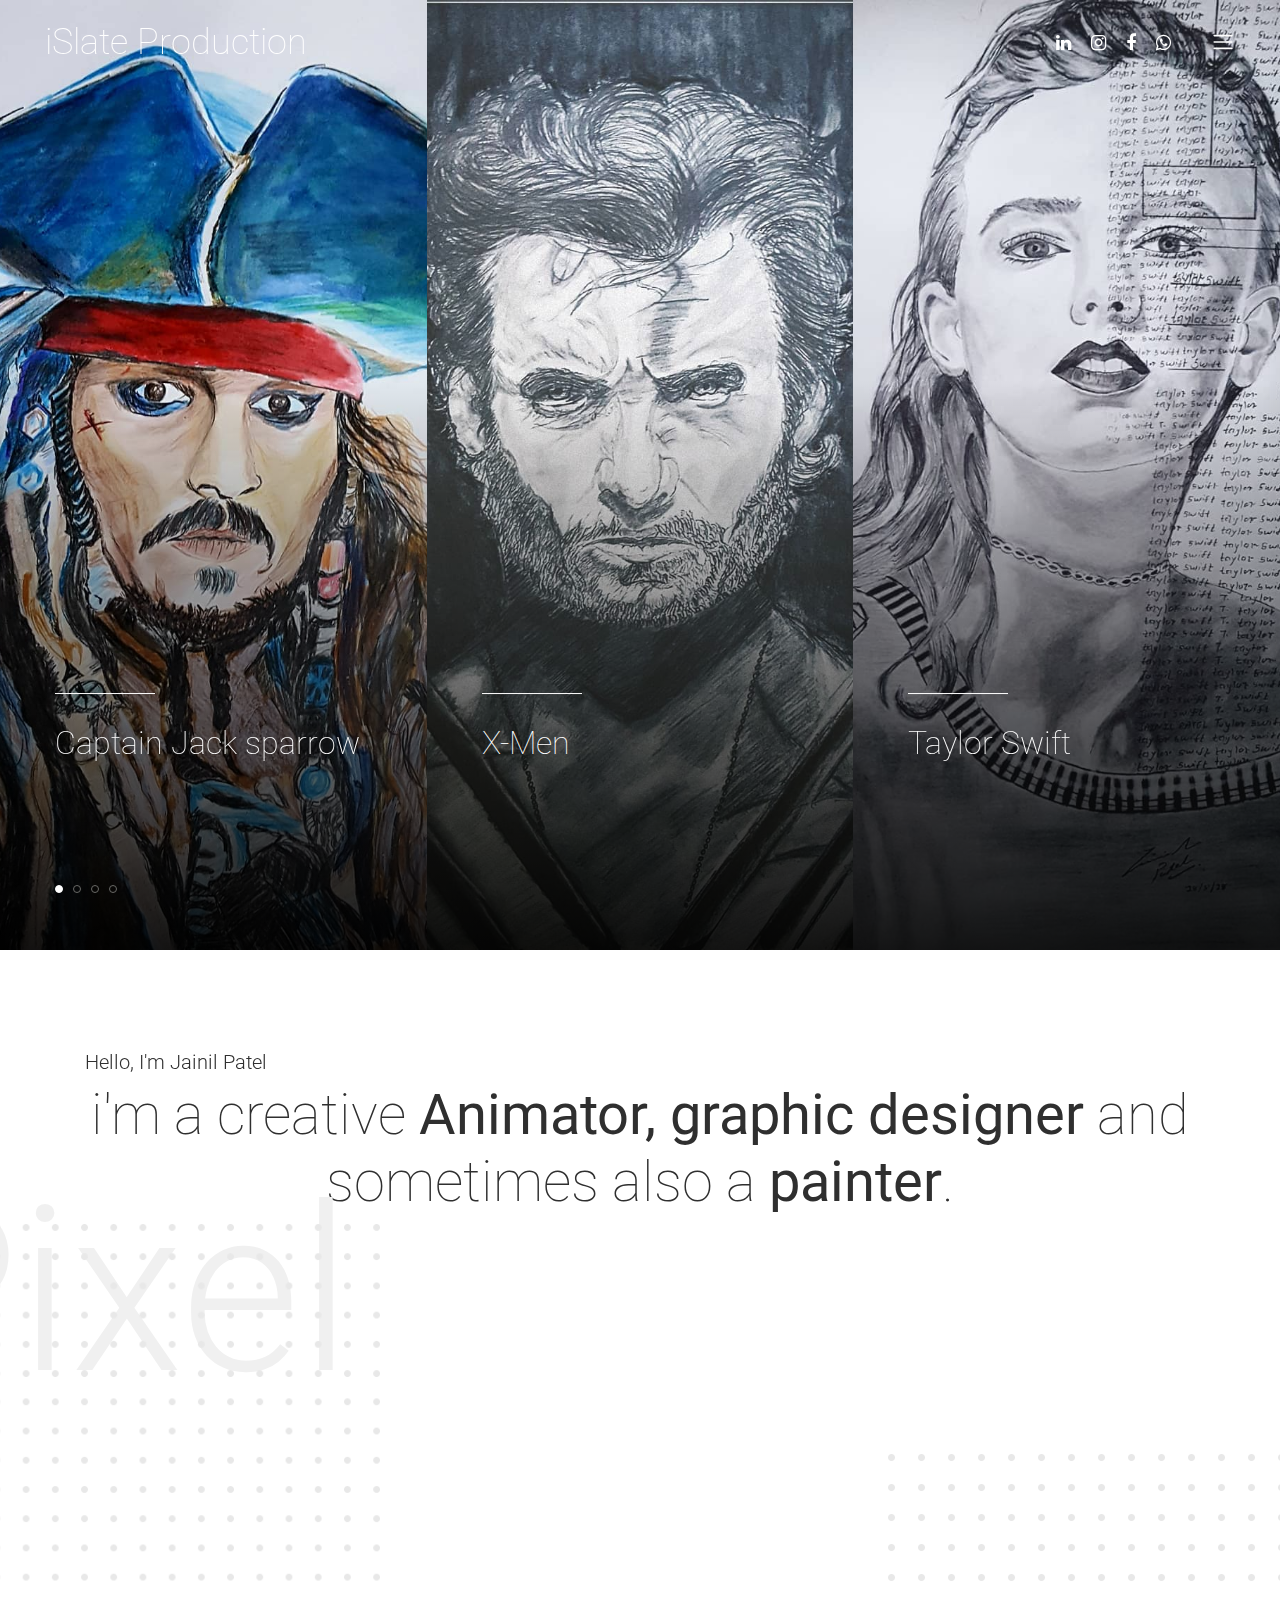
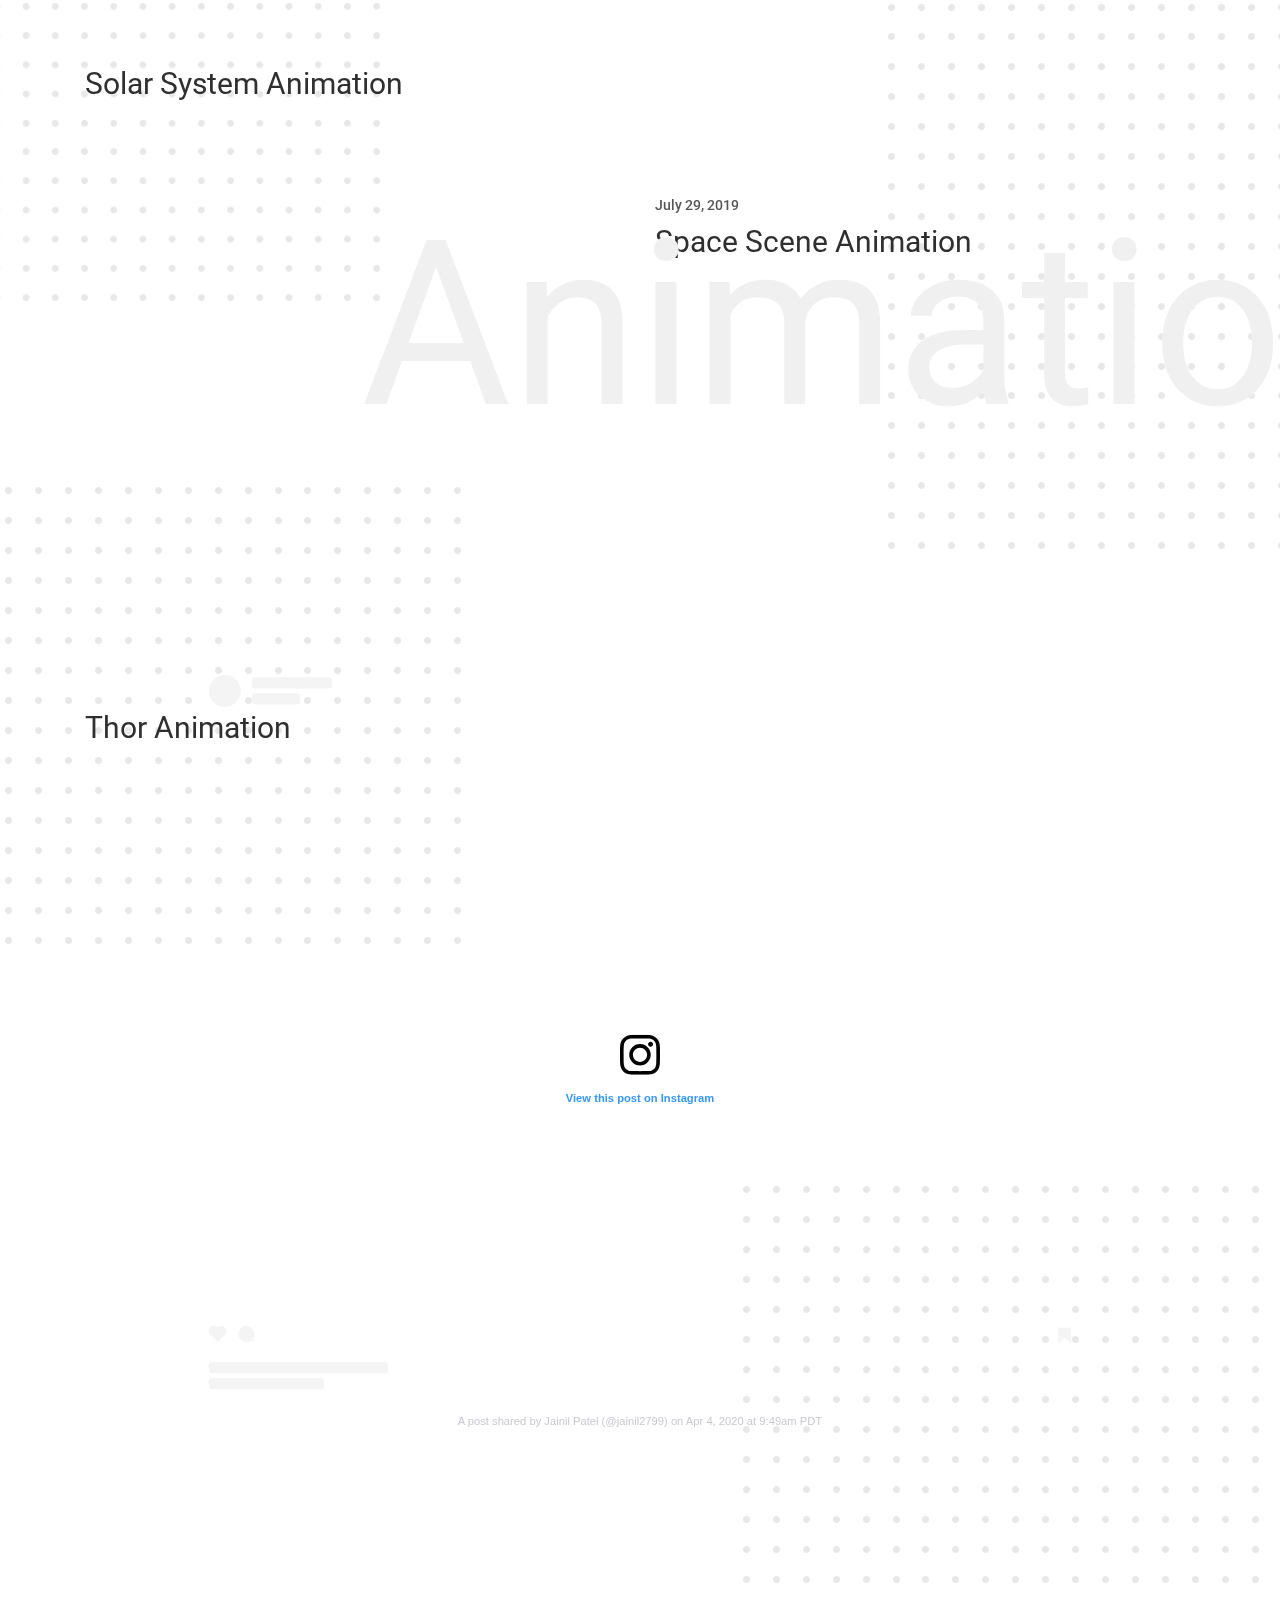
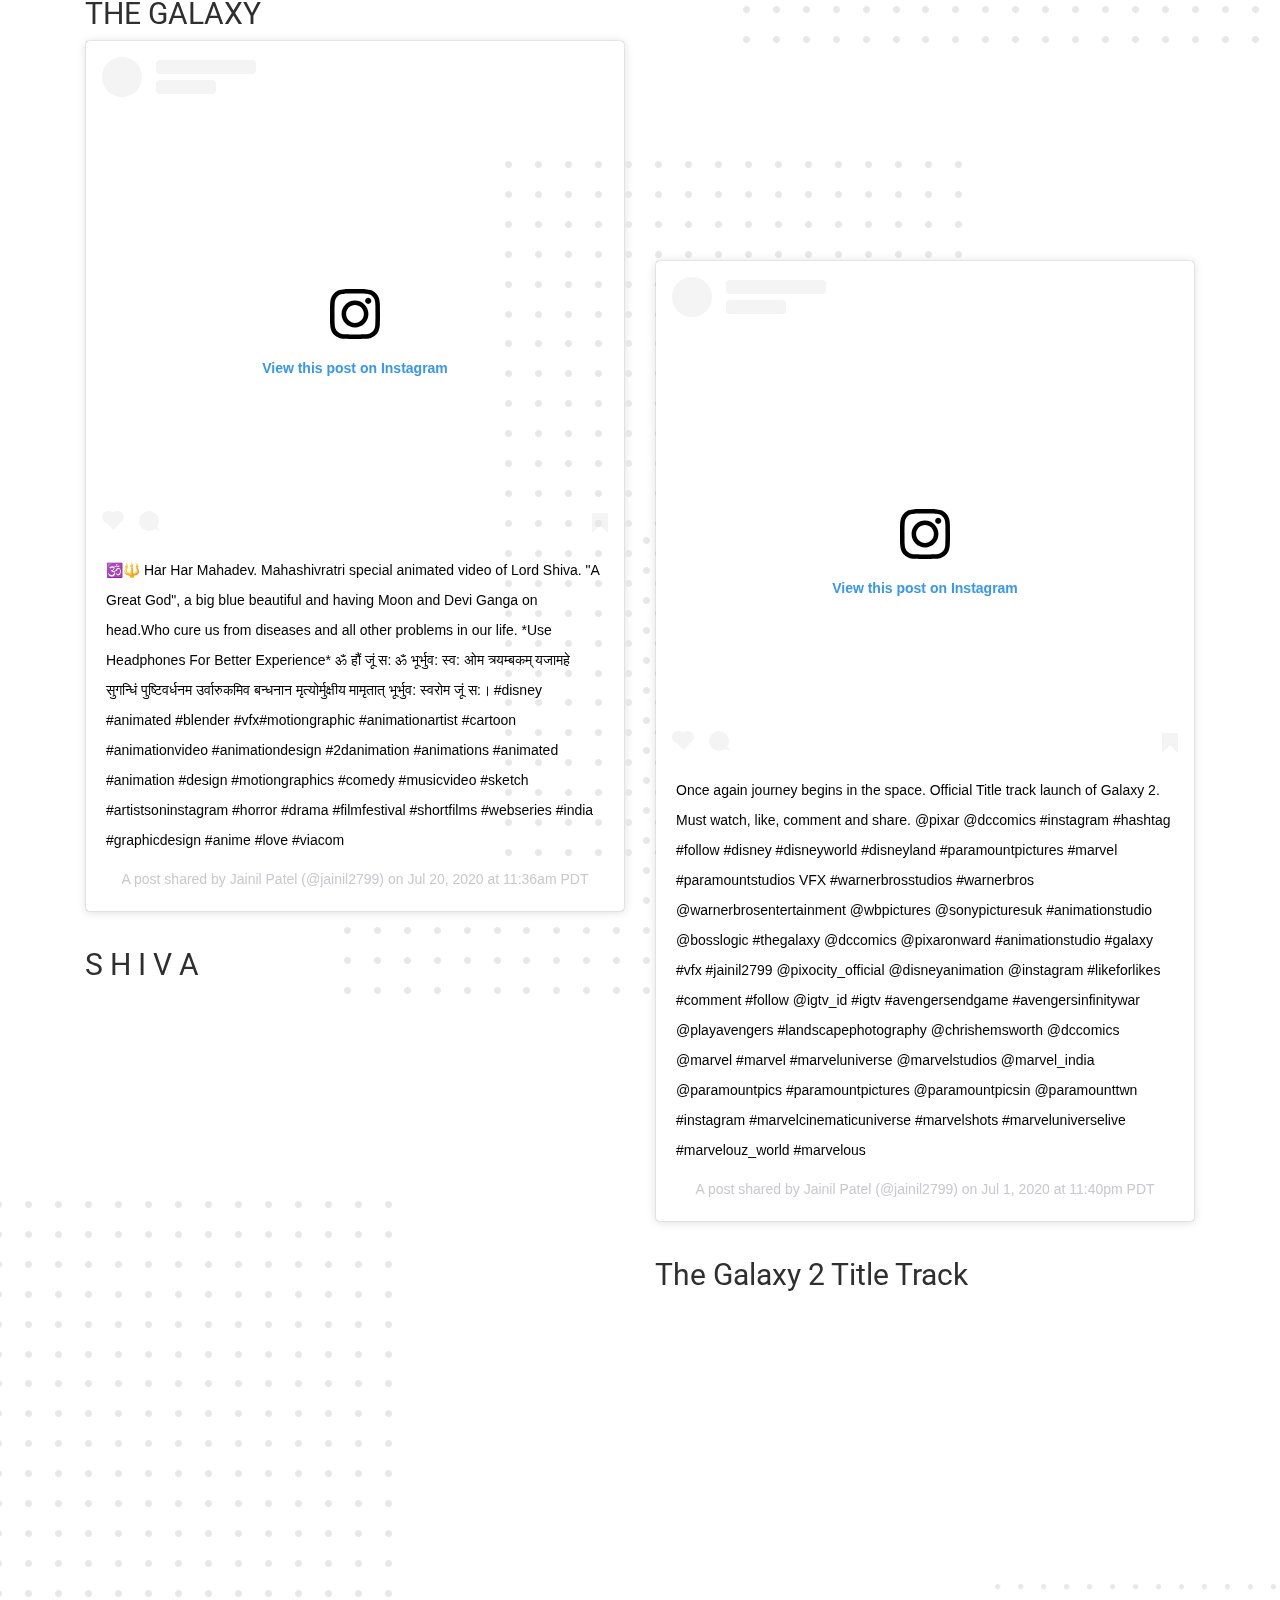
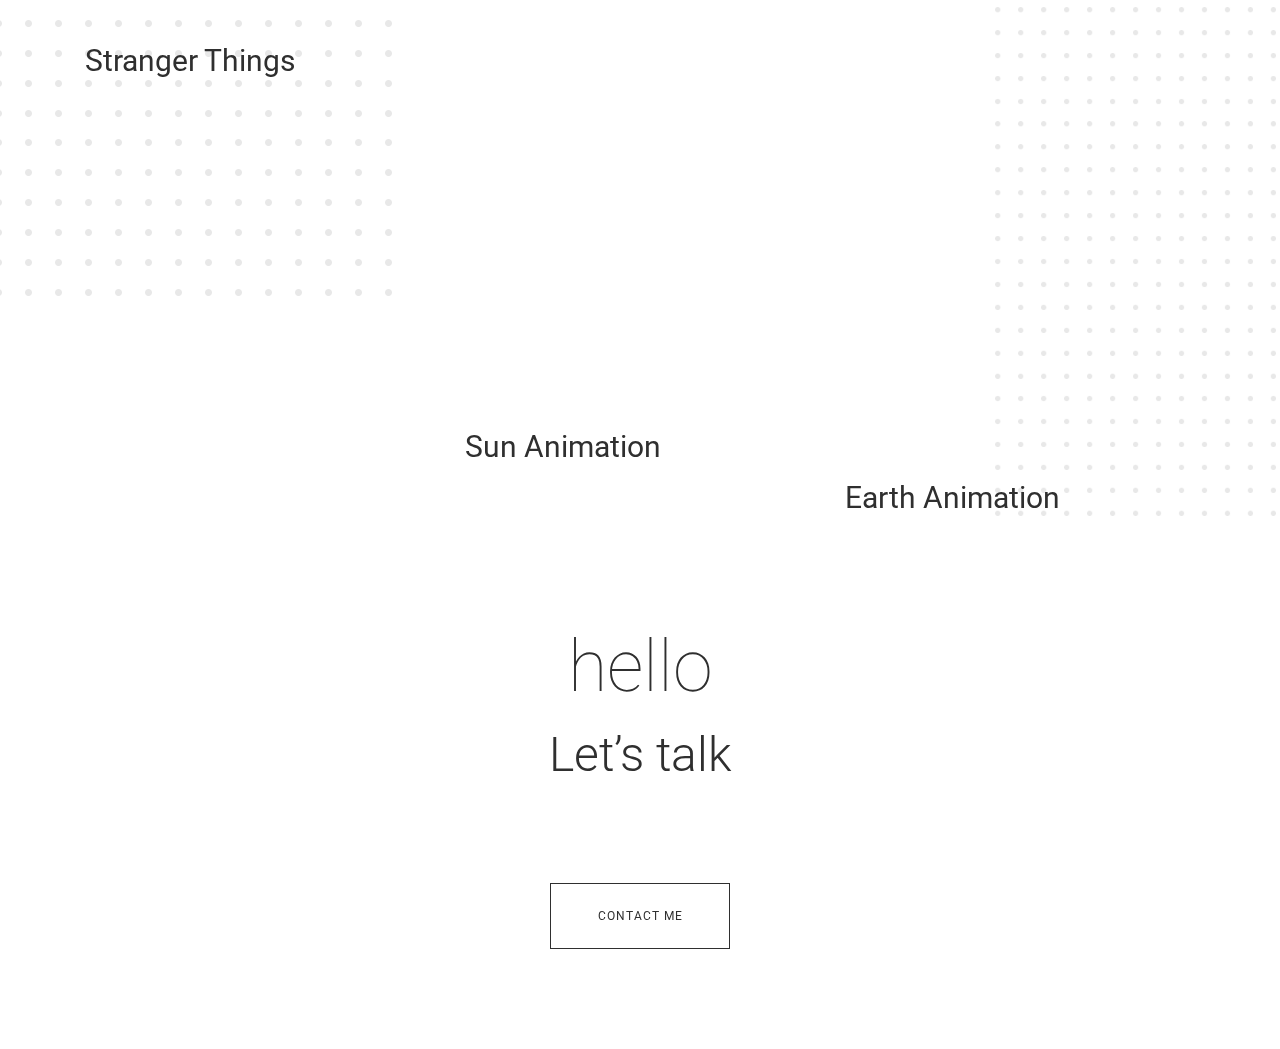
<file: index.html>
<!DOCTYPE html>
<html lang="en" style="touch-action: unset !important">

<head>
    <meta charset="UTF-8">
    <meta name="description" content="">
    <meta http-equiv="X-UA-Compatible" content="IE=edge">
    <meta name="viewport" content="width=device-width, initial-scale=1, shrink-to-fit=no">
    <!-- The above 4 meta tags *must* come first in the head; any other head content must come *after* these tags -->

    <!-- Title  -->
    <title>iSate Production</title>

    <!-- Favicon  -->
    <link rel="icon" href="img/core-img/jainillogo.png">

    <!-- Style CSS -->
    <link rel="stylesheet" href="style.css">
  
    
    
    

   <!-- Global site tag (gtag.js) - Google Analytics -->
<script async src="https://www.googletagmanager.com/gtag/js?id=UA-165982109-1"></script>
<script>
  window.dataLayer = window.dataLayer || [];
  function gtag(){dataLayer.push(arguments);}
  gtag('js', new Date());

  gtag('config', 'UA-165982109-1');
</script>


    
</head>

<body>
   
    <!-- Preloader Start -->
    <div id="preloader">
        <div class="preload-content">
            <div id="Jainil's Studio-load"></div>
        </div>
    </div>
    <!-- Preloader End -->

    <!-- Grids -->
    <div class="grids d-flex justify-content-between">
        <div class="grid1"></div>
        <div class="grid2"></div>
        <div class="grid3"></div>
        <div class="grid4"></div>
        <div class="grid5"></div>
        <div class="grid6"></div>
        <div class="grid7"></div>
        <div class="grid8"></div>
        <div class="grid9"></div>
    </div>

    <!-- ***** Main Menu Area Start ***** -->
    <div class="mainMenu d-flex align-items-center justify-content-between">
        <!-- Close Icon -->
        <div class="closeIcon">
            <i class="ti-close" aria-hidden="true"></i>
        </div>
        <!-- Logo Area -->
        <div class="logo-area">
            <a href="index.html">iSlate Production</a>
        </div>
        <!-- Nav -->
        <div class="Jainil's StudioNav wow fadeInUp" data-wow-delay="1s">
            <nav>
                <ul>
                    <li class="nav-item active">
                        <a class="nav-link" href="index.html">Home</a>
                    </li>
                    <li class="nav-item">
                        <a class="nav-link" href="about-me.html">About Me</a>
                    </li>
                    <li class="nav-item">
                        <a class="nav-link" href="services.html">Services</a>
                    </li>
                    <li class="nav-item">
                        <a class="nav-link" href="portfolio.html">Portfolio</a>
                    </li>
                    
                    <li class="nav-item">
                        <a class="nav-link" href="contact.html">Contact</a>
                    </li>
                </ul>
            </nav>
        </div>
        
</p>
        </div>
    </div>
    <!-- ***** Main Menu Area End ***** -->

    <!-- ***** Header Area Start ***** -->
    <header class="header-area">
        <div class="container-fluid">
            <div class="row">
                <div class="col-12">
                    <div class="menu-area d-flex justify-content-between">
                        <!-- Logo Area  -->
                        <div class="logo-area">
                            <a href="index.html">iSlate Production</a>
                        </div>

                        <div class="menu-content-area d-flex align-items-center">
                            <!-- Header Social Area -->
                            <div class="header-social-area d-flex align-items-center">
                                <a href="https://www.linkedin.com/in/jainil-patel-4b9291186/" data-toggle="tooltip" data-placement="bottom" title="Linkedin"><i class="fa fa-linkedin" aria-hidden="true"></i></a>
                                <a href="https://www.instagram.com/jainil2799/" data-toggle="tooltip" data-placement="bottom" title="Instagram"><i class="fa fa-instagram" aria-hidden="true"></i></a>
                                <a href="https://www.facebook.com/jainil.patel.9889" data-toggle="tooltip" data-placement="bottom" title="Facebook"><i class="fa fa-facebook" aria-hidden="true"></i></a>
                                <a href="https://wa.link/0iaut3" data-toggle="tooltip" data-placement="bottom" title="whatsapp"><i class="fa fa-whatsapp" aria-hidden="true"></i></a>
                            </div>
                            <!-- Menu Icon -->
                            <span class="navbar-toggler-icon" id="menuIcon"></span>
                        </div>
                    </div>
                </div>
            </div>
        </div>
    </header>
    <!-- ***** Header Area End ***** -->

    <!-- ***** Hero Area Start ***** -->
    <section class="hero-area">
        <div class="hero-slides owl-carousel">
            <!-- Single Hero Slide -->
            <div class="single-hero-slide bg-img slide-background-overlay" style="background-image: url(img/portfolio-img/36624341_415895085573172_8341735857962614784_n.jpg);">
                <div class="container h-100">
                    <div class="row h-100 align-items-end">
                        <div class="col-12">
                            <div class="hero-slides-content">
                                <div class="line"></div>
                                <h2>Captain Jack sparrow</h2>
                                <p></p>
                            </div>
                        </div>
                    </div>
                </div>
            </div>
            <!-- Single Hero Slide -->
            <div class="single-hero-slide bg-img slide-background-overlay" style="background-image: url(img/portfolio-img/43411649_2208489362770297_399662018451210240_n.jpg);">
                <div class="container h-100">
                    <div class="row h-100 align-items-end">
                        <div class="col-12">
                            <div class="hero-slides-content">
                                <div class="line"></div>
                                <h2>X-Men</h2>
                                <p></p>
                            </div>
                        </div>
                    </div>
                </div>
            </div>
            <!-- Single Hero Slide -->
            <div class="single-hero-slide bg-img slide-background-overlay" style="background-image: url(img/portfolio-img/38644613_1877592499203210_4138557265823137792_n.jpg);">
                <div class="container h-100">
                    <div class="row h-100 align-items-end">
                        <div class="col-12">
                            <div class="hero-slides-content">
                                <div class="line"></div>
                                <h2>Taylor Swift</h2>
                                <p></p>
                            </div>
                        </div>
                    </div>
                </div>
            </div>
            <!-- Single Hero Slide -->
            <div class="single-hero-slide bg-img slide-background-overlay" style="background-image: url(img/portfolio-img/52784241_2089377454480823_4648223962276873386_n.jpg);">
                <div class="container h-100">
                    <div class="row h-100 align-items-end">
                        <div class="col-12">
                            <div class="hero-slides-content">
                                <div class="line"></div>
                                <h2>Shree Ganesha</h2>
                                <p></p>
                            </div>
                        </div>
                    </div>
                </div>
            </div>
            <!-- Single Hero Slide -->
            <div class="single-hero-slide bg-img slide-background-overlay" style="background-image: url(img/portfolio-img/56990442_814891792202901_2797588498564940832_n.jpg);">
                <div class="container h-100">
                    <div class="row h-100 align-items-end">
                        <div class="col-12">
                            <div class="hero-slides-content">
                                <div class="line"></div>
                                <h2>Shree Krishna</h2>
                                <p></p>
                            </div>
                        </div>
                    </div>
                </div>
            </div>
            <!-- Single Hero Slide -->
            <div class="single-hero-slide bg-img slide-background-overlay" style="background-image: url(img/portfolio-img/37774511_2089269361329355_5617105401058164736_n.jpg);">
                <div class="container h-100">
                    <div class="row h-100 align-items-end">
                        <div class="col-12">
                            <div class="hero-slides-content">
                                <div class="line"></div>
                                <h2>Baahubali and Bhallaladeva</h2>
                                <p></p>
                            </div>
                        </div>
                    </div>
                </div>
            </div>
            <!-- Single Hero Slide -->
            <div class="single-hero-slide bg-img slide-background-overlay" style="background-image: url(img/portfolio-img/65726653_622368674916320_4387904340583813226_n.jpg);">
                <div class="container h-100">
                    <div class="row h-100 align-items-end">
                        <div class="col-12">
                            <div class="hero-slides-content">
                                <div class="line"></div>
                                <h2>Shiv Shambho</h2>
                                <p></p>
                            </div>
                        </div>
                    </div>
                </div>
            </div>
            
            <!-- Single Hero Slide -->
            <div class="single-hero-slide bg-img slide-background-overlay" style="background-image: url(img/portfolio-img/28432780_226132404631185_1352838247822131200_n.jpg);">
                <div class="container h-100">
                    <div class="row h-100 align-items-end">
                        <div class="col-12">
                            <div class="hero-slides-content">
                                <div class="line"></div>
                                <h2>Bajrangbali</h2>
                                <p></p>
                            </div>
                        </div>
                    </div>
                </div>
            </div>
            <!-- Single Hero Slide -->
            <div class="single-hero-slide bg-img slide-background-overlay" style="background-image: url(img/portfolio-img/35575195_1686959374765443_6510627743028215808_n.jpg);">
                <div class="container h-100">
                    <div class="row h-100 align-items-end">
                        <div class="col-12">
                            <div class="hero-slides-content">
                                <div class="line"></div>
                                <h2>Hanuman</h2>
                                <p></p>
                            </div>
                        </div>
                    </div>
                </div>
            </div>
            <!-- Single Hero Slide -->
            <div class="single-hero-slide bg-img slide-background-overlay" style="background-image: url(img/portfolio-img/28433565_152784798736370_8011814152664252416_n.jpg);">
                <div class="container h-100">
                    <div class="row h-100 align-items-end">
                        <div class="col-12">
                            <div class="hero-slides-content">
                                <div class="line"></div>
                                <h2>Night View</h2>
                                <p></p>
                            </div>
                        </div>
                    </div>
                </div>
            </div>
            <!-- Single Hero Slide -->
            <div class="single-hero-slide bg-img slide-background-overlay" style="background-image: url(img/portfolio-img/28753969_587276484938946_7935339257776832512_n.jpg);">
                <div class="container h-100">
                    <div class="row h-100 align-items-end">
                        <div class="col-12">
                            <div class="hero-slides-content">
                                <div class="line"></div>
                                <h2>Canvas Painting</h2>
                                <p></p>
                            </div>
                        </div>
                    </div>
                </div>
            </div>
        </div>
    </section>
    <!-- ***** Hero Area End ***** -->

    <!-- ***** Portfolio Area Start ***** -->
    <div class="portfolio-area section-padding-100">
        <div class="container">
            <div class="row">
                <div class="col-12">
                    <div class="portfolio-title">
                        <h5>Hello, I'm <span>Jainil Patel</span></h5>
                        <h2> i'm a creative <span>Animator, graphic designer</span> and sometimes also a <span>painter</span>.</h2>
                    </div>
                </div>
            </div>

            <div class="row justify-content-between">
                <!-- Single Portfoio Area -->
                <div class="col-12 col-md-5">
                    <div class="single-portfolio-item mt-100 portfolio-item-1 wow fadeIn">
                        <div class="backend-content">
                            <img class="dots" src="img/core-img/dots.png" alt="">
                            <h2>iPixel</h2>
                        </div>
                        <div class="portfolio-thumb">
                           <iframe style="max-width:550px; width: 100%; height: 300px"   src="https://www.youtube.com/embed/V0l-pxypxZY" frameborder="0" allow="accelerometer; autoplay; encrypted-media; gyroscope; picture-in-picture" allowfullscreen></iframe>
                            
                        </div>
                        <div class="portfolio-meta">
                            <p class="portfolio-date"></p>
                            <h2><b>Solar System Animation</b></h2>
                        </div>
                    </div>
                </div> 
                <!-- Single Portfoio Area -->
                <div class="col-12 col-md-6">
                    <div class="single-portfolio-item mt-230 portfolio-item-2 wow fadeIn">
                        <div class="backend-content">
                            <img class="dots" src="img/core-img/dots.png" alt="">
                        </div>
                        <div class="portfolio-thumb">
                           <iframe style="max-width:550px; width: 100%; height: 300px" width="640" height="350" src="https://www.youtube.com/embed/rNUZQUukGgo" frameborder="0" allow="accelerometer; autoplay; encrypted-media; gyroscope; picture-in-picture" allowfullscreen></iframe>
                        </div>
                        <div class="portfolio-meta">
                            <p class="portfolio-date">July 29, 2019</p>
                            <h2><b>Space Scene Animation</b>  
                        </div>
                    </div>
                </div>
            </div>

            <div class="row">
                <!-- Single Portfoio Area -->
                <div class="col-12 col-md-10">
                    <div class="single-portfolio-item mt-100 portfolio-item-3 wow fadeIn">
                        <div class="backend-content">
                            <img class="dots" src="img/core-img/dots.png" alt="">
                            <h2><b>Animation</b></h2>
                        </div>
                        <div class="portfolio-thumb">
                           <iframe style="max-width:550px; width: 100%; height: 300px" width="450" height="260" src="https://www.youtube.com/embed/26HXf1Q64-w" frameborder="0" allow="accelerometer; autoplay; encrypted-media; gyroscope; picture-in-picture" allowfullscreen></iframe>
                        </div>
                        <div class="portfolio-meta">
                            <p class="portfolio-date"></p>
                            <h2><b>Thor Animation</b></h2>
                        </div>
                    </div>
                </div>
            </div>

            
                
                
                
                
                
                
                <div class="row justify-content-end">
                <!-- Single Portfoio Area -->
                <div class="col-12 col-md-288" style="margin-top: 30px">
                    <div class="single-portfolio-item portfolio-item-4 wow fadeIn">
                        <div class="backend-content">
                            <img class="dots" src="img/core-img/dots.png" alt="">
                        </div>
                        <div class="portfolio-thumb">
                          <blockquote style="transform: scale(0.8)" class="instagram-media" data-instgrm-permalink="https://www.instagram.com/tv/B-kPJ5tAssH/?utm_source=ig_embed&amp;utm_campaign=loading" data-instgrm-version="12" style=" background:#FFF; border:0; border-radius:3px; box-shadow:0 0 1px 0 rgba(0,0,0,0.5),0 1px 10px 0 rgba(0,0,0,0.15); margin: 1px; max-width:540px; min-width:370px; padding:0; width:99.375%; width:-webkit-calc(100% - 2px); width:calc(100% - 2px);"><div style="padding:16px;"> <a href="https://www.instagram.com/tv/B-kPJ5tAssH/?utm_source=ig_embed&amp;utm_campaign=loading" style=" background:#FFFFFF; line-height:0; padding:0 0; text-align:center; text-decoration:none; width:100%;" target="_blank"> <div style=" display: flex; flex-direction: row; align-items: center;"> <div style="background-color: #F4F4F4; border-radius: 50%; flex-grow: 0; height: 40px; margin-right: 14px; width: 40px;"></div> <div style="display: flex; flex-direction: column; flex-grow: 1; justify-content: center;"> <div style=" background-color: #F4F4F4; border-radius: 4px; flex-grow: 0; height: 14px; margin-bottom: 6px; width: 100px;"></div> <div style=" background-color: #F4F4F4; border-radius: 4px; flex-grow: 0; height: 14px; width: 60px;"></div></div></div><div style="padding: 19% 0;"></div> <div style="display:block; height:50px; margin:0 auto 12px; width:50px;"><svg width="50px" height="50px" viewBox="0 0 60 60" version="1.1" xmlns="https://www.w3.org/2000/svg" xmlns:xlink="https://www.w3.org/1999/xlink"><g stroke="none" stroke-width="1" fill="none" fill-rule="evenodd"><g transform="translate(-511.000000, -20.000000)" fill="#000000"><g><path d="M556.869,30.41 C554.814,30.41 553.148,32.076 553.148,34.131 C553.148,36.186 554.814,37.852 556.869,37.852 C558.924,37.852 560.59,36.186 560.59,34.131 C560.59,32.076 558.924,30.41 556.869,30.41 M541,60.657 C535.114,60.657 530.342,55.887 530.342,50 C530.342,44.114 535.114,39.342 541,39.342 C546.887,39.342 551.658,44.114 551.658,50 C551.658,55.887 546.887,60.657 541,60.657 M541,33.886 C532.1,33.886 524.886,41.1 524.886,50 C524.886,58.899 532.1,66.113 541,66.113 C549.9,66.113 557.115,58.899 557.115,50 C557.115,41.1 549.9,33.886 541,33.886 M565.378,62.101 C565.244,65.022 564.756,66.606 564.346,67.663 C563.803,69.06 563.154,70.057 562.106,71.106 C561.058,72.155 560.06,72.803 558.662,73.347 C557.607,73.757 556.021,74.244 553.102,74.378 C549.944,74.521 548.997,74.552 541,74.552 C533.003,74.552 532.056,74.521 528.898,74.378 C525.979,74.244 524.393,73.757 523.338,73.347 C521.94,72.803 520.942,72.155 519.894,71.106 C518.846,70.057 518.197,69.06 517.654,67.663 C517.244,66.606 516.755,65.022 516.623,62.101 C516.479,58.943 516.448,57.996 516.448,50 C516.448,42.003 516.479,41.056 516.623,37.899 C516.755,34.978 517.244,33.391 517.654,32.338 C518.197,30.938 518.846,29.942 519.894,28.894 C520.942,27.846 521.94,27.196 523.338,26.654 C524.393,26.244 525.979,25.756 528.898,25.623 C532.057,25.479 533.004,25.448 541,25.448 C548.997,25.448 549.943,25.479 553.102,25.623 C556.021,25.756 557.607,26.244 558.662,26.654 C560.06,27.196 561.058,27.846 562.106,28.894 C563.154,29.942 563.803,30.938 564.346,32.338 C564.756,33.391 565.244,34.978 565.378,37.899 C565.522,41.056 565.552,42.003 565.552,50 C565.552,57.996 565.522,58.943 565.378,62.101 M570.82,37.631 C570.674,34.438 570.167,32.258 569.425,30.349 C568.659,28.377 567.633,26.702 565.965,25.035 C564.297,23.368 562.623,22.342 560.652,21.575 C558.743,20.834 556.562,20.326 553.369,20.18 C550.169,20.033 549.148,20 541,20 C532.853,20 531.831,20.033 528.631,20.18 C525.438,20.326 523.257,20.834 521.349,21.575 C519.376,22.342 517.703,23.368 516.035,25.035 C514.368,26.702 513.342,28.377 512.574,30.349 C511.834,32.258 511.326,34.438 511.181,37.631 C511.035,40.831 511,41.851 511,50 C511,58.147 511.035,59.17 511.181,62.369 C511.326,65.562 511.834,67.743 512.574,69.651 C513.342,71.625 514.368,73.296 516.035,74.965 C517.703,76.634 519.376,77.658 521.349,78.425 C523.257,79.167 525.438,79.673 528.631,79.82 C531.831,79.965 532.853,80.001 541,80.001 C549.148,80.001 550.169,79.965 553.369,79.82 C556.562,79.673 558.743,79.167 560.652,78.425 C562.623,77.658 564.297,76.634 565.965,74.965 C567.633,73.296 568.659,71.625 569.425,69.651 C570.167,67.743 570.674,65.562 570.82,62.369 C570.966,59.17 571,58.147 571,50 C571,41.851 570.966,40.831 570.82,37.631"></path></g></g></g></svg></div><div style="padding-top: 8px;"> <div style=" color:#3897f0; font-family:Arial,sans-serif; font-size:14px; font-style:normal; font-weight:550; line-height:18px;"> View this post on Instagram</div></div><div style="padding: 12.5% 0;"></div> <div style="display: flex; flex-direction: row; margin-bottom: 14px; align-items: center;"><div> <div style="background-color: #F4F4F4; border-radius: 50%; height: 12.5px; width: 12.5px; transform: translateX(0px) translateY(7px);"></div> <div style="background-color: #F4F4F4; height: 12.5px; transform: rotate(-45deg) translateX(3px) translateY(1px); width: 12.5px; flex-grow: 0; margin-right: 14px; margin-left: 2px;"></div> <div style="background-color: #F4F4F4; border-radius: 50%; height: 12.5px; width: 12.5px; transform: translateX(9px) translateY(-18px);"></div></div><div style="margin-left: 8px;"> <div style=" background-color: #F4F4F4; border-radius: 50%; flex-grow: 0; height: 20px; width: 20px;"></div> <div style=" width: 0; height: 0; border-top: 2px solid transparent; border-left: 6px solid #f4f4f4; border-bottom: 2px solid transparent; transform: translateX(16px) translateY(-4px) rotate(30deg)"></div></div><div style="margin-left: auto;"> <div style=" width: 0px; border-top: 8px solid #F4F4F4; border-right: 8px solid transparent; transform: translateY(16px);"></div> <div style=" background-color: #F4F4F4; flex-grow: 0; height: 12px; width: 16px; transform: translateY(-4px);"></div> <div style=" width: 0; height: 0; border-top: 8px solid #F4F4F4; border-left: 8px solid transparent; transform: translateY(-4px) translateX(8px);"></div></div></div> <div style="display: flex; flex-direction: column; flex-grow: 1; justify-content: center; margin-bottom: 24px;"> <div style=" background-color: #F4F4F4; border-radius: 4px; flex-grow: 0; height: 14px; margin-bottom: 6px; width: 224px;"></div> <div style=" background-color: #F4F4F4; border-radius: 4px; flex-grow: 0; height: 14px; width: 144px;"></div></div></a><p style=" color:#c9c8cd; font-family:Arial,sans-serif; font-size:14px; line-height:17px; margin-bottom:0; margin-top:8px; overflow:hidden; padding:8px 0 7px; text-align:center; text-overflow:ellipsis; white-space:nowrap;"><a href="https://www.instagram.com/tv/B-kPJ5tAssH/?utm_source=ig_embed&amp;utm_campaign=loading" style=" color:#c9c8cd; font-family:Arial,sans-serif; font-size:14px; font-style:normal; font-weight:normal; line-height:17px; text-decoration:none;" target="_blank">A post shared by Jainil Patel (@jainil2799)</a> on <time style=" font-family:Arial,sans-serif; font-size:14px; line-height:17px;" datetime="2020-04-04T16:49:04+00:00">Apr 4, 2020 at 9:49am PDT</time></p></div></blockquote> <script async src="//www.instagram.com/embed.js"></script>
                        </div>
                        <div class="portfolio-meta">
                            <p class="portfolio-date"></p>
                            <h2><b>THE GALAXY</b></h2>
                        </div>
                    </div>
                </div>
                <div class="col-12 col-md-6">
                    <div class="single-portfolio-item portfolio-item-4 wow fadeIn">
                        <div class="backend-content">
                            <img class="dots" src="img/core-img/dots.png" alt="">
                        </div>
                        <div class="portfolio-thumb">
                
                <blockquote class="instagram-media" data-instgrm-captioned data-instgrm-permalink="https://www.instagram.com/tv/CC38nb9F9Ic/?utm_source=ig_embed&amp;utm_campaign=loading" data-instgrm-version="12" style=" background:#FFF; border:0; border-radius:3px; box-shadow:0 0 1px 0 rgba(0,0,0,0.5),0 1px 10px 0 rgba(0,0,0,0.15); margin: 1px; max-width:540px; min-width:326px; padding:0; width:99.375%; width:-webkit-calc(100% - 2px); width:calc(100% - 2px);"><div style="padding:16px;"> <a href="https://www.instagram.com/tv/CC38nb9F9Ic/?utm_source=ig_embed&amp;utm_campaign=loading" style=" background:#FFFFFF; line-height:0; padding:0 0; text-align:center; text-decoration:none; width:100%;" target="_blank"> <div style=" display: flex; flex-direction: row; align-items: center;"> <div style="background-color: #F4F4F4; border-radius: 50%; flex-grow: 0; height: 40px; margin-right: 14px; width: 40px;"></div> <div style="display: flex; flex-direction: column; flex-grow: 1; justify-content: center;"> <div style=" background-color: #F4F4F4; border-radius: 4px; flex-grow: 0; height: 14px; margin-bottom: 6px; width: 100px;"></div> <div style=" background-color: #F4F4F4; border-radius: 4px; flex-grow: 0; height: 14px; width: 60px;"></div></div></div><div style="padding: 19% 0;"></div> <div style="display:block; height:50px; margin:0 auto 12px; width:50px;"><svg width="50px" height="50px" viewBox="0 0 60 60" version="1.1" xmlns="https://www.w3.org/2000/svg" xmlns:xlink="https://www.w3.org/1999/xlink"><g stroke="none" stroke-width="1" fill="none" fill-rule="evenodd"><g transform="translate(-511.000000, -20.000000)" fill="#000000"><g><path d="M556.869,30.41 C554.814,30.41 553.148,32.076 553.148,34.131 C553.148,36.186 554.814,37.852 556.869,37.852 C558.924,37.852 560.59,36.186 560.59,34.131 C560.59,32.076 558.924,30.41 556.869,30.41 M541,60.657 C535.114,60.657 530.342,55.887 530.342,50 C530.342,44.114 535.114,39.342 541,39.342 C546.887,39.342 551.658,44.114 551.658,50 C551.658,55.887 546.887,60.657 541,60.657 M541,33.886 C532.1,33.886 524.886,41.1 524.886,50 C524.886,58.899 532.1,66.113 541,66.113 C549.9,66.113 557.115,58.899 557.115,50 C557.115,41.1 549.9,33.886 541,33.886 M565.378,62.101 C565.244,65.022 564.756,66.606 564.346,67.663 C563.803,69.06 563.154,70.057 562.106,71.106 C561.058,72.155 560.06,72.803 558.662,73.347 C557.607,73.757 556.021,74.244 553.102,74.378 C549.944,74.521 548.997,74.552 541,74.552 C533.003,74.552 532.056,74.521 528.898,74.378 C525.979,74.244 524.393,73.757 523.338,73.347 C521.94,72.803 520.942,72.155 519.894,71.106 C518.846,70.057 518.197,69.06 517.654,67.663 C517.244,66.606 516.755,65.022 516.623,62.101 C516.479,58.943 516.448,57.996 516.448,50 C516.448,42.003 516.479,41.056 516.623,37.899 C516.755,34.978 517.244,33.391 517.654,32.338 C518.197,30.938 518.846,29.942 519.894,28.894 C520.942,27.846 521.94,27.196 523.338,26.654 C524.393,26.244 525.979,25.756 528.898,25.623 C532.057,25.479 533.004,25.448 541,25.448 C548.997,25.448 549.943,25.479 553.102,25.623 C556.021,25.756 557.607,26.244 558.662,26.654 C560.06,27.196 561.058,27.846 562.106,28.894 C563.154,29.942 563.803,30.938 564.346,32.338 C564.756,33.391 565.244,34.978 565.378,37.899 C565.522,41.056 565.552,42.003 565.552,50 C565.552,57.996 565.522,58.943 565.378,62.101 M570.82,37.631 C570.674,34.438 570.167,32.258 569.425,30.349 C568.659,28.377 567.633,26.702 565.965,25.035 C564.297,23.368 562.623,22.342 560.652,21.575 C558.743,20.834 556.562,20.326 553.369,20.18 C550.169,20.033 549.148,20 541,20 C532.853,20 531.831,20.033 528.631,20.18 C525.438,20.326 523.257,20.834 521.349,21.575 C519.376,22.342 517.703,23.368 516.035,25.035 C514.368,26.702 513.342,28.377 512.574,30.349 C511.834,32.258 511.326,34.438 511.181,37.631 C511.035,40.831 511,41.851 511,50 C511,58.147 511.035,59.17 511.181,62.369 C511.326,65.562 511.834,67.743 512.574,69.651 C513.342,71.625 514.368,73.296 516.035,74.965 C517.703,76.634 519.376,77.658 521.349,78.425 C523.257,79.167 525.438,79.673 528.631,79.82 C531.831,79.965 532.853,80.001 541,80.001 C549.148,80.001 550.169,79.965 553.369,79.82 C556.562,79.673 558.743,79.167 560.652,78.425 C562.623,77.658 564.297,76.634 565.965,74.965 C567.633,73.296 568.659,71.625 569.425,69.651 C570.167,67.743 570.674,65.562 570.82,62.369 C570.966,59.17 571,58.147 571,50 C571,41.851 570.966,40.831 570.82,37.631"></path></g></g></g></svg></div><div style="padding-top: 8px;"> <div style=" color:#3897f0; font-family:Arial,sans-serif; font-size:14px; font-style:normal; font-weight:550; line-height:18px;"> View this post on Instagram</div></div><div style="padding: 12.5% 0;"></div> <div style="display: flex; flex-direction: row; margin-bottom: 14px; align-items: center;"><div> <div style="background-color: #F4F4F4; border-radius: 50%; height: 12.5px; width: 12.5px; transform: translateX(0px) translateY(7px);"></div> <div style="background-color: #F4F4F4; height: 12.5px; transform: rotate(-45deg) translateX(3px) translateY(1px); width: 12.5px; flex-grow: 0; margin-right: 14px; margin-left: 2px;"></div> <div style="background-color: #F4F4F4; border-radius: 50%; height: 12.5px; width: 12.5px; transform: translateX(9px) translateY(-18px);"></div></div><div style="margin-left: 8px;"> <div style=" background-color: #F4F4F4; border-radius: 50%; flex-grow: 0; height: 20px; width: 20px;"></div> <div style=" width: 0; height: 0; border-top: 2px solid transparent; border-left: 6px solid #f4f4f4; border-bottom: 2px solid transparent; transform: translateX(16px) translateY(-4px) rotate(30deg)"></div></div><div style="margin-left: auto;"> <div style=" width: 0px; border-top: 8px solid #F4F4F4; border-right: 8px solid transparent; transform: translateY(16px);"></div> <div style=" background-color: #F4F4F4; flex-grow: 0; height: 12px; width: 16px; transform: translateY(-4px);"></div> <div style=" width: 0; height: 0; border-top: 8px solid #F4F4F4; border-left: 8px solid transparent; transform: translateY(-4px) translateX(8px);"></div></div></div></a> <p style=" margin:8px 0 0 0; padding:0 4px;"> <a href="https://www.instagram.com/tv/CC38nb9F9Ic/?utm_source=ig_embed&amp;utm_campaign=loading" style=" color:#000; font-family:Arial,sans-serif; font-size:14px; font-style:normal; font-weight:normal; line-height:17px; text-decoration:none; word-wrap:break-word;" target="_blank">🕉️🔱 Har Har Mahadev. Mahashivratri special animated video of Lord Shiva. &#34;A Great God&#34;, a big blue beautiful and having Moon and Devi Ganga on head.Who cure us from diseases and all other problems in our life. *Use Headphones For Better Experience* ॐ हौं जूं स: ॐ भूर्भुव: स्व: ओम त्रयम्बकम् यजामहे सुगन्धिं पुष्टिवर्धनम उर्वारुकमिव बन्धनान मृत्योर्मुक्षीय मामृतात् भूर्भुव: स्वरोम जूं स:। #disney #animated #blender #vfx#motiongraphic #animationartist #cartoon #animationvideo #animationdesign #2danimation #animations #animated #animation #design #motiongraphics #comedy #musicvideo #sketch #artistsoninstagram #horror #drama #filmfestival #shortfilms #webseries #india #graphicdesign #anime #love #viacom</a></p> <p style=" color:#c9c8cd; font-family:Arial,sans-serif; font-size:14px; line-height:17px; margin-bottom:0; margin-top:8px; overflow:hidden; padding:8px 0 7px; text-align:center; text-overflow:ellipsis; white-space:nowrap;">A post shared by <a href="https://www.instagram.com/jainil2799/?utm_source=ig_embed&amp;utm_campaign=loading" style=" color:#c9c8cd; font-family:Arial,sans-serif; font-size:14px; font-style:normal; font-weight:normal; line-height:17px;" target="_blank"> Jainil Patel</a> (@jainil2799) on <time style=" font-family:Arial,sans-serif; font-size:14px; line-height:17px;" datetime="2020-07-20T18:36:51+00:00">Jul 20, 2020 at 11:36am PDT</time></p></div></blockquote> <script async src="//www.instagram.com/embed.js"></script>
                             </div>
                        <div class="portfolio-meta">
                            <p class="portfolio-date"></p>
                            <h2><b>S H I V A</b></h2>
                        </div>
                    </div>
                </div>
                 <div class="col-12 col-md-6">
                    <div class="single-portfolio-item portfolio-item- wow fadeIn">
                        <div class="backend-content">
                            <img class="dots" src="img/core-img/dots.png" alt="">
                        </div>
                        <div class="portfolio-thumb">
                
                <blockquote class="instagram-media" data-instgrm-captioned data-instgrm-permalink="https://www.instagram.com/p/CCIUVrugvZr/?utm_source=ig_embed&amp;utm_campaign=loading" data-instgrm-version="12" style=" background:#FFF; border:0; border-radius:3px; box-shadow:0 0 1px 0 rgba(0,0,0,0.5),0 1px 10px 0 rgba(0,0,0,0.15); margin: 1px; max-width:540px; min-width:326px; padding:0; width:99.375%; width:-webkit-calc(100% - 2px); width:calc(100% - 2px);"><div style="padding:16px;"> <a href="https://www.instagram.com/p/CCIUVrugvZr/?utm_source=ig_embed&amp;utm_campaign=loading" style=" background:#FFFFFF; line-height:0; padding:0 0; text-align:center; text-decoration:none; width:100%;" target="_blank"> <div style=" display: flex; flex-direction: row; align-items: center;"> <div style="background-color: #F4F4F4; border-radius: 50%; flex-grow: 0; height: 40px; margin-right: 14px; width: 40px;"></div> <div style="display: flex; flex-direction: column; flex-grow: 1; justify-content: center;"> <div style=" background-color: #F4F4F4; border-radius: 4px; flex-grow: 0; height: 14px; margin-bottom: 6px; width: 100px;"></div> <div style=" background-color: #F4F4F4; border-radius: 4px; flex-grow: 0; height: 14px; width: 60px;"></div></div></div><div style="padding: 19% 0;"></div> <div style="display:block; height:50px; margin:0 auto 12px; width:50px;"><svg width="50px" height="50px" viewBox="0 0 60 60" version="1.1" xmlns="https://www.w3.org/2000/svg" xmlns:xlink="https://www.w3.org/1999/xlink"><g stroke="none" stroke-width="1" fill="none" fill-rule="evenodd"><g transform="translate(-511.000000, -20.000000)" fill="#000000"><g><path d="M556.869,30.41 C554.814,30.41 553.148,32.076 553.148,34.131 C553.148,36.186 554.814,37.852 556.869,37.852 C558.924,37.852 560.59,36.186 560.59,34.131 C560.59,32.076 558.924,30.41 556.869,30.41 M541,60.657 C535.114,60.657 530.342,55.887 530.342,50 C530.342,44.114 535.114,39.342 541,39.342 C546.887,39.342 551.658,44.114 551.658,50 C551.658,55.887 546.887,60.657 541,60.657 M541,33.886 C532.1,33.886 524.886,41.1 524.886,50 C524.886,58.899 532.1,66.113 541,66.113 C549.9,66.113 557.115,58.899 557.115,50 C557.115,41.1 549.9,33.886 541,33.886 M565.378,62.101 C565.244,65.022 564.756,66.606 564.346,67.663 C563.803,69.06 563.154,70.057 562.106,71.106 C561.058,72.155 560.06,72.803 558.662,73.347 C557.607,73.757 556.021,74.244 553.102,74.378 C549.944,74.521 548.997,74.552 541,74.552 C533.003,74.552 532.056,74.521 528.898,74.378 C525.979,74.244 524.393,73.757 523.338,73.347 C521.94,72.803 520.942,72.155 519.894,71.106 C518.846,70.057 518.197,69.06 517.654,67.663 C517.244,66.606 516.755,65.022 516.623,62.101 C516.479,58.943 516.448,57.996 516.448,50 C516.448,42.003 516.479,41.056 516.623,37.899 C516.755,34.978 517.244,33.391 517.654,32.338 C518.197,30.938 518.846,29.942 519.894,28.894 C520.942,27.846 521.94,27.196 523.338,26.654 C524.393,26.244 525.979,25.756 528.898,25.623 C532.057,25.479 533.004,25.448 541,25.448 C548.997,25.448 549.943,25.479 553.102,25.623 C556.021,25.756 557.607,26.244 558.662,26.654 C560.06,27.196 561.058,27.846 562.106,28.894 C563.154,29.942 563.803,30.938 564.346,32.338 C564.756,33.391 565.244,34.978 565.378,37.899 C565.522,41.056 565.552,42.003 565.552,50 C565.552,57.996 565.522,58.943 565.378,62.101 M570.82,37.631 C570.674,34.438 570.167,32.258 569.425,30.349 C568.659,28.377 567.633,26.702 565.965,25.035 C564.297,23.368 562.623,22.342 560.652,21.575 C558.743,20.834 556.562,20.326 553.369,20.18 C550.169,20.033 549.148,20 541,20 C532.853,20 531.831,20.033 528.631,20.18 C525.438,20.326 523.257,20.834 521.349,21.575 C519.376,22.342 517.703,23.368 516.035,25.035 C514.368,26.702 513.342,28.377 512.574,30.349 C511.834,32.258 511.326,34.438 511.181,37.631 C511.035,40.831 511,41.851 511,50 C511,58.147 511.035,59.17 511.181,62.369 C511.326,65.562 511.834,67.743 512.574,69.651 C513.342,71.625 514.368,73.296 516.035,74.965 C517.703,76.634 519.376,77.658 521.349,78.425 C523.257,79.167 525.438,79.673 528.631,79.82 C531.831,79.965 532.853,80.001 541,80.001 C549.148,80.001 550.169,79.965 553.369,79.82 C556.562,79.673 558.743,79.167 560.652,78.425 C562.623,77.658 564.297,76.634 565.965,74.965 C567.633,73.296 568.659,71.625 569.425,69.651 C570.167,67.743 570.674,65.562 570.82,62.369 C570.966,59.17 571,58.147 571,50 C571,41.851 570.966,40.831 570.82,37.631"></path></g></g></g></svg></div><div style="padding-top: 8px;"> <div style=" color:#3897f0; font-family:Arial,sans-serif; font-size:14px; font-style:normal; font-weight:550; line-height:18px;"> View this post on Instagram</div></div><div style="padding: 12.5% 0;"></div> <div style="display: flex; flex-direction: row; margin-bottom: 14px; align-items: center;"><div> <div style="background-color: #F4F4F4; border-radius: 50%; height: 12.5px; width: 12.5px; transform: translateX(0px) translateY(7px);"></div> <div style="background-color: #F4F4F4; height: 12.5px; transform: rotate(-45deg) translateX(3px) translateY(1px); width: 12.5px; flex-grow: 0; margin-right: 14px; margin-left: 2px;"></div> <div style="background-color: #F4F4F4; border-radius: 50%; height: 12.5px; width: 12.5px; transform: translateX(9px) translateY(-18px);"></div></div><div style="margin-left: 8px;"> <div style=" background-color: #F4F4F4; border-radius: 50%; flex-grow: 0; height: 20px; width: 20px;"></div> <div style=" width: 0; height: 0; border-top: 2px solid transparent; border-left: 6px solid #f4f4f4; border-bottom: 2px solid transparent; transform: translateX(16px) translateY(-4px) rotate(30deg)"></div></div><div style="margin-left: auto;"> <div style=" width: 0px; border-top: 8px solid #F4F4F4; border-right: 8px solid transparent; transform: translateY(16px);"></div> <div style=" background-color: #F4F4F4; flex-grow: 0; height: 12px; width: 16px; transform: translateY(-4px);"></div> <div style=" width: 0; height: 0; border-top: 8px solid #F4F4F4; border-left: 8px solid transparent; transform: translateY(-4px) translateX(8px);"></div></div></div></a> <p style=" margin:8px 0 0 0; padding:0 4px;"> <a href="https://www.instagram.com/p/CCIUVrugvZr/?utm_source=ig_embed&amp;utm_campaign=loading" style=" color:#000; font-family:Arial,sans-serif; font-size:14px; font-style:normal; font-weight:normal; line-height:17px; text-decoration:none; word-wrap:break-word;" target="_blank">Once again journey begins in the space. Official Title track launch of Galaxy 2. Must watch, like, comment and share. @pixar @dccomics #instagram #hashtag #follow #disney #disneyworld #disneyland #paramountpictures #marvel #paramountstudios VFX #warnerbrosstudios #warnerbros @warnerbrosentertainment @wbpictures @sonypicturesuk #animationstudio @bosslogic #thegalaxy @dccomics @pixaronward #animationstudio #galaxy #vfx #jainil2799 @pixocity_official @disneyanimation @instagram #likeforlikes #comment #follow @igtv_id #igtv #avengersendgame #avengersinfinitywar @playavengers #landscapephotography @chrishemsworth @dccomics @marvel #marvel #marveluniverse @marvelstudios @marvel_india @paramountpics #paramountpictures @paramountpicsin @paramounttwn #instagram #marvelcinematicuniverse #marvelshots #marveluniverselive #marvelouz_world #marvelous</a></p> <p style=" color:#c9c8cd; font-family:Arial,sans-serif; font-size:14px; line-height:17px; margin-bottom:0; margin-top:8px; overflow:hidden; padding:8px 0 7px; text-align:center; text-overflow:ellipsis; white-space:nowrap;">A post shared by <a href="https://www.instagram.com/jainil2799/?utm_source=ig_embed&amp;utm_campaign=loading" style=" color:#c9c8cd; font-family:Arial,sans-serif; font-size:14px; font-style:normal; font-weight:normal; line-height:17px;" target="_blank"> Jainil Patel</a> (@jainil2799) on <time style=" font-family:Arial,sans-serif; font-size:14px; line-height:17px;" datetime="2020-07-02T06:40:11+00:00">Jul 1, 2020 at 11:40pm PDT</time></p></div></blockquote> <script async src="//www.instagram.com/embed.js"></script>
            
            </div>
                        <div class="portfolio-meta">
                            <p class="portfolio-date"></p>
                            <h2><b>The Galaxy 2 Title Track</b></h2>
                        </div>
                    </div>
                </div>
            </div>
                
                
                <!-- Single Portfoio Area -->
                
            
                
             <!-- Single Portfoio Area -->
               
            
            
            
            

            <div class="row">
                <!-- Single Portfoio Area -->
                <div class="col-12 col-md-10">
                    <div class="single-portfolio-item portfolio-item-10 wow fadeIn">
                        <div class="backend-content">
                            <img class="dots" src="img/core-img/dots.png" alt="">
                            
                        </div>
                        <div class="portfolio-thumb">
                            <iframe style="max-width:550px; width:100%; height: 300px" width="450" height="260" src="https://www.youtube.com/embed/ye6hIkSCcmY" frameborder="0" allow="accelerometer; autoplay; encrypted-media; gyroscope; picture-in-picture" allowfullscreen></iframe>
                        </div>
                        <div class="portfolio-meta">
                            <p class="portfolio-date"></p>
                            <h2><b>Stranger Things</b></h2>
                        </div>
                    </div>
                </div>
            </div>

            
            
            
            <div class="row justify-content-center">
                <!-- Single Portfoio Area -->
                <div class="col-12 col-md-4">
                    <div class="single-portfolio-item portfolio-item-6 wow fadeIn">
                        <div class="portfolio-thumb">
                            <iframe style="max-width:550px; width: 100%; height: 300px" width="400" height="265" src="https://www.youtube.com/embed/ibYarFXHw_Q" frameborder="0" allow="accelerometer; autoplay; encrypted-media; gyroscope; picture-in-picture" allowfullscreen></iframe>
                        </div>
                        <div class="portfolio-meta">
                            <p class="portfolio-date"></p>
                            <h2><b>Sun Animation</b></h2>
                        </div>
                    </div>
                </div>
            </div>

            <div class="row justify-content-end">
                <!-- Single Portfoio Area -->
                <div class="col-12 col-md-4">
                    <div class="single-portfolio-item portfolio-item-7 wow fadeIn">
                        <div class="backend-content">
                            <img class="dots" src="img/core-img/dots.png" alt="">
                            
                        </div>
                        <div class="portfolio-thumb">
                            <iframe style="max-width:500px; width: 100%; height: 300px" width="450" height="265" src="https://www.youtube.com/embed/W-IL8fyNQ94" frameborder="0" allow="accelerometer; autoplay; encrypted-media; gyroscope; picture-in-picture" allowfullscreen></iframe>
                        </div>
                        <div class="portfolio-meta">
                            <p class="portfolio-date"></p>
                            <h2><b>Earth Animation</b></h2>
                        </div>
                    </div>
                </div>
            </div>
        </div>
    </div>
    <!-- ***** Portfolio Area End ***** -->

    <!-- ***** Call to Action Area Start ***** -->
    <div class="sonar-call-to-action-area section-padding-0-100">
        <div class="backEnd-content">
            
        </div>
        <div class="container">
            <div class="row">
                <div class="col-12">
                    <div class="call-to-action-content wow fadeInUp" data-wow-delay="0.5s">
                        <h2>hello</h2>
                        <h5>Let’s talk</h5>
                        <a href="contact.html" class="btn sonar-btn mt-100">contact me</a>
                    </div>
                </div>
            </div>
        </div>
    </div>
    <!-- ***** Call to Action Area End ***** -->

    <!-- ***** Footer Area Start ***** -->
    <footer class="footer-area">
        <div class="container">
            <div class="row">
                <div class="col-20">
                    

                
                </div>
            </div>
        </div>
    </footer>
    <!-- ***** Footer Area End ***** -->

    <!-- jQuery (Necessary for All JavaScript Plugins) -->
    <script src="js/jquery/jquery-2.2.4.min.js"></script>
    <!-- Popper js -->
    <script src="js/popper.min.js"></script>
    <!-- Bootstrap js -->
    <script src="js/bootstrap.min.js"></script>
    <!-- Plugins js -->
    <script src="js/plugins.js"></script>
    <!-- Active js -->
    <script src="js/active.js"></script>

</body>

</html>
</file>
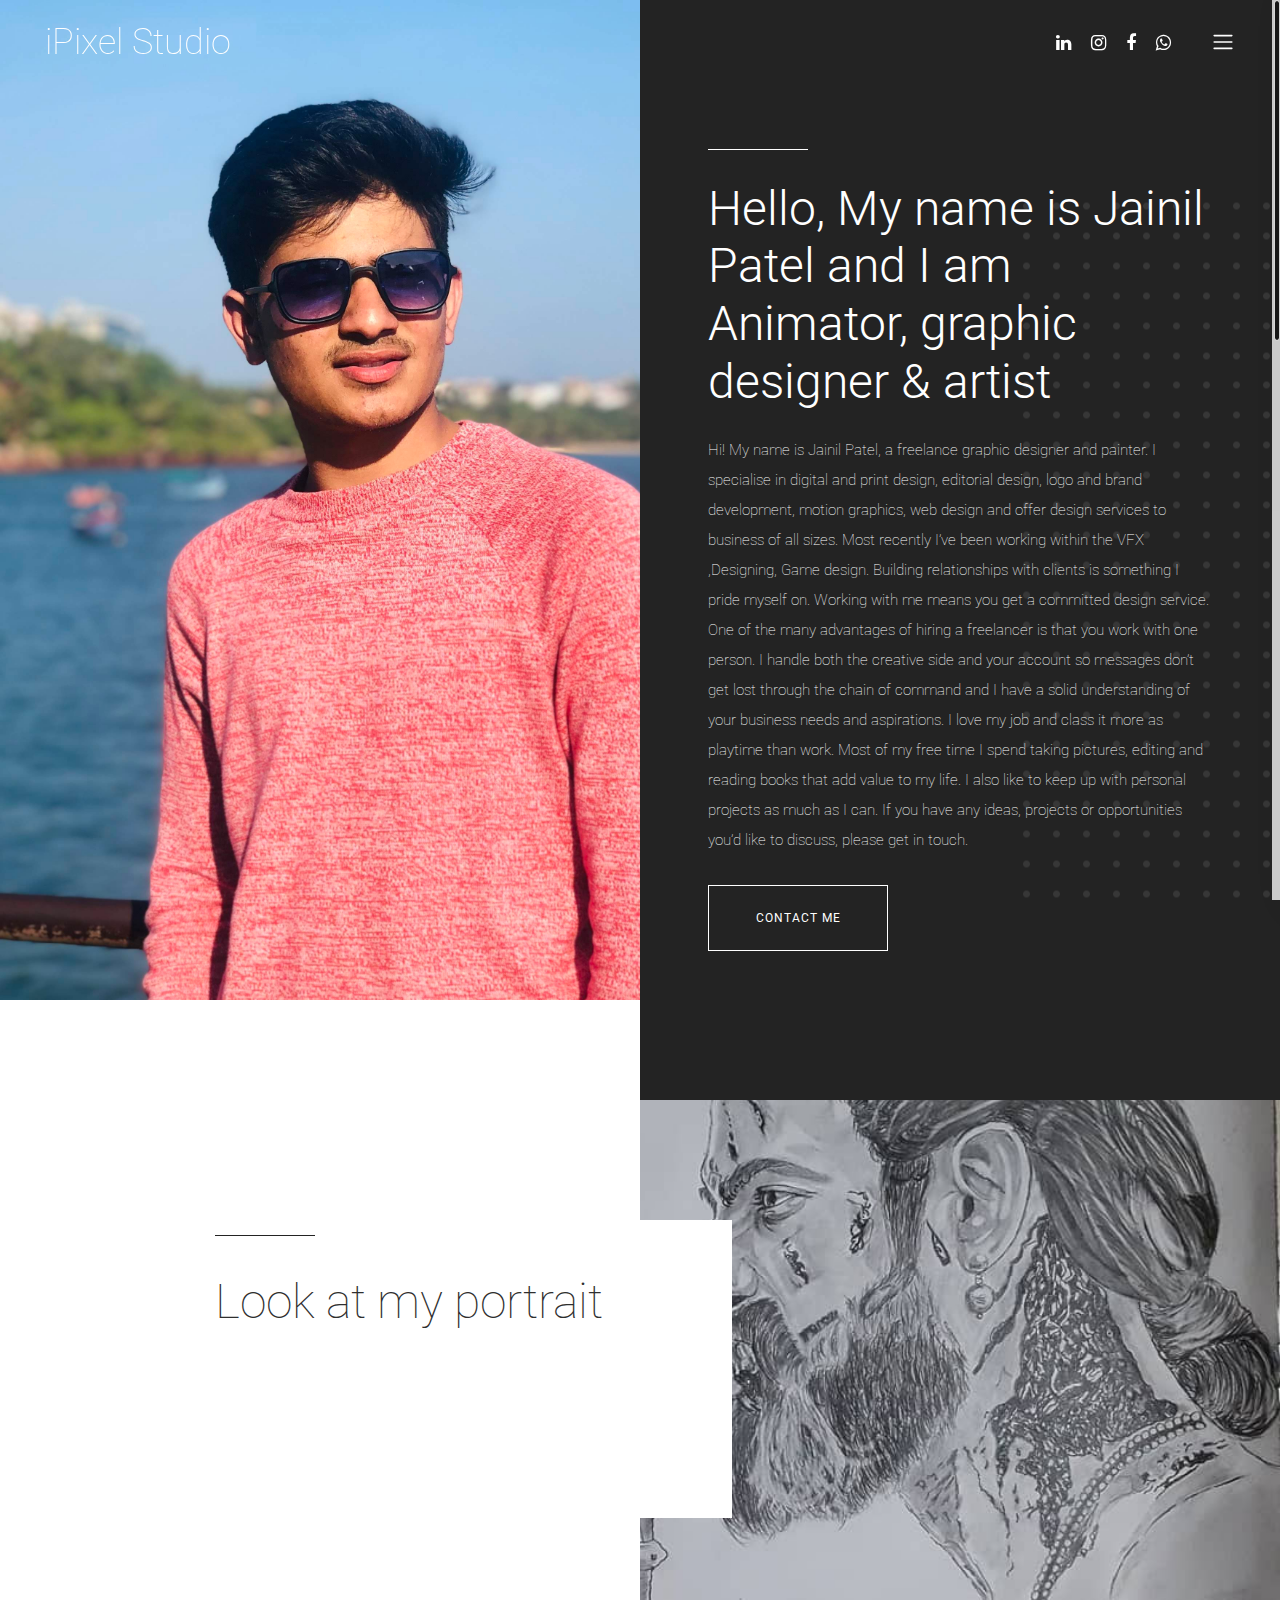
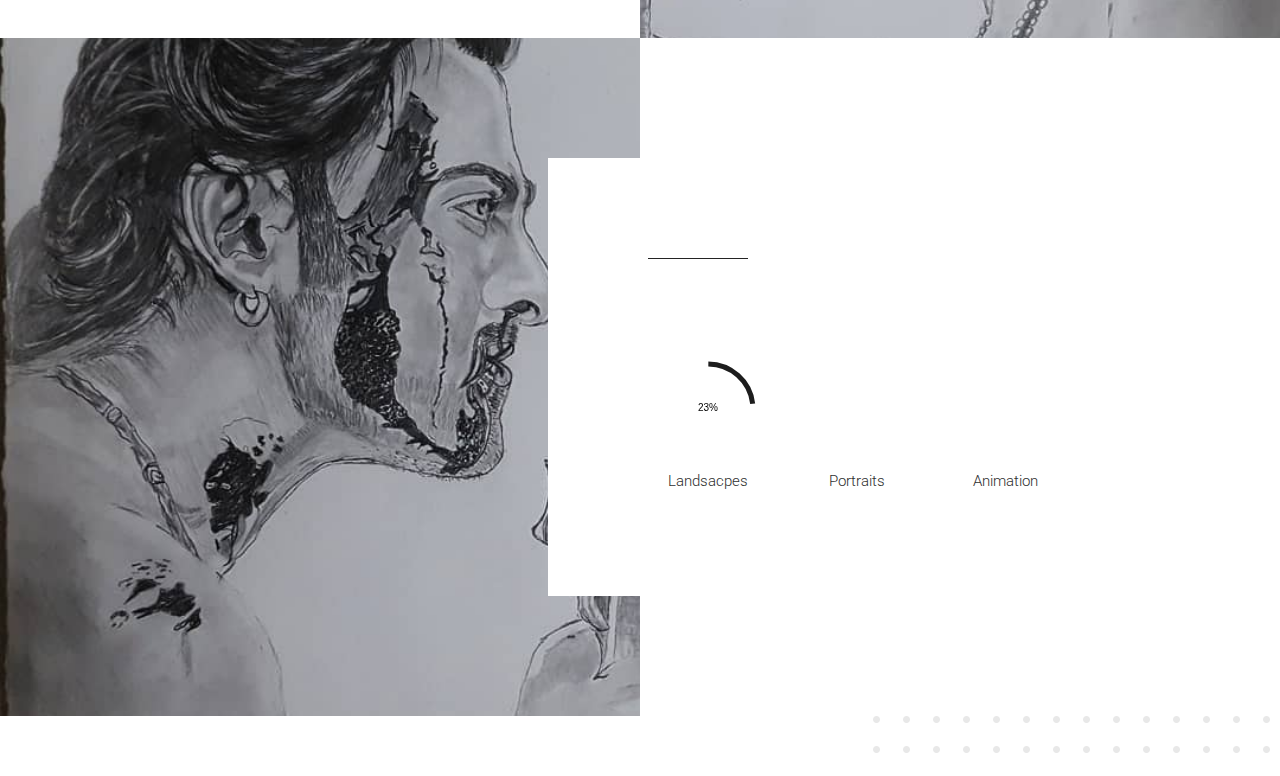
<file: about-me.html>
<!DOCTYPE html>
<html lang="en">

<head>
    <meta charset="UTF-8">
    <meta name="description" content="">
    <meta http-equiv="X-UA-Compatible" content="IE=edge">
    <meta name="viewport" content="width=device-width, initial-scale=1, shrink-to-fit=no">
    <!-- The above 4 meta tags *must* come first in the head; any other head content must come *after* these tags -->

    <!-- Title  -->
    <title>iPixel Studio</title>

    <!-- Favicon  -->
    <link rel="icon" href="img/core-img/jainillogo.png">

    <!-- Style CSS -->
    <link rel="stylesheet" href="style.css">
<!-- Global site tag (gtag.js) - Google Analytics -->
<script async src="https://www.googletagmanager.com/gtag/js?id=UA-165982109-1"></script>
<script>
  window.dataLayer = window.dataLayer || [];
  function gtag(){dataLayer.push(arguments);}
  gtag('js', new Date());

  gtag('config', 'UA-165982109-1');
</script>

    <script data-ad-client="ca-pub-6480063613360913" async src="https://pagead2.googlesyndication.com/pagead/js/adsbygoogle.js"></script>
    
</head>

<body>
    <!-- Preloader Start -->
    <div id="preloader">
        <div class="preload-content">
            <div id="iPixel Studio-load"></div>
        </div>
    </div>
    <!-- Preloader End -->

    <!-- ***** Main Menu Area Start ***** -->
    <div class="mainMenu d-flex align-items-center justify-content-between">
        <!-- Close Icon -->
        <div class="closeIcon">
            <i class="ti-close" aria-hidden="true"></i>
        </div>
        <!-- Logo Area -->
        <div class="logo-area">
            <a href="index.html">iPixel Studio</a>
        </div>
        <!-- Nav -->
        <div class="sonarNav">
            <nav>
                <ul>
                    <li class="nav-item active">
                        <a class="nav-link" href="index.html">Home</a>
                    </li>
                    <li class="nav-item">
                        <a class="nav-link" href="about-me.html">About Me</a>
                    </li>
                    <li class="nav-item">
                        <a class="nav-link" href="services.html">Services</a>
                    </li>
                    <li class="nav-item">
                        <a class="nav-link" href="portfolio.html">Portfolio</a>
                    </li>
                
                        
                    <li class="nav-item">
                        <a class="nav-link" href="contact.html">Contact</a>
                    </li>
                    
                   
                </ul>
            </nav>
        </div>
        <!-- Copwrite Text -->
        <div class="copywrite-text">
 
        </div>
    </div>
    <!-- ***** Main Menu Area End ***** -->

    <!-- ***** Header Area Start ***** -->
    <header class="header-area">
        <div class="container-fluid">
            <div class="row">
                <div class="col-12">
                    <div class="menu-area d-flex justify-content-between">
                        <!-- Logo Area  -->
                        <div class="logo-area">
                            <a href="index.html">iPixel Studio</a>
                        </div>

                        <div class="menu-content-area d-flex align-items-center">
                            <!-- Header Social Area -->
                            <div class="header-social-area d-flex align-items-center">
                                <a href="https://www.linkedin.com/in/jainil-patel-4b9291186/" data-toggle="tooltip" data-placement="bottom" title="Linkedin"><i class="fa fa-linkedin" aria-hidden="true"></i></a>
                                <a href="https://www.instagram.com/jainil2799/" data-toggle="tooltip" data-placement="bottom" title="Instagram"><i class="fa fa-instagram" aria-hidden="true"></i></a>
                                <a href="https://www.facebook.com/jainil.patel.9889" data-toggle="tooltip" data-placement="bottom" title="Facebook"><i class="fa fa-facebook" aria-hidden="true"></i></a>
                                <a href="https://wa.link/0iaut3" data-toggle="tooltip" data-placement="bottom" title="Whatsapp"><i class="fa fa-whatsapp" aria-hidden="true"></i></a>
                            </div>
                            <!-- Menu Icon -->
                            <span class="navbar-toggler-icon" id="menuIcon"></span>
                        </div>
                    </div>
                </div>
            </div>
        </div>
    </header>
    <!-- ***** Header Area End ***** -->

    <!-- ***** Hero Area Start ***** -->
    <div class="hero-area d-flex align-items-center">
        <!-- Back End Content -->
        <div class="backEnd-content">
            <img class="dots" src="img/core-img/dots.png" alt="">
        </div>

        <!-- Hero Thumbnail -->
        <div class="hero-thumbnail aboutUs equalize bg-img" style="background-image: url(img/bg-img/4C6B62BD-05FC-4E57-A9EE-2879FA7D272FL0001-01.jpeg);"></div>
        
        <!-- Hero Content -->
        <div class="hero-content aboutUs equalize">
            <div class="container-fluid h-100">
                <div class="row h-100 align-items-center justify-content-center">
                    <div class="col-12 col-md-10">
                        <div class="line"></div>
                        <h2>Hello, My name is Jainil Patel and I am Animator, graphic designer & artist</h2>
                        <p>Hi! My name is Jainil Patel, a freelance graphic designer and painter. I specialise in digital and print design, editorial design, logo and brand development, motion graphics, web design and offer design services to business of all sizes.

Most recently I’ve been working within the 
VFX ,Designing, Game design.

Building relationships with clients is something I pride myself on. Working with me means you get a committed design service. One of the many advantages of hiring a freelancer is that you work with one person.

I handle both the creative side and your account so messages don’t get lost through the chain of command and I have a solid understanding of your business needs and aspirations.

I love my job and class it more as playtime than work. Most of my free time I spend taking pictures, editing and reading books that add value to my life. I also like to keep up with personal projects as much as I can.

If you have any ideas, projects or opportunities you’d like to discuss, please get in touch.</p>
                        <a href="contact.html" class="btn sonar-btn white-btn">contact me</a>
                    </div>
                </div>
            </div>
        </div>
    </div>
    <!-- ***** Hero Area End ***** -->

    <div class="sonar-about-us-area bg-img" style="background-image: url(img/portfolio-img/37774511_2089269361329355_5617105401058164736_n.jpg);">
        <!-- Back End Content -->
        <div class="backEnd-content">
            <h2></h2>
        </div>

        <div class="container-fluid">
            <div class="row">
                <div class="col-12 col-md-10 col-lg-7">
                    <div class="about-us-content bg-white">
                        <div class="section-heading text-left wow fadeInUp" data-wow-delay="300ms">
                            <div class="line"></div>
                            <h2>Look at my portrait</h2>
                        </div>
                        
                     
                            </div>
                        </div>
                    </div>
                </div>
            </div>
        </div>
    </div>

    <div class="sonar-about-us-area second-part bg-img" style="background-image: url(img/portfolio-img/37774511_2089269361329355_5617105401058164736_n.jpg);">
        <!-- Back End Content -->
        <div class="backEnd-content">
    
        </div>

        <div class="container-fluid">
            <div class="row justify-content-end">
                <div class="col-12 col-md-10 col-lg-7">
                    <div class="about-us-content bg-white">
                        <div class="section-heading text-left wow fadeInUp" data-wow-delay="300ms">
                            <div class="line"></div>
                        </div>
                        
                        <div class="row mt-100 text-center wow fadeInUp" data-wow-delay="900ms">
                            <div class="col-12 col-sm-6 col-md-4">
                                <div class="single-pie-bar" data-percent="70">
                                    <canvas class="bar-circle" width="100" height="100"></canvas>
                                    <p>Landsacpes</p>
                                </div>
                            </div>
                            <div class="col-12 col-sm-6 col-md-4">
                                <div class="single-pie-bar" data-percent="65">
                                    <canvas class="bar-circle" width="100" height="100"></canvas>
                                    <p>Portraits</p>
                                </div>
                            </div>
                            <div class="col-12 col-sm-6 col-md-4">
                                <div class="single-pie-bar" data-percent="50">
                                    <canvas class="bar-circle" width="100" height="100"></canvas>
                                    <p>Animation</p>
                                </div>
                            </div>
                        </div>
                    </div>
                </div>
            </div>
        </div>
    </div>

    <!-- ***** Footer Area Start ***** -->
    <footer class="footer-area">
        <!-- back end content -->
        <div class="backEnd-content">
            <img class="dots" src="img/core-img/dots.png" alt="">
        </div>

        <div class="container">
            <div class="row">
                <div class="col-12">
                    <!-- Copywrite Text -->
                    <div class="copywrite-text">
                        

                    </div>
                </div>
            </div>
        </div>
    </footer>
    <!-- ***** Footer Area End ***** -->

    <!-- jQuery (Necessary for All JavaScript Plugins) -->
    <script src="js/jquery/jquery-2.2.4.min.js"></script>
    <!-- Popper js -->
    <script src="js/popper.min.js"></script>
    <!-- Bootstrap js -->
    <script src="js/bootstrap.min.js"></script>
    <!-- Plugins js -->
    <script src="js/plugins.js"></script>
    <!-- Active js -->
    <script src="js/active.js"></script>

</body>

</html>
</file>
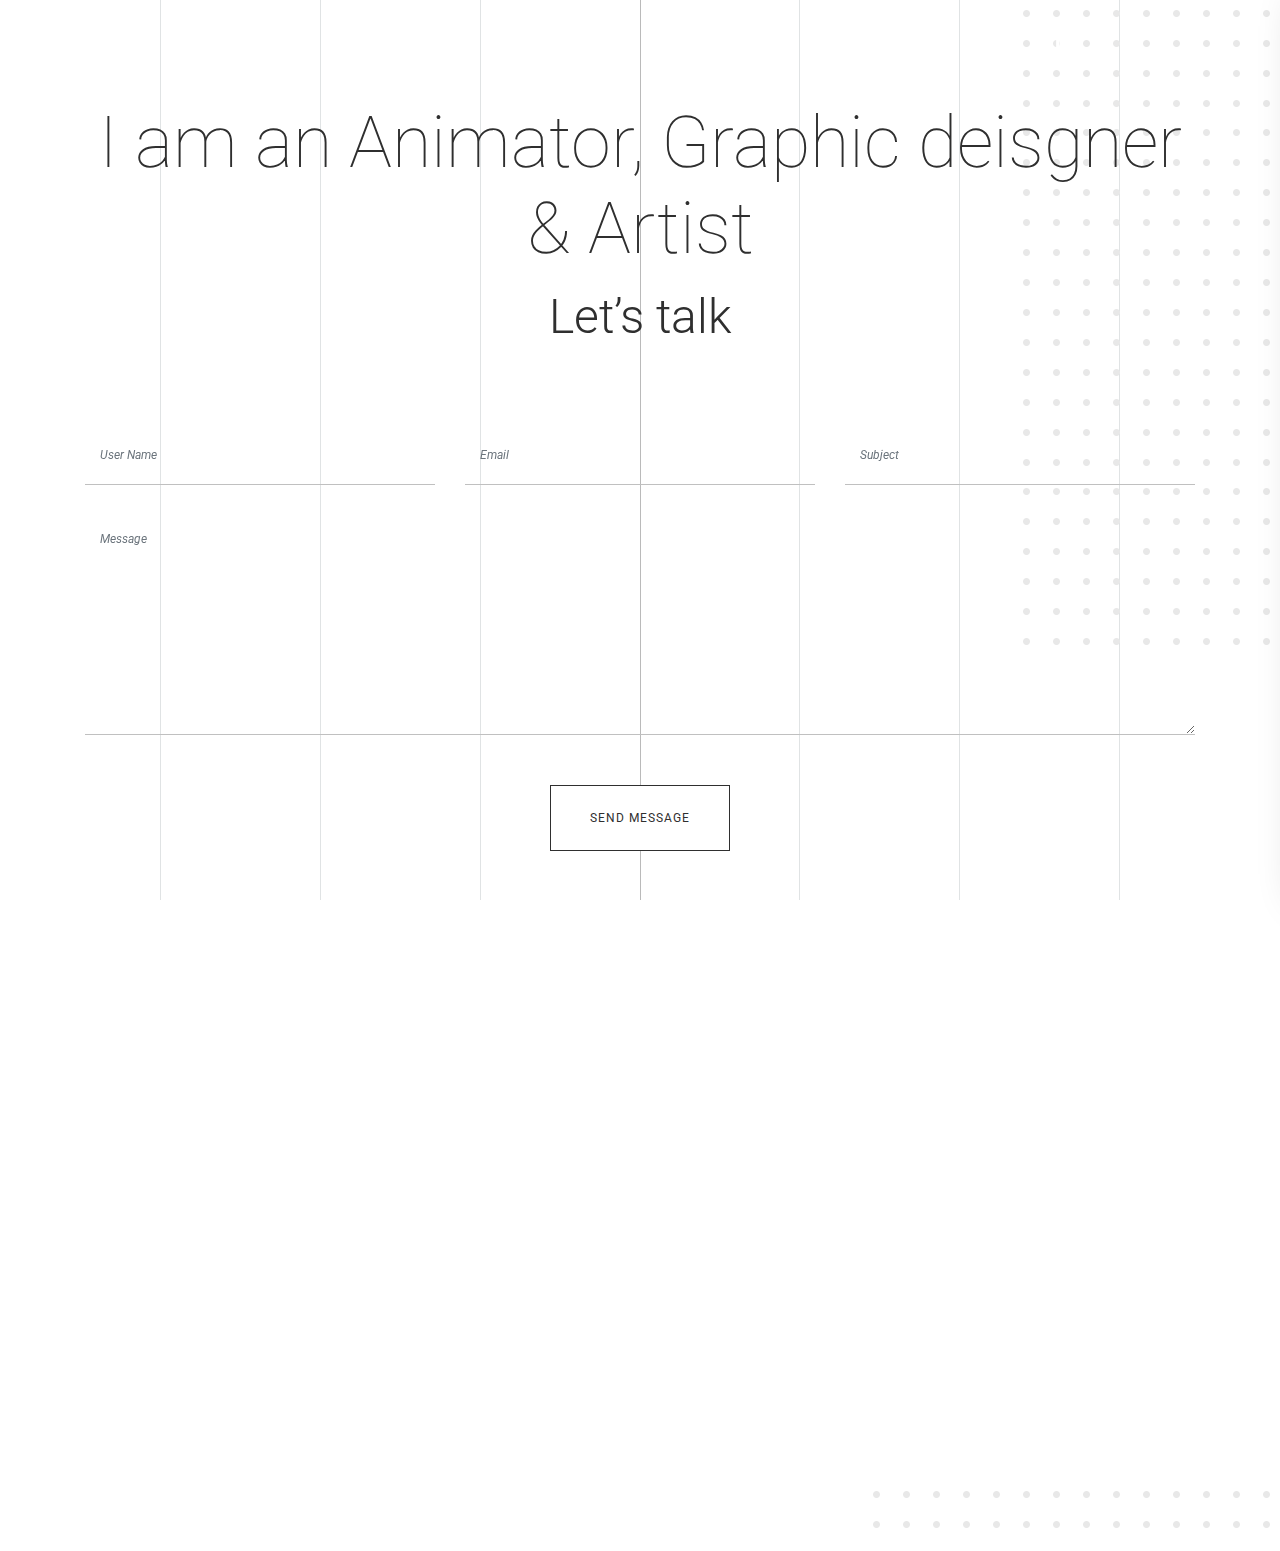
<file: contact.html>
<!DOCTYPE html>
<html lang="en">

<head>
    <meta charset="UTF-8">
    <meta name="description" content="">
    <meta http-equiv="X-UA-Compatible" content="IE=edge">
    <meta name="viewport" content="width=device-width, initial-scale=1, shrink-to-fit=no">
    <!-- The above 4 meta tags *must* come first in the head; any other head content must come *after* these tags -->

    <!-- Title  -->
    <title>iSlate Production</title>

    <!-- Favicon  -->
    <link rel="icon" href="img/core-img/jainillogo.png">

    <!-- Style CSS -->
    <link rel="stylesheet" href="style.css">
<!-- Global site tag (gtag.js) - Google Analytics -->
<script async src="https://www.googletagmanager.com/gtag/js?id=UA-165982109-1"></script>
<script>
  window.dataLayer = window.dataLayer || [];
  function gtag(){dataLayer.push(arguments);}
  gtag('js', new Date());

  gtag('config', 'UA-165982109-1');
</script>

    <script data-ad-client="ca-pub-6480063613360913" async src="https://pagead2.googlesyndication.com/pagead/js/adsbygoogle.js"></script>
    
</head>

<body>
    <!-- Preloader Start -->
    <div id="preloader">
        <div class="preload-content">
            <div id="sonar-load"></div>
        </div>
    </div>
    <!-- Preloader End -->

    <!-- Grids -->
    <div class="grids d-flex justify-content-between">
        <div class="grid1"></div>
        <div class="grid2"></div>
        <div class="grid3"></div>
        <div class="grid4"></div>
        <div class="grid5"></div>
        <div class="grid6"></div>
        <div class="grid7"></div>
        <div class="grid8"></div>
        <div class="grid9"></div>
    </div>

    <!-- ***** Main Menu Area Start ***** -->
    <div class="mainMenu d-flex align-items-center justify-content-between">
        <!-- Close Icon -->
        <div class="closeIcon">
            <i class="ti-close" aria-hidden="true"></i>
        </div>
        <!-- Logo Area -->
        <div class="logo-area">
            <a href="index.html">iSlate Production</a>
        </div>
        <!-- Nav -->
        <div class="sonarNav">
            <nav>
                <ul>
                    <li class="nav-item active">
                        <a class="nav-link" href="index.html">Home</a>
                    </li>
                    <li class="nav-item">
                        <a class="nav-link" href="about-me.html">About Me</a>
                    </li>
                    <li class="nav-item">
                        <a class="nav-link" href="services.html">Services</a>
                    </li>
                    <li class="nav-item">
                        <a class="nav-link" href="portfolio.html">Portfolio</a>
                    </li>
                    
                    <li class="nav-item">
                        <a class="nav-link" href="contact.html">Contact</a>
                    </li>
                   
                </ul>
            </nav>
        </div>
        <!-- Copwrite Text -->
        <div class="copywrite-text">
            
        </div>
    </div>
    <!-- ***** Main Menu Area End ***** -->

    <!-- ***** Header Area Start ***** -->
    <header class="header-area">
        <div class="container-fluid">
            <div class="row">
                <div class="col-12">
                    <div class="menu-area d-flex justify-content-between">
                        <!-- Logo Area  -->
                        <div class="logo-area">
                            <a href="index.html">iSlate Production</a>
                        </div>

                        <div class="menu-content-area d-flex align-items-center">
                            <!-- Header Social Area -->
                            <div class="header-social-area d-flex align-items-center">
                                
                                <a href="https://www.linkedin.com/in/jainil-patel-4b9291186/" data-toggle="tooltip" data-placement="bottom" title="Linkedin"><i class="fa fa-linkedin" aria-hidden="true"></i></a>
                                <a href="https://www.instagram.com/jainil2799/" data-toggle="tooltip" data-placement="bottom" title="Instagram"><i class="fa fa-instagram" aria-hidden="true"></i></a>
                                <a href="https://www.facebook.com/jainil.patel.9889" data-toggle="tooltip" data-placement="bottom" title="Facebook"><i class="fa fa-facebook" aria-hidden="true"></i></a>
                                <a href="https://wa.link/0iaut3" data-toggle="tooltip" data-placement="bottom" title="Whatsapp"><i class="fa fa-whatsapp" aria-hidden="true"></i></a>
                            </div>
                            <!-- Menu Icon -->
                            <span class="navbar-toggler-icon" id="menuIcon"></span>
                        </div>
                    </div>
                </div>
            </div>
        </div>
    </header>
    <!-- ***** Header Area End ***** -->

    <!-- ***** Hero Area Start ***** -->
    <div class="hero-area d-flex align-items-center">
       
        <!-- Hero Thumbnail -->
        <div style="background-image: url(img/portfolio-img/Annotation%202020-05-04%20071858.png);"></div>
        
        
    </div>
    <!-- ***** Hero Area End ***** -->

    <section class="sonar-contact-area section-padding-100">
        <!-- back end content -->
        <div class="backEnd-content">
            <img class="dots" src="img/core-img/dots.png" alt="">
        </div>
        
        <div class="container">
            <div class="row">
                <!-- Contact Form Area -->
                <div class="col-12">
                    <div class="contact-form text-center">

                        <h2>I am an Animator, Graphic deisgner & Artist </h2>
                        <h4>Let’s talk</h4>

                        <form name="contact" netlify>
                            <div class="row">
                                <div class="col-12 col-md-4">
                                    <div class="form-group">
                                        <input name="visitor_name" type="text" class="form-control" placeholder="User Name" required>
                                    </div>
                                </div>
                                <div class="col-12 col-md-4">
                                    <div class="form-group">
                                        <input name="visitor_email" type="Email" class="form-control" placeholder="Email" required>
                                    </div>
                                </div>
                                <div class="col-12 col-md-4">
                                    <div class="form-group">
                                        <input name="subject"  type="text" class="form-control" id="contact-email" placeholder="Subject">
                                    </div>
                                </div>
                                <div class="col-12">
                                    <div class="form-group">
                                        <textarea class="form-control" name="message" id="message" cols="30" rows="10" placeholder="Message"></textarea>
                                    </div>
                                </div>
                                <div class="col-12">
                                    <button type="submit" class="btn sonar-btn">Send Message</button>
                                    

                                </div>
                            </div>
                        </form>
                    </div>
                </div>
            </div>
        </div>
    </section>

    <!-- Google Maps -->
    <div class="map-area">
        <div id="googleMap" class="googleMap"></div>
    </div>

    <!-- ***** Footer Area Start ***** -->
    <footer class="footer-area">
        <!-- back end content -->
        <div class="backEnd-content">
            <img class="dots" src="img/core-img/dots.png" alt="">
        </div>

        <div class="container">
            <div class="row">
                <div class="col-12">
                    <!-- Copywrite Text -->
                    <div class="copywrite-text">
                        
                    </div>
                </div>
            </div>
        </div>
    </footer>
    <!-- ***** Footer Area End ***** -->

    <!-- jQuery (Necessary for All JavaScript Plugins) -->
    <script src="js/jquery/jquery-2.2.4.min.js"></script>
    <!-- Popper js -->
    <script src="js/popper.min.js"></script>
    <!-- Bootstrap js -->
    <script src="js/bootstrap.min.js"></script>
    
    <!-- Active js -->
    <script src="js/active.js"></script>
    

</body>

</html>
</file>
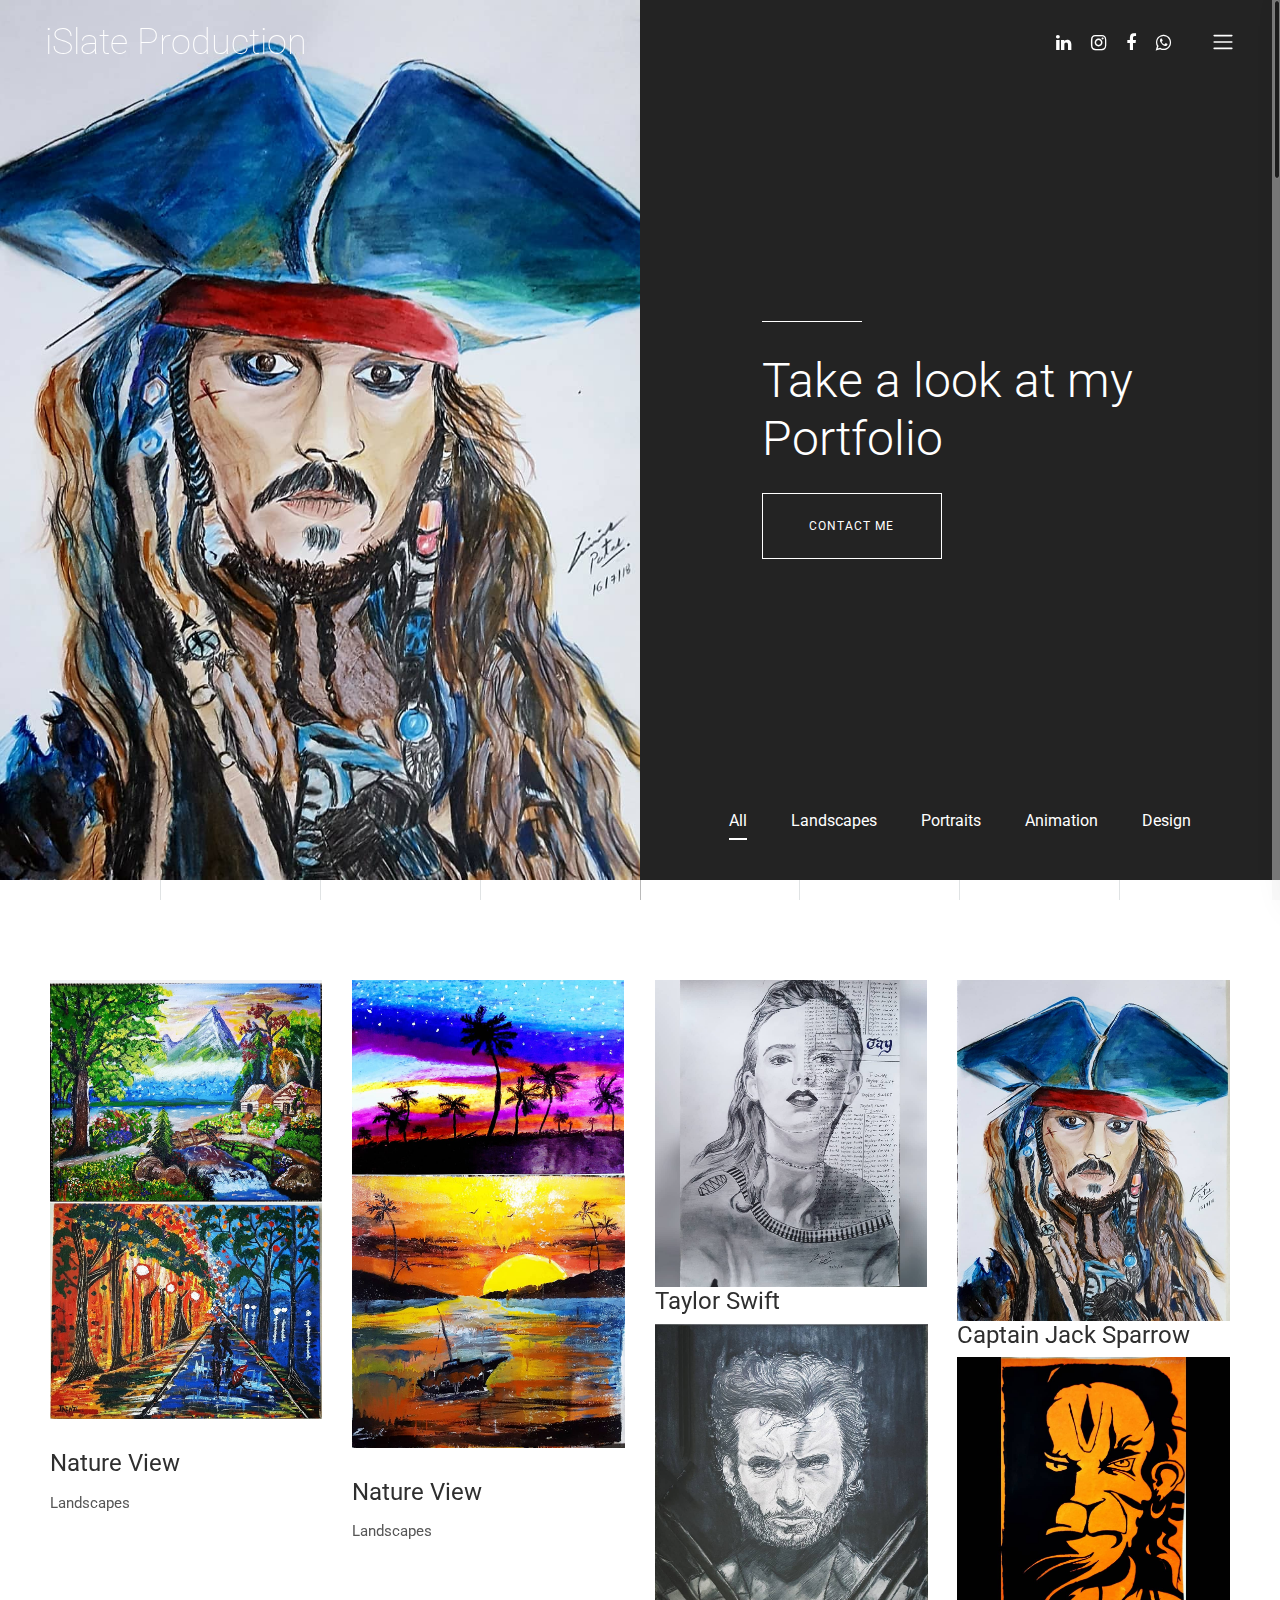
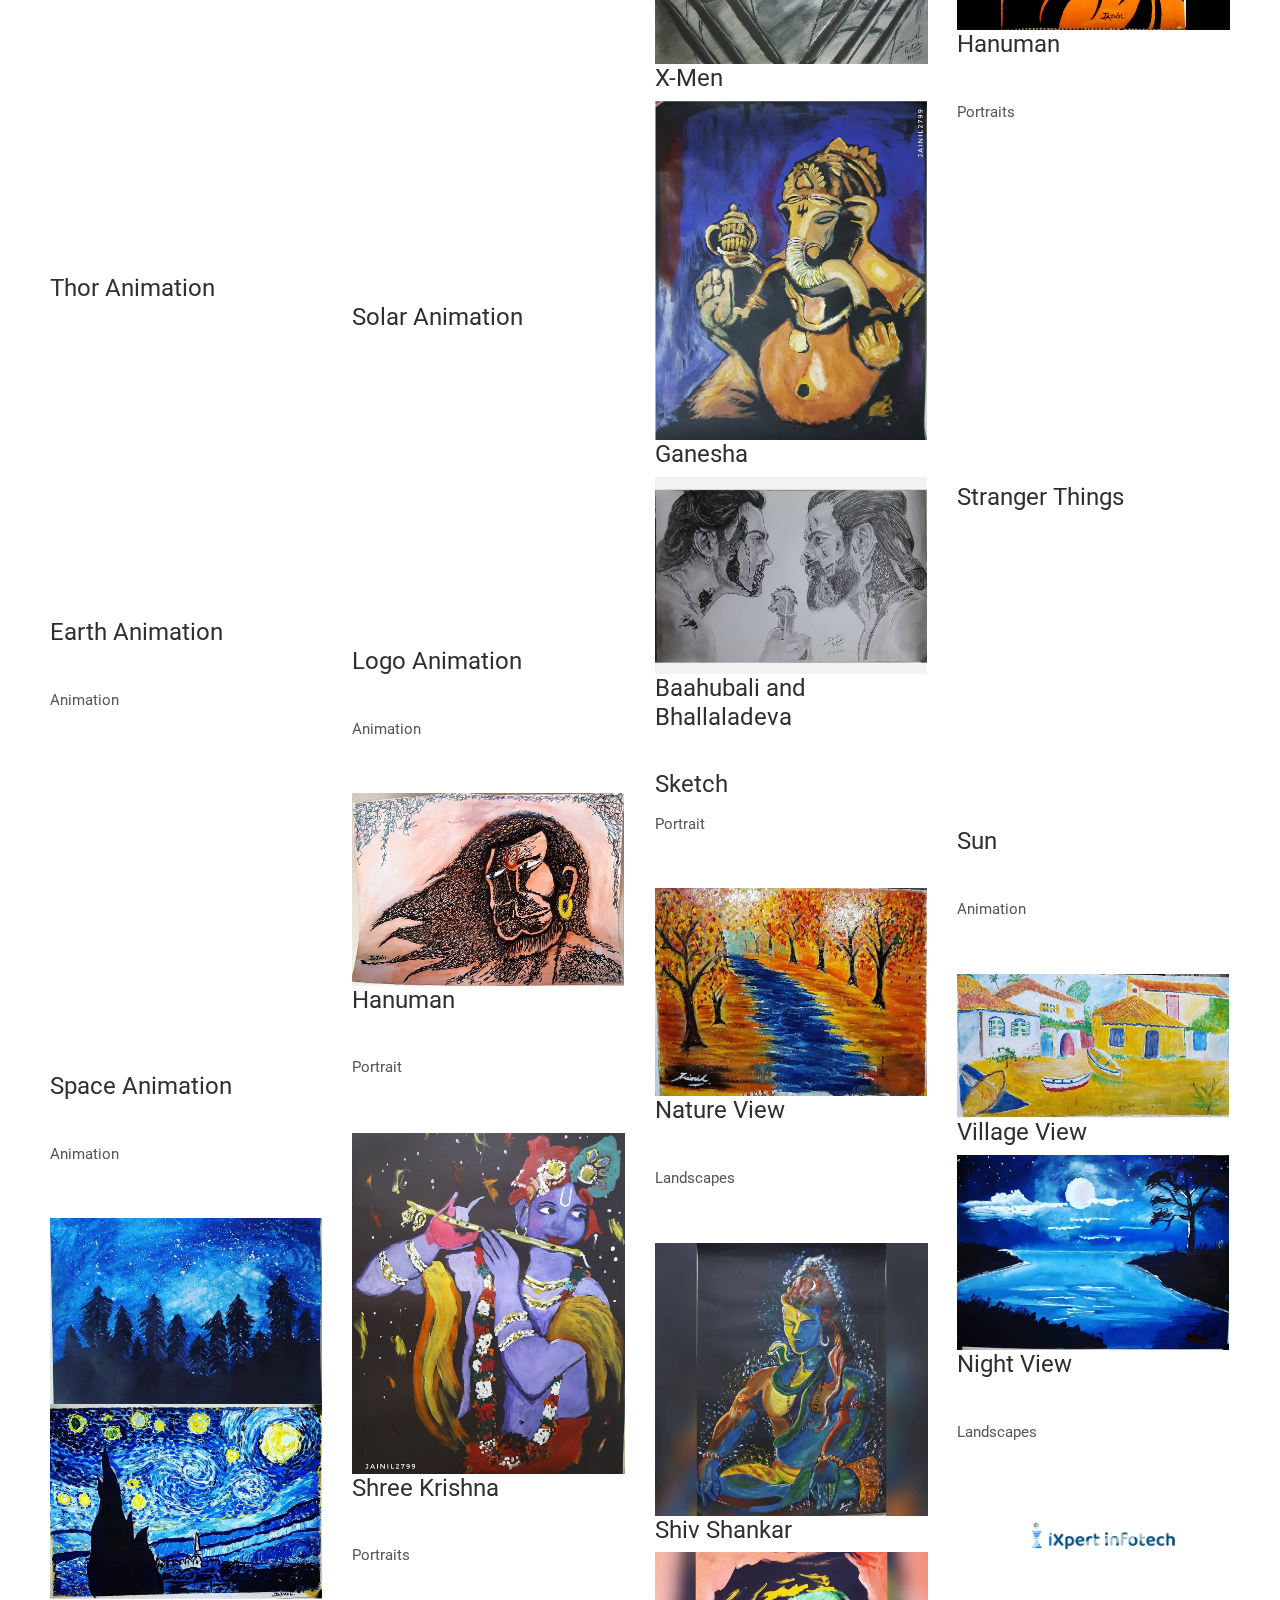
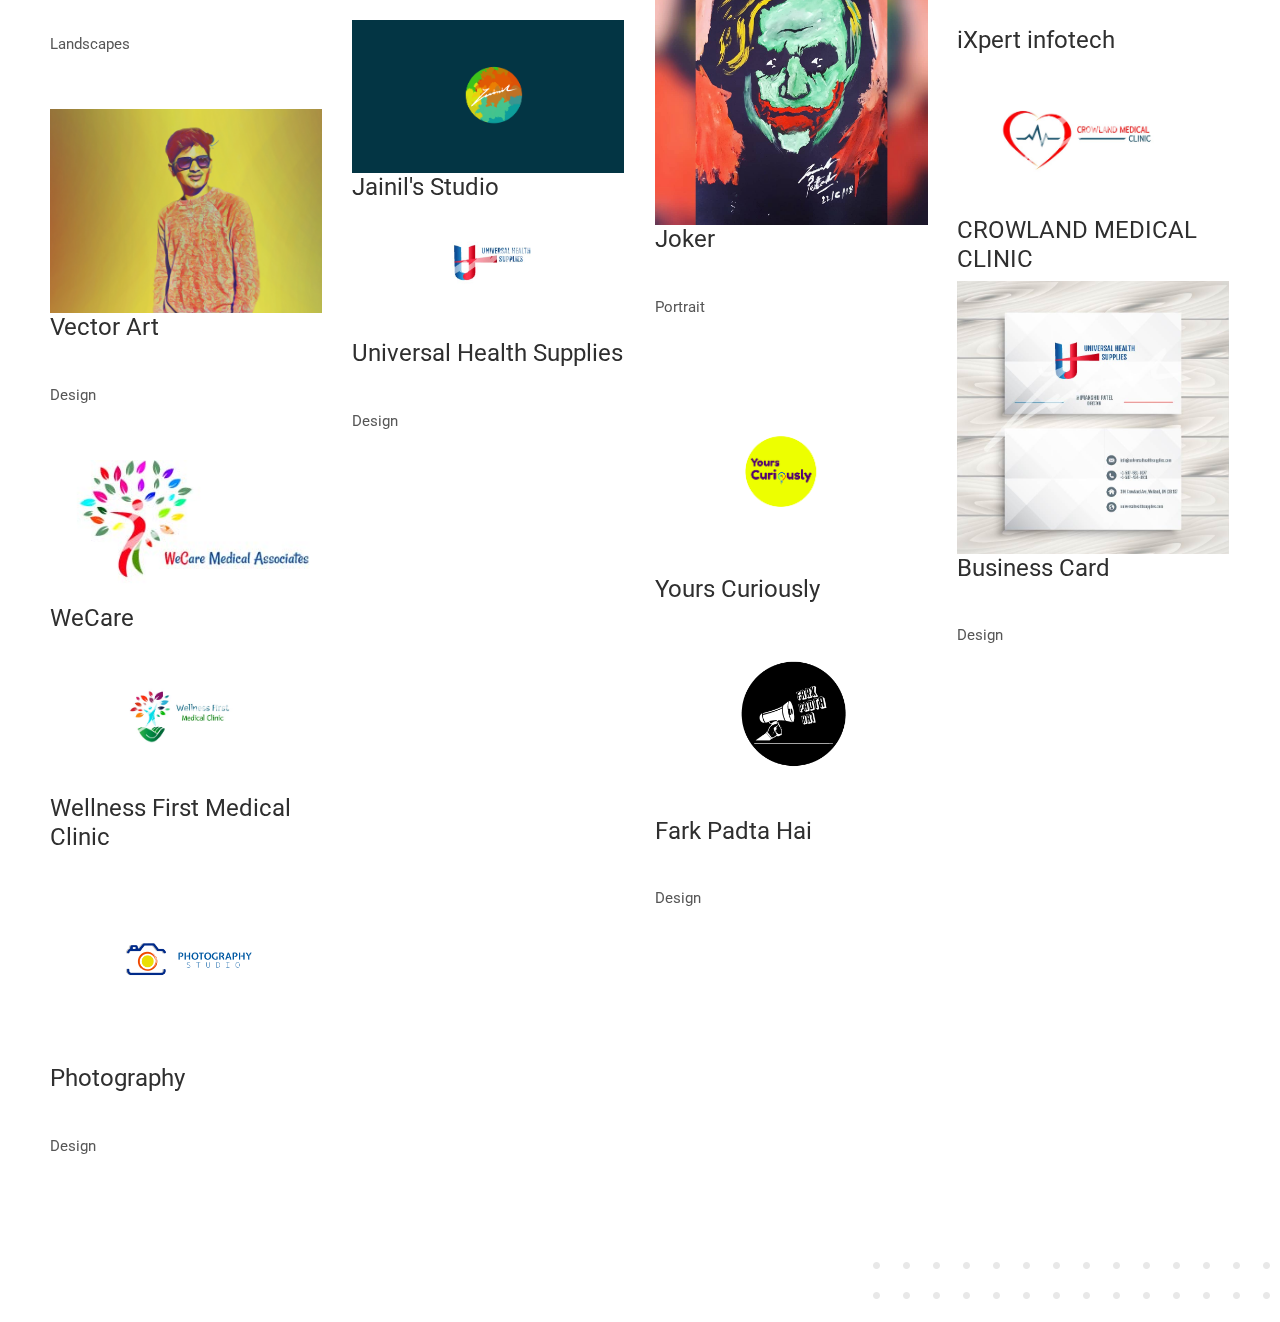
<file: portfolio.html>
<!DOCTYPE html>
<html lang="en">

<head>
    <meta charset="UTF-8">
    <meta name="description" content="">
    <meta http-equiv="X-UA-Compatible" content="IE=edge">
    <meta name="viewport" content="width=device-width, initial-scale=1, shrink-to-fit=no">
    <!-- The above 4 meta tags *must* come first in the head; any other head content must come *after* these tags -->

    <!-- Title  -->
    <title>iSlate Production</title>

    <!-- Favicon  -->
    <link rel="icon" href="img/core-img/jainillogo.png">

    <!-- Style CSS -->
    <link rel="stylesheet" href="style.css">
<!-- Global site tag (gtag.js) - Google Analytics -->
<script async src="https://www.googletagmanager.com/gtag/js?id=UA-165982109-1"></script>
<script>
  window.dataLayer = window.dataLayer || [];
  function gtag(){dataLayer.push(arguments);}
  gtag('js', new Date());

  gtag('config', 'UA-165982109-1');
</script>

    <script data-ad-client="ca-pub-6480063613360913" async src="https://pagead2.googlesyndication.com/pagead/js/adsbygoogle.js"></script>
    
</head>

<body>
    <!-- Preloader Start -->
    <div id="preloader">
        <div class="preload-content">
            <div id="sonar-load"></div>
        </div>
    </div>
    <!-- Preloader End -->

    <!-- Grids -->
    <div class="grids d-flex justify-content-between">
        <div class="grid1"></div>
        <div class="grid2"></div>
        <div class="grid3"></div>
        <div class="grid4"></div>
        <div class="grid5"></div>
        <div class="grid6"></div>
        <div class="grid7"></div>
        <div class="grid8"></div>
        <div class="grid9"></div>
    </div>

    <!-- ***** Main Menu Area Start ***** -->
    <div class="mainMenu d-flex align-items-center justify-content-between">
        <!-- Close Icon -->
        <div class="closeIcon">
            <i class="ti-close" aria-hidden="true"></i>
        </div>
        <!-- Logo Area -->
        <div class="logo-area">
            <a href="index.html">iSlate Production</a>
        </div>
        <!-- Nav -->
        <div class="sonarNav">
            <nav>
                <ul>
                    <li class="nav-item active">
                        <a class="nav-link" href="index.html">Home</a>
                    </li>
                    <li class="nav-item">
                        <a class="nav-link" href="about-me.html">About Me</a>
                    </li>
                    <li class="nav-item">
                        <a class="nav-link" href="services.html">Services</a>
                    </li>
                    <li class="nav-item">
                        <a class="nav-link" href="portfolio.html">Portfolio</a>
                    </li>
                   
                    <li class="nav-item">
                        <a class="nav-link" href="contact.html">Contact</a>
                    </li>
                    
                </ul>
            </nav>
        </div>
        <!-- Copwrite Text -->
        <div class="copywrite-text">
            
        </div>
    </div>
    <!-- ***** Main Menu Area End ***** -->

    <!-- ***** Header Area Start ***** -->
    <header class="header-area">
        <div class="container-fluid">
            <div class="row">
                <div class="col-12">
                    <div class="menu-area d-flex justify-content-between">
                        <!-- Logo Area  -->
                        <div class="logo-area">
                            <a href="index.html">iSlate Production</a>
                        </div>

                        <div class="menu-content-area d-flex align-items-center">
                            <!-- Header Social Area -->
                            <div class="header-social-area d-flex align-items-center">
                                
                                <a href="https://www.linkedin.com/in/jainil-patel-4b9291186/" data-toggle="tooltip" data-placement="bottom" title="Linkedin"><i class="fa fa-linkedin" aria-hidden="true"></i></a>
                                <a href="https://www.instagram.com/jainil2799/" data-toggle="tooltip" data-placement="bottom" title="Instagram"><i class="fa fa-instagram" aria-hidden="true"></i></a>
                                <a href="https://www.facebook.com/jainil.patel.9889" data-toggle="tooltip" data-placement="bottom" title="Facebook"><i class="fa fa-facebook" aria-hidden="true"></i></a>
                                <a href="https://wa.link/0iaut3" data-toggle="tooltip" data-placement="bottom" title="Whatsapp"><i class="fa fa-whatsapp" aria-hidden="true"></i></a>
                            </div>
                            <!-- Menu Icon -->
                            <span class="navbar-toggler-icon" id="menuIcon"></span>
                        </div>
                    </div>
                </div>
            </div>
        </div>
    </header>
    <!-- ***** Header Area End ***** -->

    <!-- ***** Hero Area Start ***** -->
    <div class="hero-area d-flex align-items-center">
        <!-- Hero Thumbnail -->
        <div class="hero-thumbnail equalize bg-img" style="background-image: url(img/portfolio-img/36624341_415895085573172_8341735857962614784_n.jpg);"></div>
        
        <!-- Hero Content -->
        <div class="hero-content equalize">
            <div class="container-fluid h-100">
                <div class="row h-100 align-items-center justify-content-center">
                    <div class="col-12 col-md-8">
                        <div class="line"></div>
                        <h2>Take a look at my Portfolio</h2>
                        
                        <a href="contact.html" class="btn sonar-btn white-btn">contact me</a>
                    </div>
                </div>
            </div>
        </div>

        <!-- Portfolio Menu -->
        <div class="sonar-portfolio-menu">
            <div class="text-center portfolio-menu">
                <button class="btn active" data-filter="*">All</button>
                <button class="btn" data-filter=".landscapes">Landscapes</button>
                <button class="btn" data-filter=".portraits">Portraits</button>
                <button class="btn" data-filter=".fashion">Animation</button>
                <button class="btn" data-filter=".studio">Design</button>
            </div>
        </div>
    </div>
    <!-- ***** Hero Area End ***** -->

    <!-- ****** Gallery Area Start ****** -->
    <section class="sonar-projects-area" id="projects">
        <div class="container-fluid">
            <div class="row sonar-portfolio">

                <!-- Single gallery Item -->
                <div class="col-12 col-sm-6 col-lg-3 single_gallery_item landscapes wow fadeInUpBig" data-wow-delay="300ms">
                    <a style="max-width:550px; width: 100%; height: 300px" class="gallery-img" href="img/portfolio-img/29715674_191085878343011_1555540668170895360_n.jpg"><img src="img/portfolio-img/29715674_191085878343011_1555540668170895360_n.jpg" alt=""></a>
                    <a style="max-width:550px; width: 100%; height: 300px" class="gallery-img" href="img/portfolio-img/28753969_587276484938946_7935339257776832512_n.jpg"><img src="img/portfolio-img/28753969_587276484938946_7935339257776832512_n.jpg" alt=""></a>
                    
                
                    <!-- Gallery Content -->
                    <div class="gallery-content">
                        <h4><b>Nature View</b></h4>
                        <p><b>Landscapes</b></p>
                    </div>
                </div>

                  <!-- Single gallery Item -->
                <div class="col-12 col-sm-6 col-lg-3 single_gallery_item landscapes wow fadeInUpBig" data-wow-delay="300ms">
                    <a style="max-width:550px; width: 100%; height: 300px" class="gallery-img" href="img/portfolio-img/28763951_181077012676232_6951135763752812544_n.jpg"><img src="img/portfolio-img/28763951_181077012676232_6951135763752812544_n.jpg" alt=""></a>
                    <a style="max-width:550px; width: 100%; height: 300px" class="gallery-img" href="img/portfolio-img/42003733_2592923560721368_314093303408623616_n.jpg"><img src="img/portfolio-img/42003733_2592923560721368_314093303408623616_n.jpg" alt=""></a>
                    
                    
                    
                    
                
                    <!-- Gallery Content -->
                    <div class="gallery-content">
                        <h4><b>Nature View</b></h4>
                        <p><b>Landscapes</b></p>
                    </div>
                </div>
                
                <!-- Single gallery Item -->
                <div class="col-12 col-sm-6 col-lg-3 single_gallery_item portraits wow fadeInUpBig" data-wow-delay="500ms">
                    <a style="max-width:550px; width: 100%; height: 300px" class="gallery-img" href="img/portfolio-img/38644613_1877592499203210_4138557265823137792_n.jpg"><img src="img/portfolio-img/38644613_1877592499203210_4138557265823137792_n.jpg" alt=""></a>
                    
                    <h4><b>Taylor Swift</b></h4>
                    
                    <a style="max-width:550px; width: 100%; height: 300px" class="gallery-img" href="img/portfolio-img/43411649_2208489362770297_399662018451210240_n.jpg"><img src="img/portfolio-img/43411649_2208489362770297_399662018451210240_n.jpg" alt=""></a>
                    <h4><b>X-Men</b></h4>
                    
                    <a style="max-width:550px; width: 100%; height: 300px" class="gallery-img" href="img/portfolio-img/52784241_2089377454480823_4648223962276873386_n.jpg"><img src="img/portfolio-img/52784241_2089377454480823_4648223962276873386_n.jpg" alt=""></a>
                    <h4><b>Ganesha</b></h4>
                    
                    <a style="max-width:550px; width: 100%; height: 300px" class="gallery-img" href="img/portfolio-img/37774511_2089269361329355_5617105401058164736_n.jpg"><img src="img/portfolio-img/37774511_2089269361329355_5617105401058164736_n.jpg" alt=""></a>
                    <h4><b>Baahubali and Bhallaladeva</b></h4>
                    
                    <!-- Gallery Content -->
                    <div class="gallery-content">
                        <h4><b>Sketch</b></h4>
                        <p><b>Portrait</b></p>
                    </div>
                </div>

                 <!-- Single gallery Item -->
                <div class="col-12 col-sm-6 col-lg-3 single_gallery_item portraits wow fadeInUpBig" data-wow-delay="900ms">
                    <a style="max-width:550px; width: 100%; height: 300px" class="gallery-img" href="img/portfolio-img/36624341_415895085573172_8341735857962614784_n.jpg"><img src="img/portfolio-img/36624341_415895085573172_8341735857962614784_n.jpg" alt=""></a>
                    
                    
                    <h4><b>Captain Jack Sparrow</b></h4>
                    
                    
                    <a style="max-width:550px; width: 100%; height: 300px" class="gallery-img" href="img/portfolio-img/28432780_226132404631185_1352838247822131200_n.jpg"><img src="img/portfolio-img/28432780_226132404631185_1352838247822131200_n.jpg" alt=""></a>
                    
                    <h4><b>Hanuman</b></h4>
                    <!-- Gallery Content -->
                    <div class="gallery-content">
                        <p><b>Portraits</b></p>
                    </div>
                </div>
                
                <!-- Single gallery Item -->
                <div class="col-12 col-sm-6 col-lg-3 single_gallery_item fashion wow fadeInUpBig" data-wow-delay="400ms">
                    <iframe style="max-width:550px; width: 100%; height: 300px" width="300" height="169" src="https://www.youtube.com/embed/26HXf1Q64-w" frameborder="0" allow="accelerometer; autoplay; encrypted-media; gyroscope; picture-in-picture" allowfullscreen></iframe>
                    <h4><b>Thor Animation</b></h4>
                    
                   <iframe style="max-width:550px; width: 100%; height: 300px" width="300" height="169" src="https://www.youtube.com/embed/W-IL8fyNQ94" frameborder="0" allow="accelerometer; autoplay; encrypted-media; gyroscope; picture-in-picture" allowfullscreen></iframe>
                    <h4><b>Earth Animation</b></h4>
                    
                   
                    <!-- Gallery Content -->
                    <div class="gallery-content">
                        
                        <p><b>Animation</b></p>
                    </div>
                </div>
                
                <!-- Single gallery Item -->
                <div class="col-12 col-sm-6 col-lg-3 single_gallery_item fashion wow fadeInUpBig" data-wow-delay="400ms">
                    
                    
                    <iframe style="max-width:550px; width: 100%; height: 300px" width="340" height="230" src="https://www.youtube.com/embed/V0l-pxypxZY" frameborder="0" allow="accelerometer; autoplay; encrypted-media; gyroscope; picture-in-picture" allowfullscreen></iframe>
                    <h4><b>Solar Animation</b></h4>
                    <iframe style="max-width:550px; width: 100%; height: 300px" width="300" height="169" src="https://www.youtube.com/embed/DE_cxO81LV8" frameborder="0" allow="accelerometer; autoplay; encrypted-media; gyroscope; picture-in-picture" allowfullscreen></iframe>
                    <h4><b>Logo Animation</b></h4>
                    <!-- Gallery Content -->
                    <div class="gallery-content">
                        
                        <p><b>Animation</b></p>
                    </div>
                </div>
                <div class="col-12 col-sm-6 col-lg-3 single_gallery_item fashion wow fadeInUpBig" data-wow-delay="400ms">
                    
                    
                    
                    <iframe style="max-width:550px; width: 100%; height: 300px" width="300" height="169" src="https://www.youtube.com/embed/ye6hIkSCcmY" frameborder="0" allow="accelerometer; autoplay; encrypted-media; gyroscope; picture-in-picture" allowfullscreen></iframe>
                    <h4><b>Stranger Things</b></h4>
                    
                   <iframe style="max-width:550px; width: 100%; height: 300px" width="300" height="169" src="https://www.youtube.com/embed/ibYarFXHw_Q" frameborder="0" allow="accelerometer; autoplay; encrypted-media; gyroscope; picture-in-picture" allowfullscreen></iframe>
                    <h4><b>Sun</b></h4>
                    
                    <!-- Gallery Content -->
                    <div class="gallery-content">
                        
                        <p><b>Animation</b></p>
                    </div>
                </div>

                 <!-- Single gallery Item -->
                <div class="col-12 col-sm-6 col-lg-3 single_gallery_item fashion wow fadeInUpBig" data-wow-delay="400ms">
                    
                    
                    <iframe style="max-width:550px; width: 100%; height: 300px" width="300" height="169" src="https://www.youtube.com/embed/W-IL8fyNQ94" frameborder="0" allow="accelerometer; autoplay; encrypted-media; gyroscope; picture-in-picture" allowfullscreen></iframe>
                    <h4><b>Space Animation</b></h4>
                   
                    <!-- Gallery Content -->
                    <div class="gallery-content">
                        
                        <p><b>Animation</b></p>
                    </div>
                </div>
                
                <!-- Single gallery Item -->
                <div class="col-12 col-sm-6 col-lg-3 single_gallery_item portraits wow fadeInUpBig" data-wow-delay="900ms">
                    <a style="max-width:550px; width: 100%; height: 300px" class="gallery-img" href="img/portfolio-img/35575195_1686959374765443_6510627743028215808_n.jpg"><img src="img/portfolio-img/35575195_1686959374765443_6510627743028215808_n.jpg" alt=""></a>
                    <h4><b>Hanuman</b></h4>
                    <!-- Gallery Content -->
                    <div class="gallery-content">
                        <p><b>Portrait</b></p>
                    </div>
                </div>

                 
                
                <!-- Single gallery Item -->
                <div class="col-12 col-sm-6 col-lg-3 single_gallery_item landscapes  wow fadeInUpBig" data-wow-delay="300ms">
                    
                    
                    <a style="max-width:550px; width: 100%; height: 300px" class="gallery-img" href="img/portfolio-img/41783474_333217033901895_392685621467938816_n.jpg"><img src="img/portfolio-img/41783474_333217033901895_392685621467938816_n.jpg" alt=""></a>
                    <h4><b>Nature View</b></h4>
                    <!-- Gallery Content -->
                    <div class="gallery-content">
                        
                        <p><b>Landscapes</b></p>
                    </div>
                </div>

                 <!-- Single gallery Item -->
                <div class="col-12 col-sm-6 col-lg-3 single_gallery_item landscapes wow fadeInUpBig" data-wow-delay="300ms">
                    <a style="max-width:550px; width: 100%; height: 300px" class="gallery-img" href="img/portfolio-img/42328906_269431790365833_8595521932135235584_n.jpg"><img src="img/portfolio-img/42328906_269431790365833_8595521932135235584_n.jpg" alt=""></a>
                    
                    <h4><b>Village View</b></h4>
                    
                    <a style="max-width:550px; width: 100%; height: 300px" class="gallery-img" href="img/portfolio-img/28753653_430099354076862_1432925897400254464_n.jpg"><img src="img/portfolio-img/28753653_430099354076862_1432925897400254464_n.jpg" alt=""></a>
                    
                    <h4><b>Night View</b></h4>
                    <!-- Gallery Content -->
                    <div class="gallery-content">
                        
                        <p><b>Landscapes</b></p>
                    </div>
                </div>
                
                <!-- Single gallery Item -->
                <div class="col-12 col-sm-6 col-lg-3 single_gallery_item portraits wow fadeInUpBig" data-wow-delay="500ms">
                     <a style="max-width:550px; width: 100%; height: 300px" class="gallery-img" href="img/portfolio-img/56990442_814891792202901_2797588498564940832_n.jpg"><img src="img/portfolio-img/56990442_814891792202901_2797588498564940832_n.jpg" alt=""></a>
                    <h4><b>Shree Krishna</b></h4>
                    
                   
                    <!-- Gallery Content -->
                    <div class="gallery-content">
                       
                        <p><b>Portraits</b></p>
                    </div>
                </div>

                <!-- Single gallery Item -->
                <div class="col-12 col-sm-6 col-lg-3 single_gallery_item landscapes wow fadeInUpBig" data-wow-delay="700ms">
                    <a style="max-width:550px; width: 100%; height: 300px" class="gallery-img" href="img/portfolio-img/28433565_152784798736370_8011814152664252416_n.jpg"><img src="img/portfolio-img/28433565_152784798736370_8011814152664252416_n.jpg" alt=""></a>
                    <a style="max-width:550px; width: 100%; height: 300px" class="gallery-img" href="img/portfolio-img/28752995_462449347505610_4490348609585283072_n.jpg"><img src="img/portfolio-img/28752995_462449347505610_4490348609585283072_n.jpg" alt=""></a>
                    
                    <!-- Gallery Content -->
                    <div class="gallery-content">
                        <p><b>Landscapes</b></p>
                    </div>
                </div>

                <!-- Single gallery Item -->
                <div class="col-12 col-sm-6 col-lg-3 single_gallery_item portraits wow fadeInUpBig" data-wow-delay="900ms">
                    <a style="max-width:550px; width: 100%; height: 300px" class="gallery-img" href="img/portfolio-img/65726653_622368674916320_4387904340583813226_n.jpg"><img src="img/portfolio-img/65726653_622368674916320_4387904340583813226_n.jpg" alt=""></a>
                    
                    <h4><b>Shiv Shankar</b></h4>
                        
                    <a style="max-width:550px; width: 100%; height: 300px" class="gallery-img" href="img/portfolio-img/35618023_2029928993891385_3196016646787432448_n.jpg"><img src="img/portfolio-img/35618023_2029928993891385_3196016646787432448_n.jpg" alt=""></a>
                    <h4><b>Joker</b></h4>
                    <!-- Gallery Content -->
                    <div class="gallery-content">
                        
                        <p><b>Portrait</b></p>
                    </div>
                </div>
             
                
                <!-- Single gallery Item -->
                <div class="col-12 col-sm-6 col-lg-3 single_gallery_item studio wow fadeInUpBig" data-wow-delay="300ms">
                    <a style="max-width:550px; width: 100%; height: 300px" class="gallery-img" href="img/core-img/Asset%202z-8.jpg"><img src="img/core-img/Asset%202z-8.jpg" alt=""></a>
                    
                    <h4><b>iXpert infotech</b></h4>
                    <a class="gallery-img" href="img/core-img/crowland-medical1.jpg"><img src="img/core-img/crowland-medical1.jpg" alt=""></a>
                    <h4><b>CROWLAND MEDICAL CLINIC</b></h4>
                    <a style="max-width:550px; width: 100%; height: 300px" class="gallery-img" href="img/core-img/UHS%20business%20card%201.jpg"><img src="img/core-img/UHS%20business%20card%201.jpg" alt=""></a>
                    <h4><b>Business Card</b></h4>
                
                    <!-- Gallery Content -->
                    <div class="gallery-content">
                        
                        <p><b>Design</b></p>
                    </div>
                </div>
                
                 <!-- Single gallery Item -->
                <div class="col-12 col-sm-6 col-lg-3 single_gallery_item studio wow fadeInUpBig" data-wow-delay="300ms">
                    <a style="max-width:550px; width: 100%; height: 300px" class="gallery-img" href="img/core-img/jainil's-logo2.png"><img src="img/core-img/jainil's-logo2.png" alt=""></a>
                    
                    <h4><b>Jainil's Studio</b></h4>
                    <a style="max-width:550px; width: 100%; height: 300px" class="gallery-img" href="img/core-img/universal%20health%20supplies.jpg"><img src="img/core-img/universal%20health%20supplies.jpg" alt=""></a>
                    <h4><b>Universal Health Supplies</b></h4>
                
                    <!-- Gallery Content -->
                    <div class="gallery-content">
                        
                        <p><b>Design</b></p>
                    </div>
                </div>
                
                <!-- Single gallery Item -->
                <div class="col-12 col-sm-6 col-lg-3 single_gallery_item studio wow fadeInUpBig" data-wow-delay="300ms">
                    
                    <a style="max-width:550px; width: 100%; height: 300px" class="gallery-img" href="img/bg-img/vector%20art.jpg"><img src="img/bg-img/vector%20art.jpg" alt=""></a>
                    <h4><b>Vector Art</b></h4>
                
                    <!-- Gallery Content -->
                    <div class="gallery-content">
                        
                        <p><b>Design</b></p>
                    </div>
                </div>
                
                 <!-- Single gallery Item -->
                <div class="col-12 col-sm-6 col-lg-3 single_gallery_item studio wow fadeInUpBig" data-wow-delay="300ms">
                    
                    <a style="max-width:550px; width: 100%; height: 300px" class="gallery-img" href="img/bg-img/yours-curiously2.png"><img src="img/bg-img/yours-curiously2.png" alt=""></a>
                    <h4><b>Yours Curiously</b></h4>
                    
                    <a style="max-width:550px; width: 100%; height: 300px" class="gallery-img" href="img/bg-img/Artboard%201-8.png"><img src="img/bg-img/Artboard%201-8.png" alt=""></a>
                    <h4><b>Fark Padta Hai</b></h4>
                
                    <!-- Gallery Content -->
                    <div class="gallery-content">
                        
                        <p><b>Design</b></p>
                    </div>
                </div>
                
                
                
                <!-- Single gallery Item -->
                <div class="col-12 col-sm-6 col-lg-3 single_gallery_item studio wow fadeInUpBig" data-wow-delay="300ms">
                    <a style="max-width:550px; width: 100%; height: 300px" class="gallery-img" href="img/core-img/we%20care02%20(1).jpg"><img src="img/core-img/we%20care02%20(1).jpg" alt=""></a>
                    
                    <h4><b>WeCare</b></h4>
                    <a style="max-width:550px; width: 100%; height: 300px" class="gallery-img" href="img/core-img/Wellness-first-Clinic-Logo-image1.jpg"><img src="img/core-img/Wellness-first-Clinic-Logo-image1.jpg" alt=""></a>
                    <h4><b>Wellness First Medical Clinic</b></h4>
                    
                    <a style="max-width:550px; width: 100%; height: 300px" class="gallery-img" href="img/bg-img/Pstudio.png"><img src="img/bg-img/Pstudio.png" alt=""></a>
                    <h4><b>Photography</b></h4>
                    
                    
                
                    <!-- Gallery Content -->
                    <div class="gallery-content">
                        
                        <p><b>Design</b></p>
                    </div>
                </div>
                
                
            
            <div class="row">
                <div class="col-12 text-center">
                    
                </div>
            </div>
        </div>
    </section>
    <!-- ****** Gallery Area End ****** -->

    <!-- ***** Footer Area Start ***** -->
    <footer class="footer-area">
        <!-- back end content -->
        <div class="backEnd-content">
            <img class="dots" src="img/core-img/dots.png" alt="">
            
        </div>
        
        <div class="container">
            <div class="row">
                <div class="col-12">
                    <!-- Copywrite Text -->
                    <div class="copywrite-text">
                       
                    </div>
                </div>
            </div>
        </div>
    </footer>
    <!-- ***** Footer Area End ***** -->

    <!-- jQuery (Necessary for All JavaScript Plugins) -->
    <script src="js/jquery/jquery-2.2.4.min.js"></script>
    <!-- Popper js -->
    <script src="js/popper.min.js"></script>
    <!-- Bootstrap js -->
    <script src="js/bootstrap.min.js"></script>
    <!-- Plugins js -->
    <script src="js/plugins.js"></script>
    <!-- Active js -->
    <script src="js/active.js"></script>

</body>

</html>
</file>
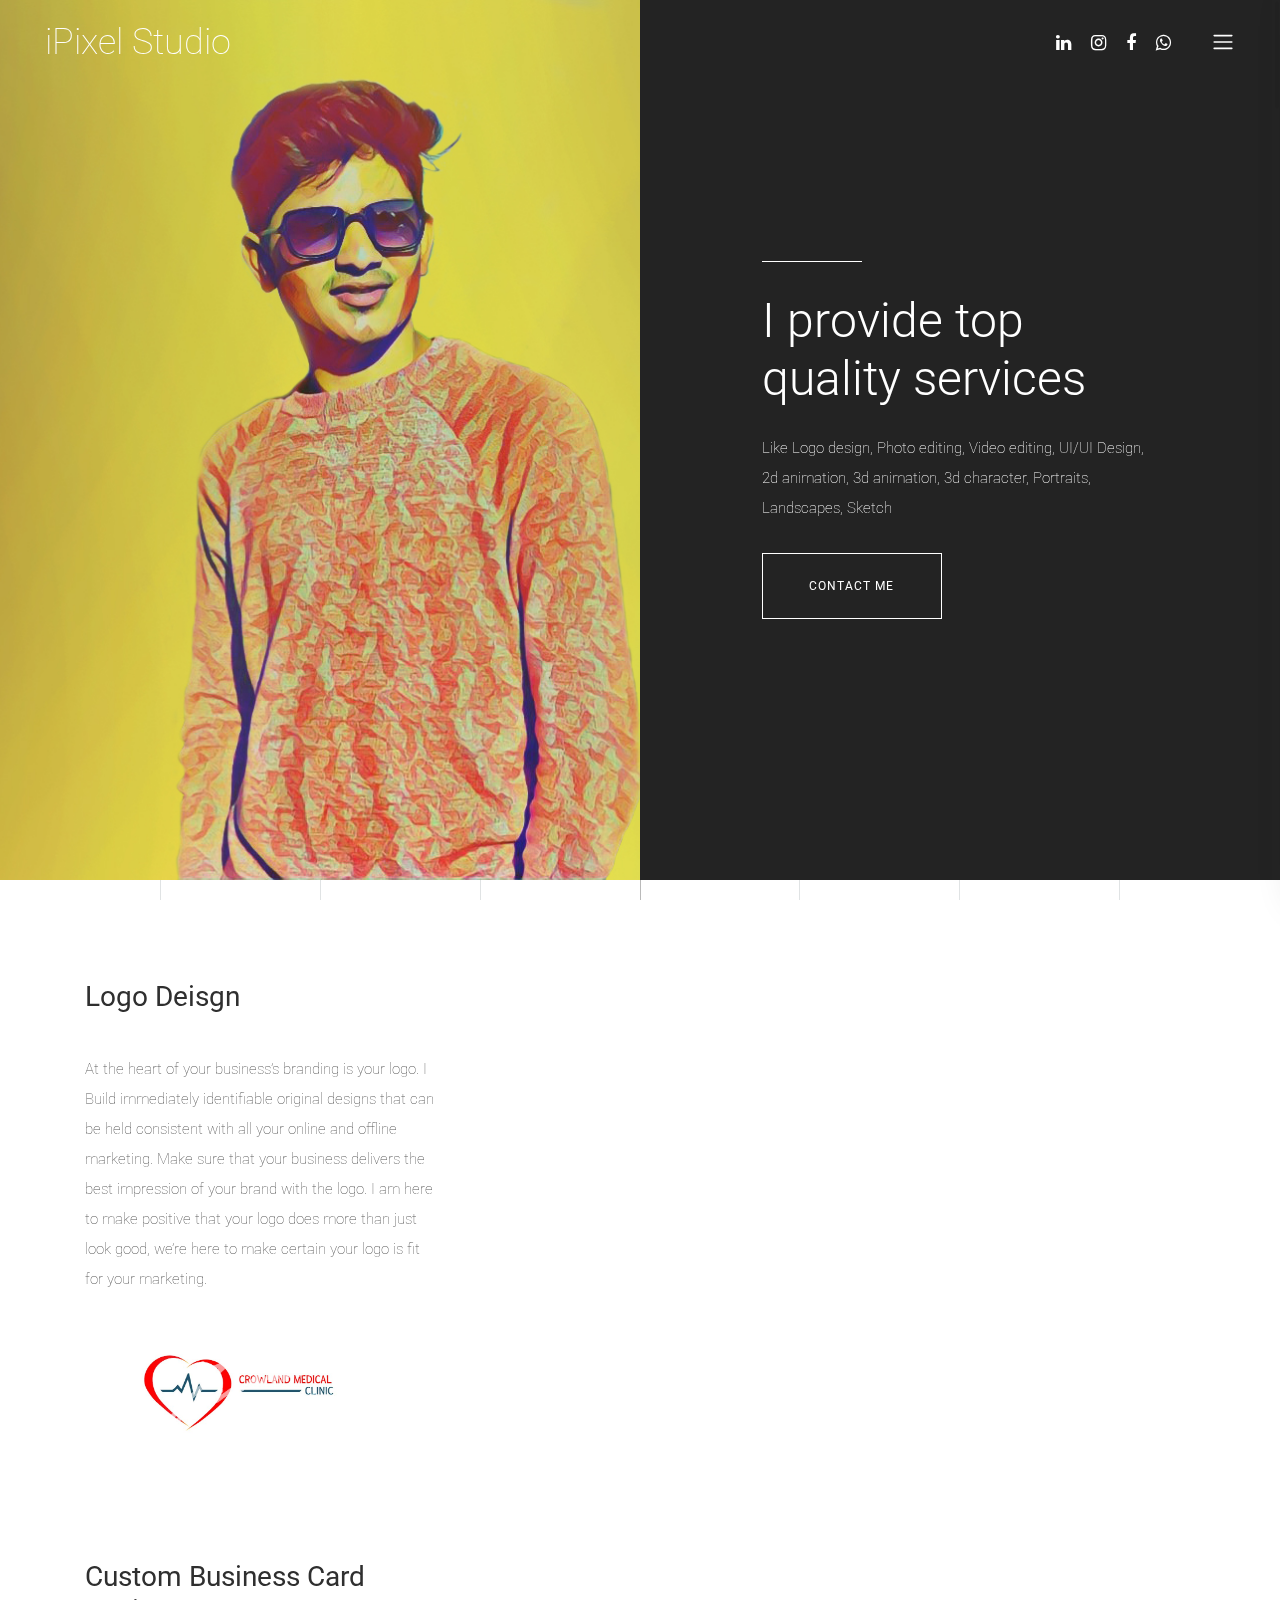
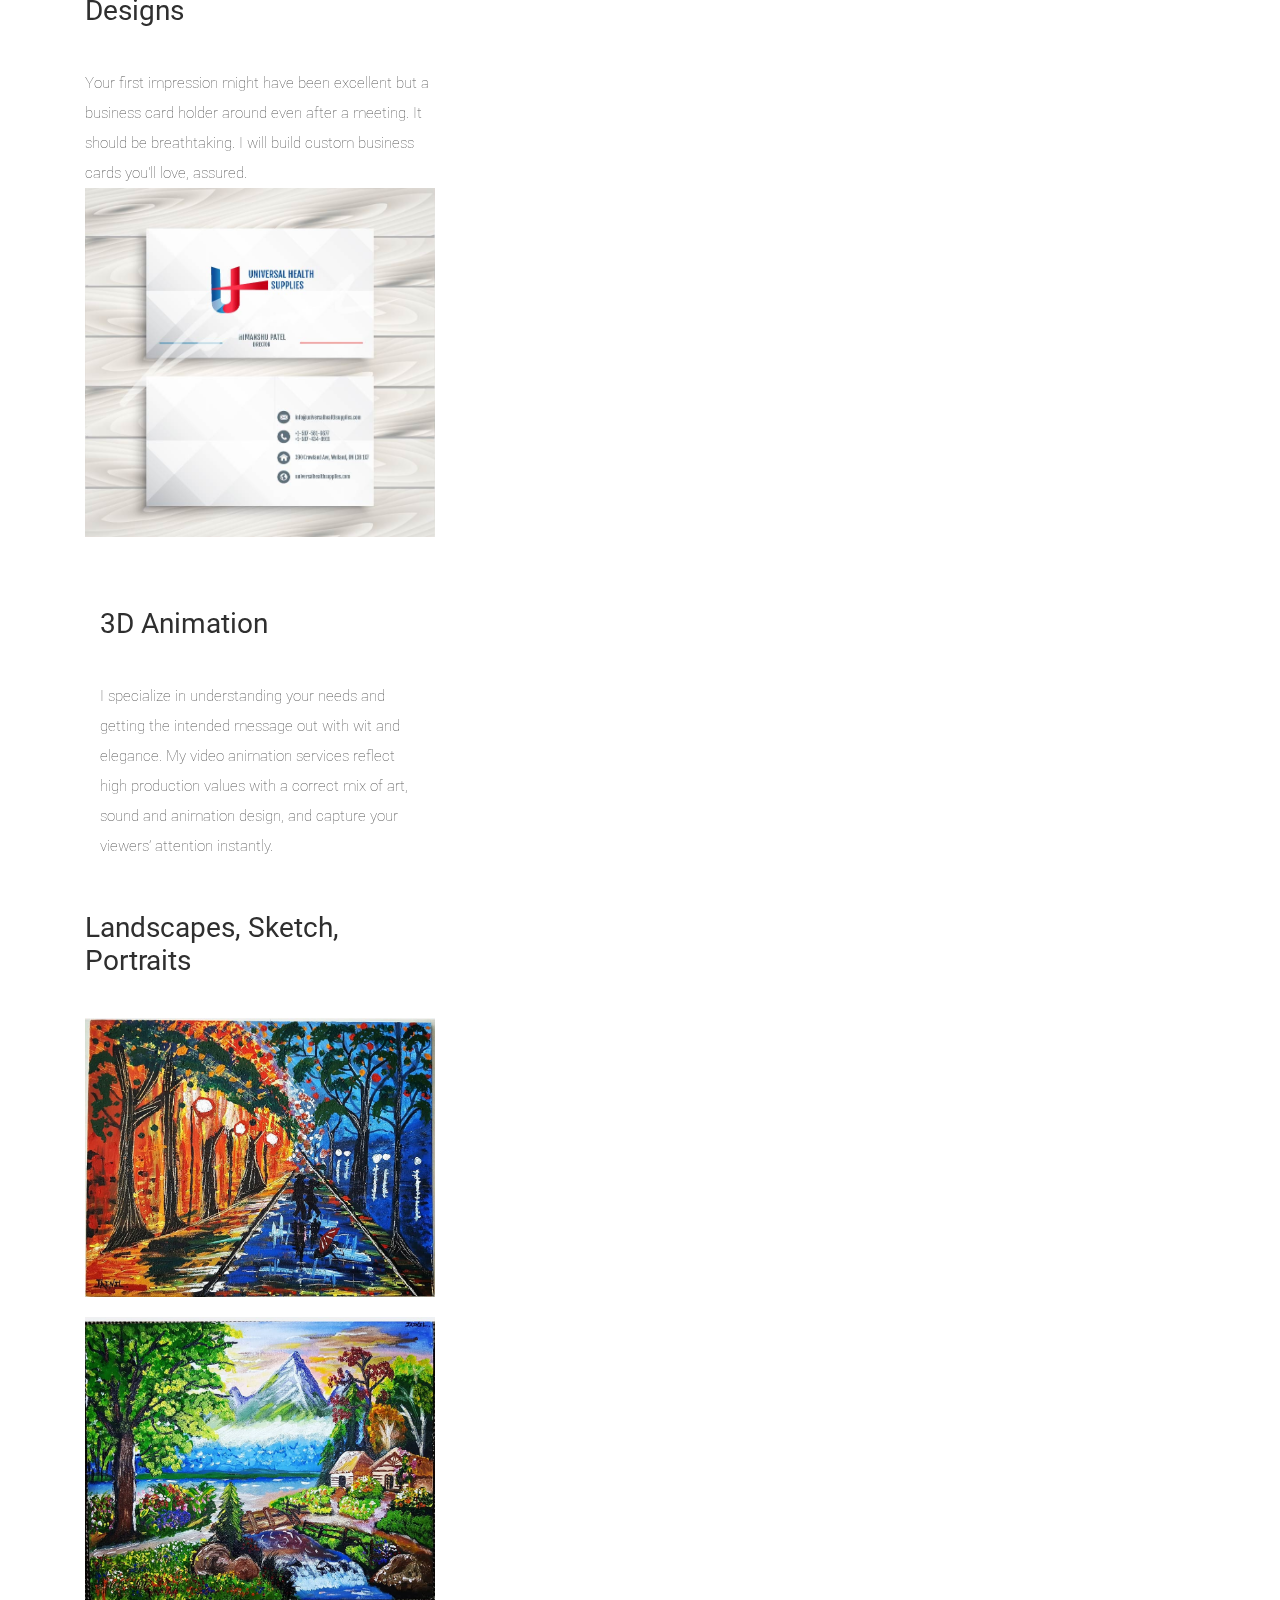
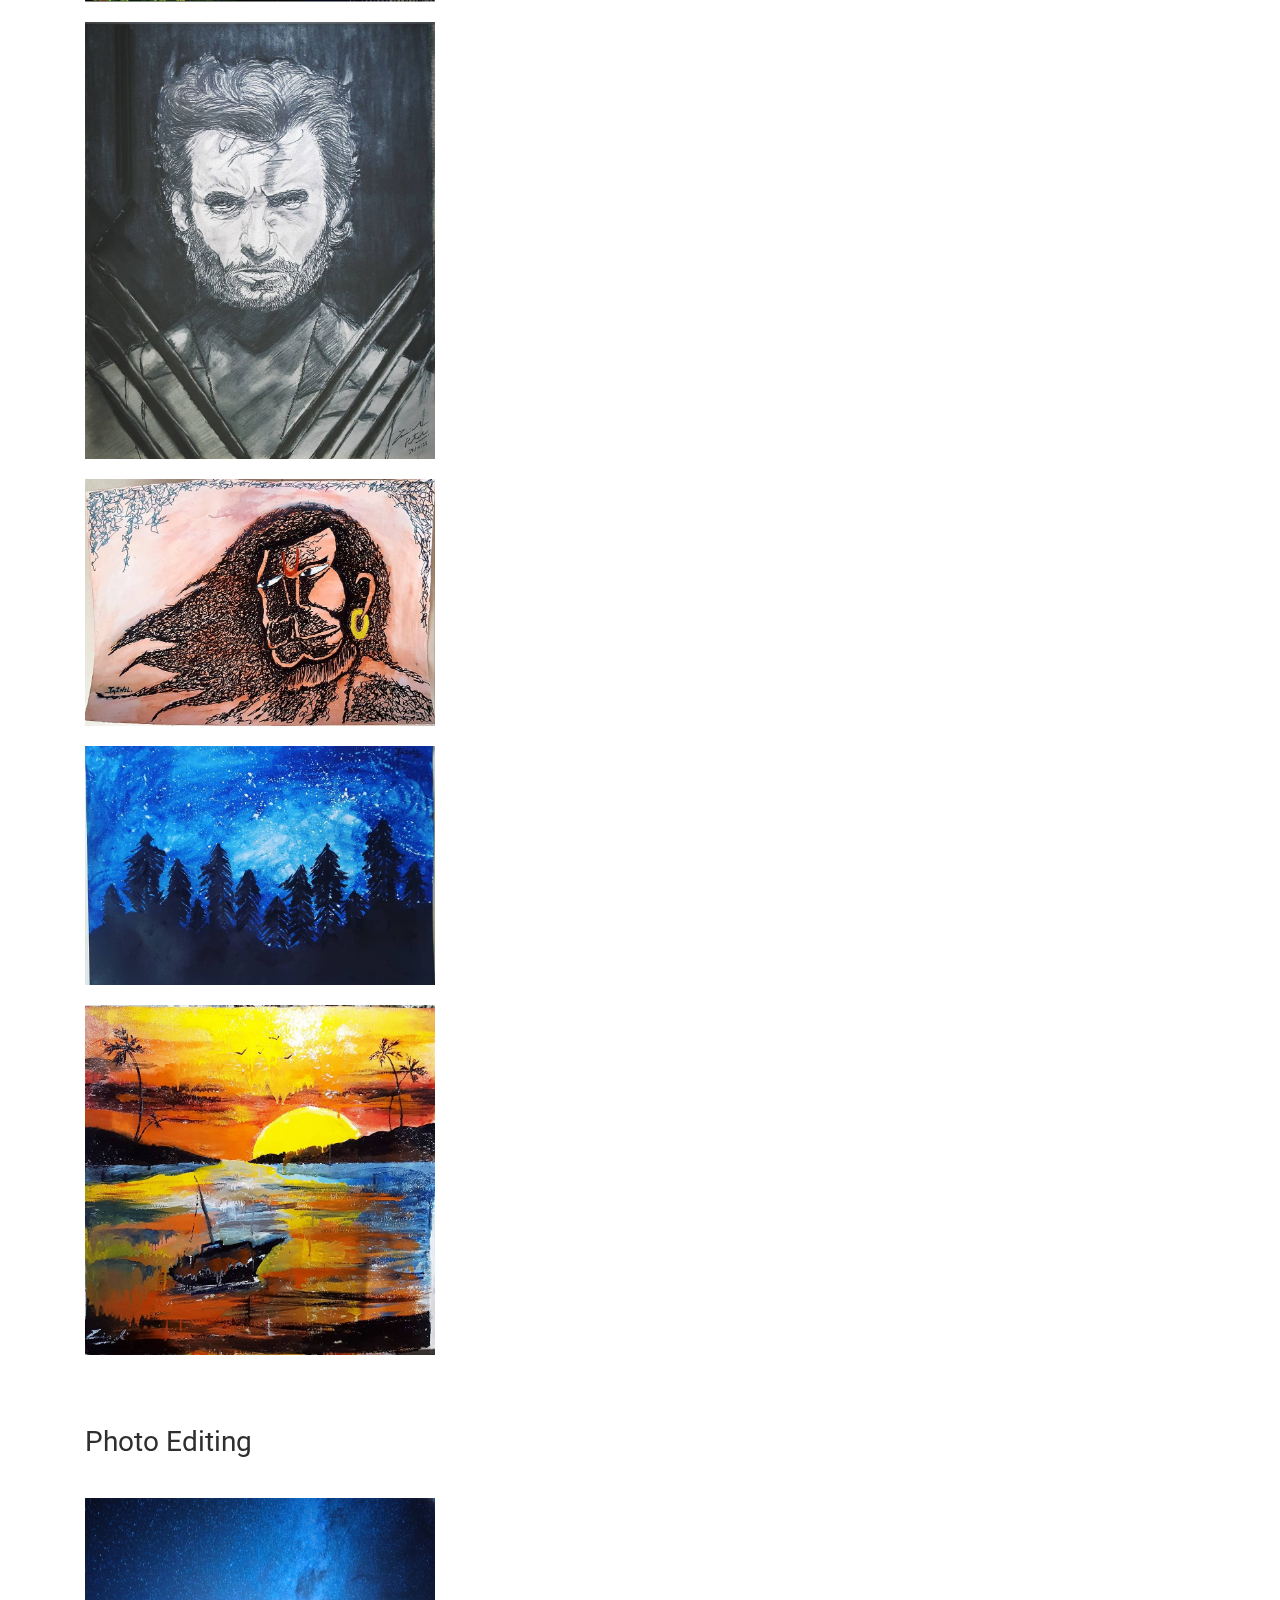
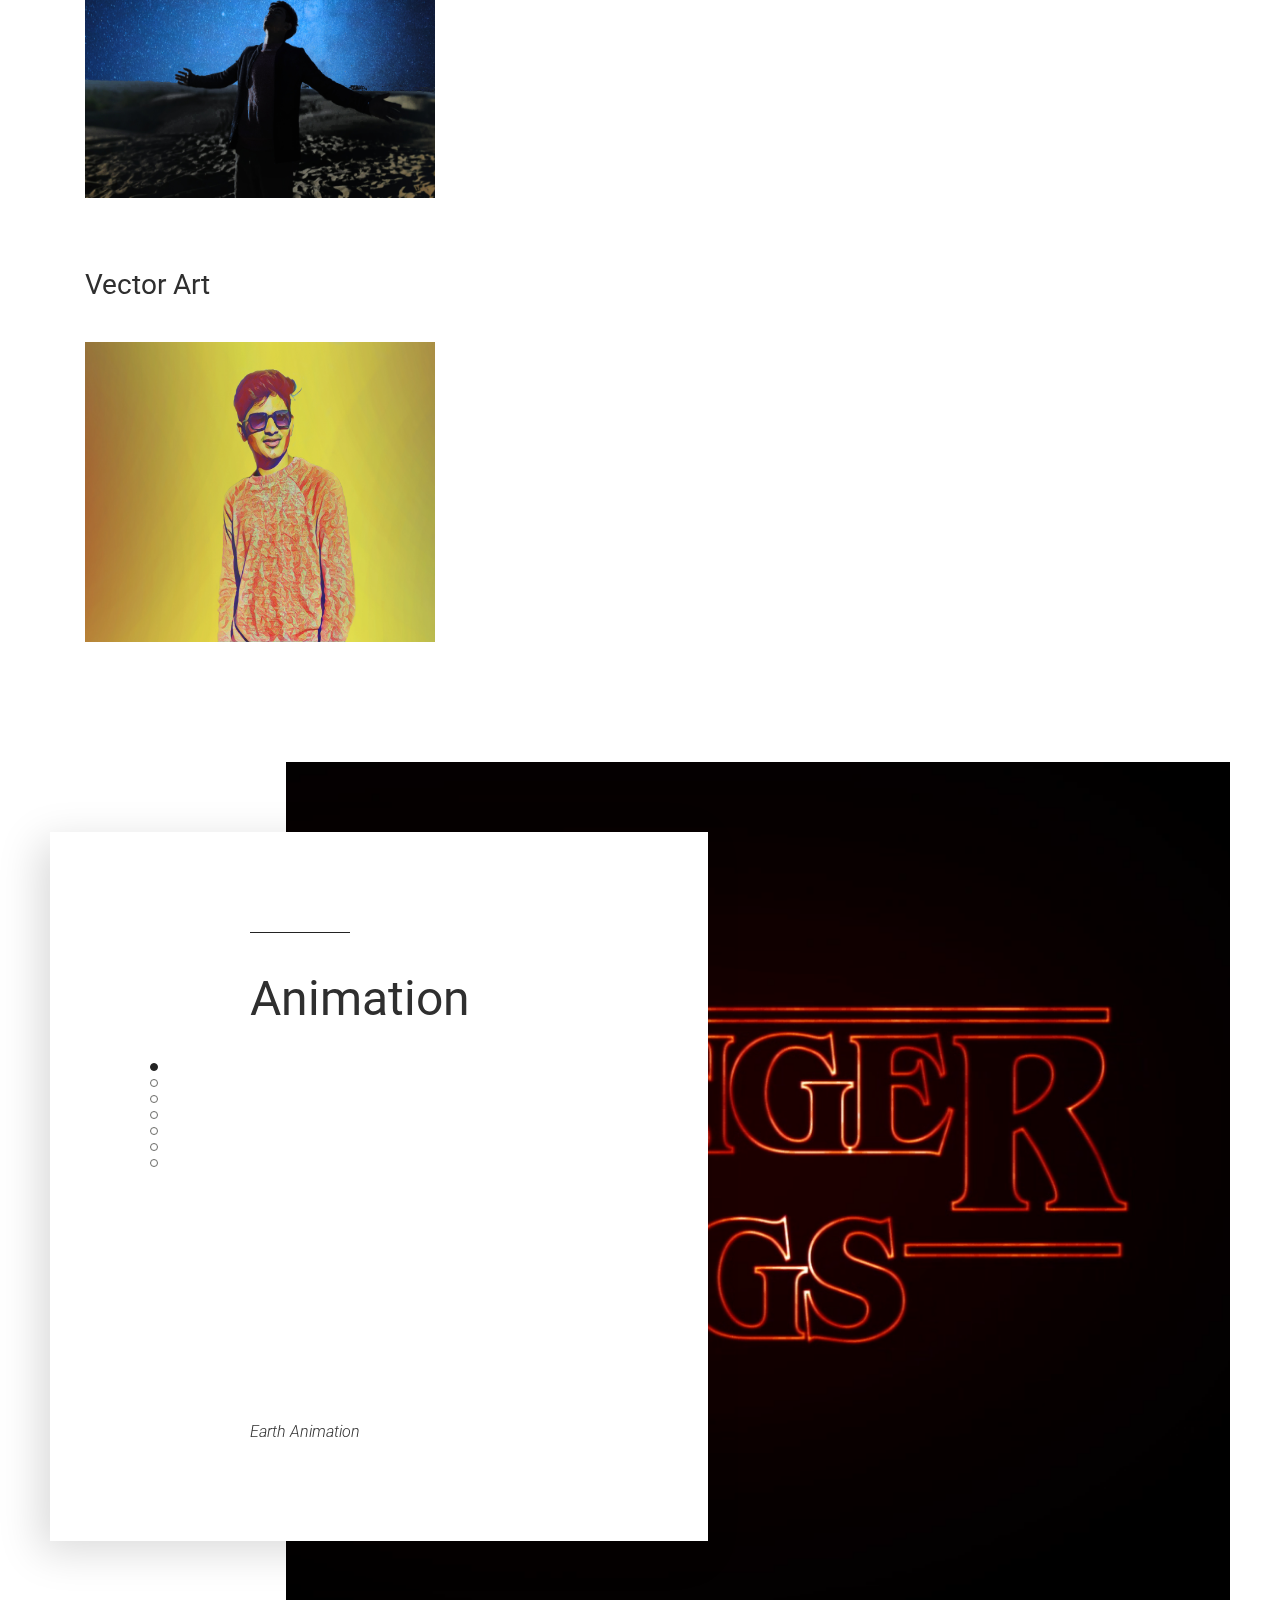
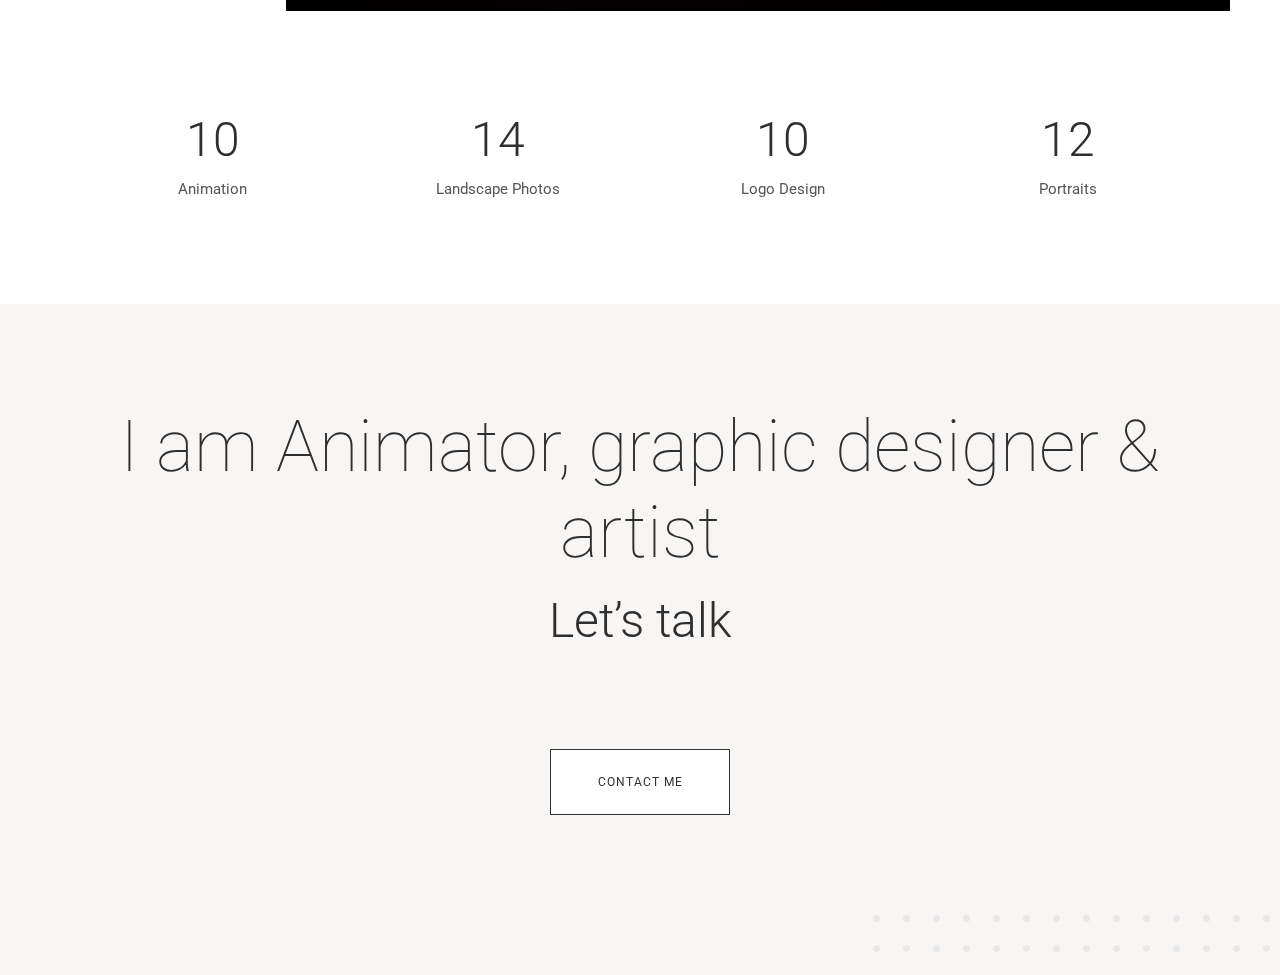
<file: services.html>
<!DOCTYPE html>
<html lang="en">

<head>
    <meta charset="UTF-8">
    <meta name="description" content="">
    <meta http-equiv="X-UA-Compatible" content="IE=edge">
    <meta name="viewport" content="width=device-width, initial-scale=1, shrink-to-fit=no">
    <!-- The above 4 meta tags *must* come first in the head; any other head content must come *after* these tags -->

    <!-- Title  -->
    <title>iPixel Studio</title>

    <!-- Favicon  -->
    <link rel="icon" href="img/core-img/jainillogo.png">

    <!-- Style CSS -->
    <link rel="stylesheet" href="style.css">
<!-- Global site tag (gtag.js) - Google Analytics -->
<script async src="https://www.googletagmanager.com/gtag/js?id=UA-165982109-1"></script>
<script>
  window.dataLayer = window.dataLayer || [];
  function gtag(){dataLayer.push(arguments);}
  gtag('js', new Date());

  gtag('config', 'UA-165982109-1');
</script>

    <script data-ad-client="ca-pub-6480063613360913" async src="https://pagead2.googlesyndication.com/pagead/js/adsbygoogle.js"></script>
    
    
    
</head>

<body>
    <!-- Preloader Start -->
    <div id="preloader">
        <div class="preload-content">
            <div id="sonar-load"></div>
        </div>
    </div>
    <!-- Preloader End -->

    <!-- Grids -->
    <div class="grids d-flex justify-content-between">
        <div class="grid1"></div>
        <div class="grid2"></div>
        <div class="grid3"></div>
        <div class="grid4"></div>
        <div class="grid5"></div>
        <div class="grid6"></div>
        <div class="grid7"></div>
        <div class="grid8"></div>
        <div class="grid9"></div>
    </div>

    <!-- ***** Main Menu Area Start ***** -->
    <div class="mainMenu d-flex align-items-center justify-content-between">
        <!-- Close Icon -->
        <div class="closeIcon">
            <i class="ti-close" aria-hidden="true"></i>
        </div>
        <!-- Logo Area -->
        <div class="logo-area">
            <a href="index.html">iPixel Studio</a>
        </div>
        <!-- Nav -->
        <div class="sonarNav">
            <nav>
                <ul>
                    <li class="nav-item active">
                        <a class="nav-link" href="index.html">Home</a>
                    </li>
                    <li class="nav-item">
                        <a class="nav-link" href="about-me.html">About Me</a>
                    </li>
                    <li class="nav-item">
                        <a class="nav-link" href="services.html">Services</a>
                    </li>
                    <li class="nav-item">
                        <a class="nav-link" href="portfolio.html">Portfolio</a>
                    </li>
                    <li class="nav-item">
                        <a class="nav-link" href="contact.html">Contact</a>
                    </li>
                    
                </ul>
            </nav>
        </div>
        <!-- Copwrite Text -->
        <div class="copywrite-text">
            
        </div>
    </div>
    <!-- ***** Main Menu Area End ***** -->

    <!-- ***** Header Area Start ***** -->
    <header class="header-area">
        <div class="container-fluid">
            <div class="row">
                <div class="col-12">
                    <div class="menu-area d-flex justify-content-between">
                        <!-- Logo Area  -->
                        <div class="logo-area">
                            <a href="index.html">iPixel Studio</a>
                        </div>

                        <div class="menu-content-area d-flex align-items-center">
                            <!-- Header Social Area -->
                            <div class="header-social-area d-flex align-items-center">
                                
                                <a href="https://www.linkedin.com/in/jainil-patel-4b9291186/" data-toggle="tooltip" data-placement="bottom" title="Linkedin"><i class="fa fa-linkedin" aria-hidden="true"></i></a>
                                <a href="https://www.instagram.com/jainil2799/" data-toggle="tooltip" data-placement="bottom" title="Instagram"><i class="fa fa-instagram" aria-hidden="true"></i></a>
                                <a href="https://www.facebook.com/jainil.patel.9889" data-toggle="tooltip" data-placement="bottom" title="Facebook"><i class="fa fa-facebook" aria-hidden="true"></i></a>
                                <a href="https://wa.link/0iaut3" data-toggle="tooltip" data-placement="bottom" title="Whatsapp"><i class="fa fa-whatsapp" aria-hidden="true"></i></a>
                            </div>
                            <!-- Menu Icon -->
                            <span class="navbar-toggler-icon" id="menuIcon"></span>
                        </div>
                    </div>
                </div>
            </div>
        </div>
    </header>
    <!-- ***** Header Area End ***** -->

    <!-- ***** Hero Area Start ***** -->
    <div class="hero-area d-flex align-items-center">
        <!-- Hero Thumbnail -->
        <div class="hero-thumbnail equalize bg-img" style="background-image: url(img/bg-img/vector%20art.jpg);"></div>
        
        <!-- Hero Content -->
        <div class="hero-content equalize">
            <div class="container-fluid h-100">
                <div class="row h-100 align-items-center justify-content-center">
                    <div class="col-12 col-md-8">
                        <div class="line"></div>
                        <h2>I provide top quality services</h2>
                        <p> Like Logo design, Photo editing, Video editing, UI/UI Design, 2d animation, 3d animation, 3d character, Portraits, Landscapes, Sketch</p>
                        <a href="contact.html" class="btn sonar-btn white-btn">contact me</a>
                    </div>
                </div>
            </div>
        </div>
    </div>
    <!-- ***** Hero Area End ***** -->

    <!-- ***** Services Area Start ***** -->
    <div class="sonar-services-area section-padding-100-50">
        <div class="container">
            <div class="row">
                <!-- Single Services Area -->
                <div class="col-12 col-md-6 col-lg-4">
                    <div class="single-services-area wow fadeInUp" data-wow-delay="300ms">
                        <h4><b>Logo Deisgn</b></h4>
                        <p>At the heart of your business’s branding is your logo. I Build immediately identifiable original designs that can be held consistent with all your online and offline marketing. Make sure that your business delivers the best impression of your brand with the logo. I am here to make positive that your logo does more than just look good, we’re here to make certain your logo is fit for your marketing.</p>
                        <img src="img/core-img/crowland-medical1.jpg"                       
                    </div>
                </div>
                <!-- Single Services Area -->
                <div class="col-18 col-md-30 col-lg-15">
                    <div class="single-services-area wow fadeInUp" data-wow-delay="10ms">
                        
                        <h4><b>Custom Business Card Designs</b></h4>
                        
                        <p>Your first impression might have been excellent but a business card holder around even after a meeting. It should be breathtaking. I will build custom business cards you'll love, assured.</p>
                        <img src="img/core-img/UHS%20business%20card%201.jpg"   
                    </div>
                </div>
                <!-- Single Services Area -->
                <div class="col-18 col-md-30 col-lg-12">
                    <div class="single-services-area wow fadeInUp" data-wow-delay="900ms">
            
                        <h4><b>3D Animation</b></h4>
                        <p>I specialize in understanding your needs and getting the intended message out with wit and elegance. My video animation services reflect high production values with a correct mix of art, sound and animation design, and capture your viewers’ attention instantly.</p>
                        
                    </div>
                </div>
                <!-- Single Services Area -->
                <div class="col-18 col-md-16 col-lg-14">
                    <div class="single-services-area wow fadeInUp" data-wow-delay="300ms">
                        <h4><b>Landscapes, Sketch, Portraits</b></h4>
                        
                        <img src="img/portfolio-img/28753969_587276484938946_7935339257776832512_n.jpg" alt="">
                        <img src="img/portfolio-img/29715674_191085878343011_1555540668170895360_n.jpg" alt="">
                        <img src="img/portfolio-img/43411649_2208489362770297_399662018451210240_n.jpg" alt="">
                        <img src="img/portfolio-img/35575195_1686959374765443_6510627743028215808_n.jpg" alt="">
                        <img src="img/portfolio-img/28433565_152784798736370_8011814152664252416_n.jpg" alt="">
                        <img src="img/portfolio-img/42003733_2592923560721368_314093303408623616_n.jpg" alt="">
                        
                        
                        
                    </div>
                </div>
                <!-- Single Services Area -->
                <div class="col-15 col-md-16 col-lg-14">
                    <div class="single-services-area wow fadeInUp" data-wow-delay="600ms">
                        <h4><b>Photo Editing</b></h4>
                        <img style="max-width:550px; width: 100%; height: 300px" src="img/portfolio-img/00100trPORTRAIT_00100_BURST20200216082843036_COVER-03.jpeg" alt="">
                        
                    </div>
                </div>
                
                      <!-- Single Services Area -->
                <div class="col-15 col-md-16 col-lg-14">
                    <div class="single-services-area wow fadeInUp" data-wow-delay="600ms">
                        <h4><b>Vector Art</b></h4>
                        <img style="max-width:550px; width: 100%; height: 300px" src="img/bg-img/vector%20art.jpg" alt="">
                        
                    </div>
                </div>
                    
                    </div>
                </div>
            </div>
        </div>
    </div>
    <!-- ***** Services Area End ***** -->

    <div class="sonar-testimonials-area bg-img" style="background-image: url(img/bg-img/Annotation%202020-05-06%20025110.png);">
        <div class="container-fluid">
            <div class="row">
                <div class="col-12 col-md-10 col-lg-7">
                    <div class="testimonial-content bg-white">
                        <div class="section-heading text-left">
                            <div class="line"></div>
                            <h2><b>Animation</b></h2>
                        </div>

                        <div class="testimonial-slides owl-carousel">

                            <div class="single-tes-slide">
                                <iframe style="max-width:550px; width: 100%; height: 300px" width="480" height="265" src="https://www.youtube.com/embed/W-IL8fyNQ94" frameborder="0" allow="accelerometer; autoplay; encrypted-media; gyroscope; picture-in-picture" allowfullscreen></iframe>
                                <h6>Earth Animation</h6>
                            </div>

                            <div class="single-tes-slide">
                                 <iframe style="max-width:550px; width: 100%; height: 300px" width="480" height="265" src="https://www.youtube.com/embed/DE_cxO81LV8" frameborder="0" allow="accelerometer; autoplay; encrypted-media; gyroscope; picture-in-picture" allowfullscreen></iframe>
                                <h6>Wellness First</h6>
                            </div>

                            <div class="single-tes-slide">
                                <iframe style="max-width:550px; width: 100%; height: 300px" width="480" height="265" src="https://www.youtube.com/embed/ye6hIkSCcmY" frameborder="0" allow="accelerometer; autoplay; encrypted-media; gyroscope; picture-in-picture" allowfullscreen></iframe>
                                <h6>Stranger Things</h6>
                            </div>

                            <div class="single-tes-slide">
                                <iframe style="max-width:550px; width: 100%; height: 300px" width="480" height="265" src="https://www.youtube.com/embed/26HXf1Q64-w" frameborder="0" allow="accelerometer; autoplay; encrypted-media; gyroscope; picture-in-picture" allowfullscreen></iframe>
                                <h6>Thor </h6>
                            </div>

                           

                            <div class="single-tes-slide">
                                 <iframe style="max-width:550px; width: 100%; height: 300px" width="480" height="265" src="https://www.youtube.com/embed/ibYarFXHw_Q" frameborder="0" allow="accelerometer; autoplay; encrypted-media; gyroscope; picture-in-picture" allowfullscreen></iframe>
                                <h6>Sun </h6>
                            </div>

                            <div class="single-tes-slide">
                                 <iframe style="max-width:550px; width: 100%; height: 300px" width="480" height="265" src="https://www.youtube.com/embed/rNUZQUukGgo" frameborder="0" allow="accelerometer; autoplay; encrypted-media; gyroscope; picture-in-picture" allowfullscreen></iframe>
                                <h6>Space Animation </h6>
                            </div>

                            <div class="single-tes-slide">
                                 <iframe style="max-width:550px; width: 100%; height: 300px" width="480" height="265" src="https://www.youtube.com/embed/V0l-pxypxZY" frameborder="0" allow="accelerometer; autoplay; encrypted-media; gyroscope; picture-in-picture" allowfullscreen></iframe>
                                <h6>Solar System</h6>
                            </div>

                        </div>
                    </div>
                </div>
            </div>
        </div>
    </div>

    <div class="cool-facts-area section-padding-100-0">
        <div class="container">
            <div class="row align-items-center">
                <!-- Single Cool Fact-->
                <div class="col-12 col-sm-6 col-lg-3">
                    <div class="single-cool-fact-area text-center mb-100 wow fadeInUpBig" data-wow-delay="250ms">
                        
                        <h2><span class="counter">10</span></h2>
                        <p><b>Animation</b></p>
                    </div>
                </div>
                <!-- Single Cool Fact-->
                <div class="col-12 col-sm-6 col-lg-3">
                    <div class="single-cool-fact-area text-center mb-100 wow fadeInUpBig" data-wow-delay="500ms">
                       
                        <h2><span class="counter">14</span></h2>
                        <p><b>Landscape Photos</b></p>
                    </div>
                </div>
                <!-- Single Cool Fact-->
                <div class="col-12 col-sm-6 col-lg-3">
                    <div class="single-cool-fact-area text-center mb-100 wow fadeInUpBig" data-wow-delay="750ms">
                        
                        <h2><span class="counter">10</span></h2>
                        <p><b>Logo Design</b></p>
                    </div>
                </div>
                <!-- Single Cool Fact-->
                <div class="col-12 col-sm-6 col-lg-3">
                    <div class="single-cool-fact-area text-center mb-100 wow fadeInUpBig" data-wow-delay="1000ms">
                        
                        <h2><span class="counter">12</span></h2>
                        <p><b>Portraits</b></p>
                    </div>
                </div>
            </div>
        </div>
    </div>

    <!-- ***** Call to Action Area Start ***** -->
    <div class="sonar-call-to-action-area bg-gray section-padding-100">
        <div class="container">
            <div class="row">
                <div class="col-12">
                    <div class="call-to-action-content">
                        <h2>I am Animator, graphic designer & artist</h2>
                        <h5>Let’s talk</h5>
                        <a href="contact.html" class="btn sonar-btn mt-100">contact me</a>
                    </div>
                </div>
            </div>
        </div>
    </div>
    <!-- ***** Call to Action Area End ***** -->

    <!-- ***** Footer Area Start ***** -->
    <footer class="footer-area bg-gray">
        <!-- back end content -->
        <div class="backEnd-content">
            <img class="dots" src="img/core-img/dots.png" alt="">
            <h2></h2>
        </div>
        
        <div class="container">
            <div class="row">
                <div class="col-12">
                    <!-- Copywrite Text -->
                    <div class="copywrite-text">
                       
                    </div>
                </div>
            </div>
        </div>
    </footer>
    <!-- ***** Footer Area End ***** -->

    <!-- jQuery (Necessary for All JavaScript Plugins) -->
    <script src="js/jquery/jquery-2.2.4.min.js"></script>
    <!-- Popper js -->
    <script src="js/popper.min.js"></script>
    <!-- Bootstrap js -->
    <script src="js/bootstrap.min.js"></script>
    <!-- Plugins js -->
    <script src="js/plugins.js"></script>
    <!-- Active js -->
    <script src="js/active.js"></script>

</body>

</html>
</file>
<file: style.css>
/* [ -- Master Stylesheet -- ] */
/* ----------------------------------------------------------
:: Template Name: Sonar - Photography Template
:: Author: Colorlib
:: Author URL: https://colorlib.com
:: Version: 1.0
:: Created: March 09, 2018
:: Last Updated: March 09, 2018
---------------------------------------------------------- */
/* Variables */
/* mixin */
/* :: Import Fonts */
@import url("https://fonts.googleapis.com/css?family=Roboto:100,300,400,500,700");
/* :: Import All CSS */
@import url(css/bootstrap.min.css);
@import url(css/animate.css);
@import url(css/owl.carousel.css);
@import url(css/magnific-popup.css);
@import url(css/font-awesome.min.css);
@import url(css/themify-icons.css);
/* :: Base CSS */
* {
  margin: 0;
  padding: 0; }

body {
  font-family: "Roboto", sans-serif; }

h1,
h2,
h3,
h4,
h5,
h6 {
  color: #2f2f2f;
  font-weight: 300; }

p {
  color: #565656;
  font-size: 15px;
  line-height: 2;
  font-weight: 100; }

a {
  -webkit-transition-duration: 500ms;
  transition-duration: 500ms;
  text-decoration: none;
  outline: none;
  font-size: 14px;
  font-weight: 700; }
  a:hover, a:focus {
    -webkit-transition-duration: 500ms;
    transition-duration: 500ms;
    text-decoration: none;
    outline: none;
    font-size: 12px;
    font-weight: 400; }

#preloader {
  display: -webkit-box;
  display: -ms-flexbox;
  display: flex;
  -webkit-box-align: center;
  -ms-flex-align: center;
  -ms-grid-row-align: center;
  align-items: center;
  -webkit-box-pack: center;
  -ms-flex-pack: center;
  justify-content: center;
  background-color: #232323;
  position: fixed;
  width: 100%;
  height: 100%;
  z-index: 1000000; }

#sonar-load {
  width: 70px;
  height: 70px;
  border-radius: 50%;
  border: 3px;
  border-style: solid;
  border-color: transparent;
  border-top-color: #f8f5f5;
  -webkit-animation: sonar 2400ms linear infinite;
  animation: sonar 2400ms linear infinite;
  z-index: 999; }
  #sonar-load:before {
    content: "";
    position: absolute;
    top: 7.5px;
    left: 7.5px;
    right: 7.5px;
    bottom: 7.5px;
    border-radius: 50%;
    border: 3px;
    border-style: solid;
    border-color: transparent;
    border-top-color: #f8f5f5;
    -webkit-animation: sonar 2700ms linear infinite;
    animation: sonar 2700ms linear infinite; }
  #sonar-load:after {
    content: "";
    position: absolute;
    top: 20px;
    left: 20px;
    right: 20px;
    bottom: 20px;
    border-radius: 50%;
    border: 3px;
    border-style: solid;
    border-color: transparent;
    border-top-color: #f8f5f5;
    -webkit-animation: sonar 1800ms linear infinite;
    animation: sonar 1800ms linear infinite; }

@-webkit-keyframes sonar {
  0% {
    -webkit-transform: rotate(0deg);
    transform: rotate(0deg); }
  100% {
    -webkit-transform: rotate(360deg);
    transform: rotate(360deg); } }
@keyframes sonar {
  0% {
    -webkit-transform: rotate(0deg);
    transform: rotate(0deg); }
  100% {
    -webkit-transform: rotate(360deg);
    transform: rotate(360deg); } }
ul,
ol {
  margin: 0; }
  ul li,
  ol li {
    list-style: none; }

img {
  height: auto;
  max-width: 100%; }

.sonar-table {
  display: table;
  z-index: 9;
  position: absolute;
  width: 100%;
  height: 100%;
  margin: 0; }

.sonar-table-cell {
  display: table-cell;
  vertical-align: middle; }

.mt-15 {
  margin-top: 15px; }

.mt-30 {
  margin-top: 30px; }

.mt-50 {
  margin-top: 50px; }

.mt-70 {
  margin-top: 70px; }

.mt-100 {
  margin-top: 100px; }

.mb-15 {
  margin-bottom: 15px; }

.mb-30 {
  margin-bottom: 30px; }

.mb-50 {
  margin-bottom: 50px; }

.ml-15 {
  margin-left: 15px; }

.ml-30 {
  margin-left: 30px; }

.mr-15 {
  margin-right: 15px; }

.mr-30 {
  margin-right: 30px; }

.mb-70 {
  margin-bottom: 70px; }

.mb-100 {
  margin-bottom: 100px; }

.mt-230 {
  margin-top: 230px; }
  @media only screen and (max-width: 767px) {
    .mt-230 {
      margin-top: 100px; } }

.bg-img {
  background-position: center center;
  background-size: cover;
  background-repeat: no-repeat; }

.bg-transparent {
  background-color: transparent; }

.font-bold {
  font-weight: 700; }

.font-light {
  font-weight: 300; }

.height-500 {
  height: 500px !important; }

.height-600 {
  height: 600px !important; }

.height-700 {
  height: 700px !important; }

.height-800 {
  height: 800px !important; }

.mfp-wrap {
  z-index: 100000; }

.mfp-image-holder .mfp-close,
.mfp-iframe-holder .mfp-close {
  color: #ffffff;
  right: -30px;
  padding-right: 0;
  width: 30px;
  height: 30px;
  line-height: 25px;
  text-align: center;
  border: 2px solid #ffffff;
  border-radius: 50%;
  top: 10px; }

#scrollUp {
  background-color: #232323;
  border-radius: 50%;
  bottom: 60px;
  right: 60px;
  box-shadow: 0 2px 6px 0 rgba(0, 0, 0, 0.3);
  color: #ffffff;
  font-size: 30px;
  height: 70px;
  text-align: center;
  width: 70px;
  line-height: 66px;
  -webkit-transition-duration: 500ms;
  transition-duration: 500ms; }
  #scrollUp:hover {
    background-color: #192a56; }
  @media only screen and (min-width: 768px) and (max-width: 991px) {
    #scrollUp {
      bottom: 30px;
      right: 30px;
      height: 50px;
      width: 50px;
      line-height: 46px; } }
  @media only screen and (max-width: 767px) {
    #scrollUp {
      bottom: 30px;
      right: 30px;
      height: 50px;
      width: 50px;
      line-height: 46px; } }

.section-padding-100 {
  padding: 100px 0; }

.section-padding-50 {
  padding: 50px 0; }

.section-padding-50-0 {
  padding: 50px 0 0 0; }

.section-padding-100-70 {
  padding: 100px 0 70px; }

.section-padding-100-50 {
  padding: 100px 0 50px; }

.section-padding-100-0 {
  padding: 100px 0 0; }

.section-padding-0-100 {
  padding: 0 0 100px; }

.section-padding-100-20 {
  padding: 100px 0 20px 0; }

.bg-gray {
  background-color: #f8f5f5; }

.nicescroll-rails {
  z-index: 999999 !important; }

.section-heading {
  text-align: center;
  margin-bottom: 80px;
  position: relative;
  z-index: 1; }
  .section-heading .line {
    width: 100px;
    height: 1px;
    background-color: #232323;
    margin-bottom: 30px;
    display: block; }
  .section-heading h2 {
    font-size: 48px;
    margin-bottom: 0;
    font-weight: 100;
    line-height: 1.5; }
    .section-heading h2 span {
      font-weight: 400; }
    @media only screen and (min-width: 768px) and (max-width: 991px) {
      .section-heading h2 {
        font-size: 36px; } }
    @media only screen and (max-width: 767px) {
      .section-heading h2 {
        font-size: 30px; } }

.sonar-btn {
  position: relative;
  z-index: 1;
  min-width: 180px;
  height: 66px;
  border: 1px solid;
  border-color: #2f2f2f;
  text-transform: uppercase;
  color: #2f2f2f;
  font-size: 12px;
  letter-spacing: 1px;
  border-radius: 0;
  line-height: 64px;
  padding: 0;
  background-color: #ffffff; }
  .sonar-btn:hover, .sonar-btn:focus {
    background-color: #2f2f2f;
    font-size: 12px;
    color: #ffffff; }
  .sonar-btn.white-btn {
    border-color: #ffffff;
    color: #ffffff;
    background-color: transparent; }
    .sonar-btn.white-btn:hover, .sonar-btn.white-btn:focus {
      background-color: #ffffff;
      color: #2f2f2f; }
  .sonar-btn.btn-2 {
    background-color: #2f2f2f;
    font-size: 12px;
    color: #ffffff; }
  .sonar-btn.btn-3 {
    background-color: #232323;
    color: #ffffff; }
    .sonar-btn.btn-3::before {
      position: absolute;
      width: 100%;
      height: 100%;
      background-color: transparent;
      border: 1px solid;
      border-color: #232323;
      right: -6px;
      bottom: -6px;
      content: '';
      z-index: -100; }
    .sonar-btn.btn-3:hover, .sonar-btn.btn-3:focus {
      background-color: #232323;
      color: #ffffff; }

.bg-overlay {
  position: relative;
  z-index: 1; }
  .bg-overlay::after {
    position: absolute;
    z-index: -1;
    top: 0;
    left: 0;
    width: 100%;
    height: 100%;
    background-color: #2f2f2f;
    opacity: 0.85;
    content: ''; }

.bg-overlay-black {
  position: relative;
  z-index: 1; }
  .bg-overlay-black::after {
    position: absolute;
    z-index: 1;
    top: 0;
    left: 0;
    width: 100%;
    height: 100%;
    background-color: #000;
    opacity: 0.85;
    content: ''; }

.bg-overlay-white {
  position: relative;
  z-index: 1; }
  .bg-overlay-white::after {
    position: absolute;
    z-index: -2;
    top: 0;
    left: 0;
    width: 100%;
    height: 100%;
    background-color: rgba(230, 241, 255, 0.5);
    content: ''; }

.slide-background-overlay {
  position: relative;
  z-index: 1;
  bottom: 0;
  left: 0;
  width: 100%;
  height: 60%; }
  .slide-background-overlay::after {
    content: '';
    position: absolute;
    height: 60%;
    width: 100%;
    z-index: -1;
    bottom: 0;
    left: 0;
    background: rgba(0, 0, 0, 0.9);
    background: -webkit-linear-gradient(bottom, rgba(0, 0, 0, 0.9) 0%, rgba(0, 0, 0, 0.1) 90%, rgba(0, 0, 0, 0) 100%);
    background: linear-gradient(to top, rgba(0, 0, 0, 0.9) 0%, rgba(0, 0, 0, 0.1) 90%, rgba(0, 0, 0, 0) 100%); }

.grids {
  position: fixed;
  width: 100%;
  height: 100%;
  z-index: -1; }
  .grids div {
    width: 1px;
    height: 100%;
    background-color: #e0e3e4; }
    .grids div:nth-child(5) {
      background-color: #bababa; }
    .grids div:first-child, .grids div:last-child {
      background-color: transparent; }

/* :: Header Area CSS */
.header-area {
  position: fixed;
  z-index: 995;
  top: 0;
  left: 0;
  width: 100%;
  height: auto;
  -webkit-transition-duration: 500ms;
  transition-duration: 500ms;
  background-color: transparent;
  padding: 15px 30px; }
  .header-area .logo-area a {
    color: #ffffff;
    font-size: 36px;
    font-weight: 100; }
    @media only screen and (max-width: 767px) {
      .header-area .logo-area a {
        font-size: 24px; } }
  .header-area .menu-content-area .header-social-area {
    margin-right: 30px; }
    .header-area .menu-content-area .header-social-area a {
      font-size: 18px;
      padding: 0 10px;
      color: #ffffff; }
      @media only screen and (max-width: 767px) {
        .header-area .menu-content-area .header-social-area a {
          padding: 0 5px;
          font-size: 14px; } }
    @media only screen and (max-width: 767px) {
      .header-area .menu-content-area .header-social-area {
        margin-right: 15px; } }
  .header-area.sticky {
    background-color: #232323; }
  @media only screen and (max-width: 767px) {
    .header-area {
      padding: 10px 0; } }

.navbar-toggler-icon {
  background-image: url("data:image/svg+xml;charset=utf8,%3Csvg viewBox='0 0 30 30' xmlns='http://www.w3.org/2000/svg'%3E%3Cpath stroke='rgba(255, 255, 255, 1)' stroke-width='2' stroke-linecap='round' stroke-miterlimit='10' d='M4 7h22M4 15h22M4 23h22'/%3E%3C/svg%3E");
  cursor: pointer; }

.mainMenu {
  position: fixed;
  width: 480px;
  height: 100%;
  top: 0;
  right: -500px;
  background-color: #232323;
  z-index: 99999;
  text-align: center;
  -webkit-box-orient: vertical;
  -webkit-box-direction: normal;
  -ms-flex-direction: column;
  flex-direction: column;
  padding: 50px 15px;
  -webkit-transition-duration: 800ms;
  transition-duration: 800ms;
  box-shadow: 0 0 40px rgba(0, 0, 0, 0.2); }
  .mainMenu .closeIcon {
    position: absolute;
    right: 50px;
    top: 50px;
    z-index: 9;
    color: #ffffff;
    font-size: 20px;
    cursor: pointer;
    -webkit-transition-duration: 750ms;
    transition-duration: 750ms; }
    .mainMenu .closeIcon:hover {
      -webkit-transform: rotate(180deg);
      transform: rotate(180deg); }
    @media only screen and (max-width: 767px) {
      .mainMenu .closeIcon {
        right: 30px;
        top: 30px; } }
  .mainMenu .logo-area a {
    color: #ffffff;
    font-size: 30px;
    display: block;
    font-weight: 100; }
    @media only screen and (max-width: 767px) {
      .mainMenu .logo-area a {
        font-size: 24px; } }
  .mainMenu .copywrite-text p {
    margin-bottom: 0;
    color: #ffffff; }
    @media only screen and (max-width: 767px) {
      .mainMenu .copywrite-text p {
        font-size: 14px; } }
  .mainMenu .copywrite-text a {
    font-weight: 100;
    color: #ffffff; }
    .mainMenu .copywrite-text a:hover, .mainMenu .copywrite-text a:focus {
      font-size: 14px; }
  .mainMenu .nav-link {
    color: #ffffff;
    font-size: 18px;
    position: relative;
    z-index: 1;
    font-weight: 300;
    padding: 12px 15px; }
    @media only screen and (max-width: 767px) {
      .mainMenu .nav-link {
        font-size: 14px;
        padding: 10px; } }
    .mainMenu .nav-link::after {
      content: '';
      bottom: 0;
      width: 30px;
      height: 1px;
      background-color: rgba(255, 255, 255, 0.5);
      left: 50%;
      -webkit-transform: translateX(-50%);
      transform: translateX(-50%);
      position: absolute;
      z-index: 5;
      -webkit-transition-duration: 500ms;
      transition-duration: 500ms; }
    .mainMenu .nav-link:hover::after, .mainMenu .nav-link:focus::after {
      width: 70px;
      background-color: white; }
  @media only screen and (min-width: 992px) and (max-width: 1199px) {
    .mainMenu {
      padding: 30px 15px; } }
  @media only screen and (min-width: 768px) and (max-width: 991px) {
    .mainMenu {
      padding: 30px 15px; } }
  @media only screen and (max-width: 767px) {
    .mainMenu {
      padding: 15px;
      width: 300px; } }

/* :: Menu Open CSS */
.menu-open .mainMenu {
  right: 0; }

/* :: Hero Slides Area CSS */
.hero-slides .single-hero-slide {
  height: 950px;
  position: relative;
  z-index: 1;
  padding: 0 40px 100px;
  -webkit-transition-duration: 800ms;
  transition-duration: 800ms;
  overflow: visible;
  cursor: pointer; }
  .hero-slides .single-hero-slide .hero-slides-content {
    position: relative;
    z-index: 1;
    -webkit-transform: translateY(75%);
    transform: translateY(75%);
    -webkit-transition-duration: 800ms;
    transition-duration: 800ms;
    bottom: 0; }
    .hero-slides .single-hero-slide .hero-slides-content .line {
      width: 100px;
      height: 1px;
      background-color: #ffffff;
      margin-bottom: 30px;
      display: block; }
    .hero-slides .single-hero-slide .hero-slides-content h2 {
      color: #ffffff;
      font-weight: 100; }
    .hero-slides .single-hero-slide .hero-slides-content p {
      color: #ffffff;
      margin-bottom: 0;
      -webkit-transition-duration: 500ms;
      transition-duration: 500ms;
      margin-top: 140px; }
  .hero-slides .single-hero-slide:hover .hero-slides-content {
    -webkit-transform: translateY(0%);
    transform: translateY(0%); }
  .hero-slides .single-hero-slide:hover p {
    margin-top: 40px; }
  @media only screen and (min-width: 992px) and (max-width: 1199px) {
    .hero-slides .single-hero-slide {
      height: 800px; } }
  @media only screen and (min-width: 768px) and (max-width: 991px) {
    .hero-slides .single-hero-slide {
      height: 700px; } }
  @media only screen and (max-width: 767px) {
    .hero-slides .single-hero-slide {
      height: 550px; } }
.hero-slides .owl-dots {
  position: absolute;
  left: 50px;
  bottom: 50px; }
  .hero-slides .owl-dots .owl-dot {
    width: 8px;
    height: 8px;
    border: 1px solid #6a6a67;
    margin: 0 5px;
    border-radius: 50%;
    display: inline-block; }
    .hero-slides .owl-dots .owl-dot.active {
      border: 1px solid #ffffff;
      background-color: #ffffff; }

/* :: Portfolio Area CSS */
.portfolio-area {
  overflow-x: hidden; }
  .portfolio-area .portfolio-title h2 {
    font-size: 56px;
    text-align: center;
    font-weight: 100; }
    .portfolio-area .portfolio-title h2 span {
      font-weight: 400; }
    @media only screen and (min-width: 768px) and (max-width: 991px) {
      .portfolio-area .portfolio-title h2 {
        font-size: 36px; } }
    @media only screen and (max-width: 767px) {
      .portfolio-area .portfolio-title h2 {
        font-size: 30px; } }

.single-portfolio-item {
  position: relative;
  z-index: 1; }
  .single-portfolio-item .backend-content .dots {
    position: absolute;
    z-index: -1;
    top: -100px;
    left: -150px; }
  .single-portfolio-item .backend-content h2 {
    position: absolute;
    font-size: 230px;
    color: #f0f0f0;
    z-index: -10;
    top: -170px;
    right: 40%; }
    @media only screen and (min-width: 992px) and (max-width: 1199px) {
      .single-portfolio-item .backend-content h2 {
        font-size: 170px;
        top: -120px; } }
    @media only screen and (min-width: 768px) and (max-width: 991px) {
      .single-portfolio-item .backend-content h2 {
        font-size: 80px;
        top: -50px; } }
    @media only screen and (max-width: 767px) {
      .single-portfolio-item .backend-content h2 {
        font-size: 80px;
        top: -50px; } }
  .single-portfolio-item .portfolio-meta {
    padding-top: 30px; }
    .single-portfolio-item .portfolio-meta p {
      font-weight: 500;
      font-size: 14px;
      margin-bottom: 5px; }
    .single-portfolio-item .portfolio-meta h2 {
      font-size: 30px; }
      @media only screen and (max-width: 767px) {
        .single-portfolio-item .portfolio-meta h2 {
          font-size: 24px; } }
  .single-portfolio-item.portfolio-item-2 .backend-content .dots {
    position: absolute;
    z-index: -1;
    top: 0;
    left: auto;
    right: -150px; }
  .single-portfolio-item.portfolio-item-3 .backend-content .dots {
    top: 0;
    left: -200px;
    right: auto;
    -webkit-transform: rotate(90deg);
    transform: rotate(90deg); }
  .single-portfolio-item.portfolio-item-3 .backend-content h2 {
    top: -180px;
    left: 30%;
    right: auto; }
    @media only screen and (min-width: 992px) and (max-width: 1199px) {
      .single-portfolio-item.portfolio-item-3 .backend-content h2 {
        top: -130px; } }
    @media only screen and (min-width: 768px) and (max-width: 991px) {
      .single-portfolio-item.portfolio-item-3 .backend-content h2 {
        top: -90px;
        font-size: 100px; } }
    @media only screen and (max-width: 767px) {
      .single-portfolio-item.portfolio-item-3 .backend-content h2 {
        top: -70px; } }
  @media only screen and (max-width: 767px) {
    .single-portfolio-item.portfolio-item-3 {
      margin-bottom: 100px; } }
  .single-portfolio-item.portfolio-item-4 {
    top: -220px; }
    .single-portfolio-item.portfolio-item-4 .backend-content .dots {
      top: auto;
      bottom: -130px;
      left: 70%;
      right: auto;
      -webkit-transform: rotate(90deg);
      transform: rotate(90deg); }
    @media only screen and (max-width: 767px) {
      .single-portfolio-item.portfolio-item-4 {
        top: 0;
        margin-bottom: 100px; } }
  .single-portfolio-item.portfolio-item-5 {
    top: -450px;
    height: 0; }
    @media only screen and (max-width: 767px) {
      .single-portfolio-item.portfolio-item-5 {
        top: 0;
        height: auto;
        margin-bottom: 100px; } }
    @media only screen and (min-width: 768px) and (max-width: 991px) {
      .single-portfolio-item.portfolio-item-5 {
        top: -230px; } }
  .single-portfolio-item.portfolio-item-6 {
    top: 0;
    height: 0; }
    @media only screen and (max-width: 767px) {
      .single-portfolio-item.portfolio-item-6 {
        height: auto;
        margin-bottom: 100px; } }
  .single-portfolio-item.portfolio-item-7 {
    margin-top: 50px; }
    .single-portfolio-item.portfolio-item-7 .backend-content .dots {
      position: absolute;
      z-index: -1;
      top: auto;
      bottom: 0;
      left: auto;
      right: -150px; }
    .single-portfolio-item.portfolio-item-7 .backend-content h2 {
      top: -180px;
      left: 30%;
      right: auto; }
      @media only screen and (min-width: 992px) and (max-width: 1199px) {
        .single-portfolio-item.portfolio-item-7 .backend-content h2 {
          top: -100px; } }
      @media only screen and (max-width: 767px) {
        .single-portfolio-item.portfolio-item-7 .backend-content h2 {
          top: -60px; } }

/* :: Call to Action Area CSS */
.call-to-action-content {
  text-align: center; }
  .call-to-action-content h2 {
    font-weight: 100;
    font-size: 72px;
    margin-bottom: 15px; }
    @media only screen and (min-width: 992px) and (max-width: 1199px) {
      .call-to-action-content h2 {
        font-size: 55px; } }
    @media only screen and (min-width: 768px) and (max-width: 991px) {
      .call-to-action-content h2 {
        font-size: 36px; } }
    @media only screen and (max-width: 767px) {
      .call-to-action-content h2 {
        font-size: 30px; } }
  .call-to-action-content h5 {
    font-size: 48px;
    margin-bottom: 0; }
    @media only screen and (min-width: 768px) and (max-width: 991px) {
      .call-to-action-content h5 {
        font-size: 30px; } }
    @media only screen and (max-width: 767px) {
      .call-to-action-content h5 {
        font-size: 24px; } }

.sonar-call-to-action-area {
  position: relative;
  z-index: 1;
  overflow: hidden; }
  .sonar-call-to-action-area .backEnd-content h2 {
    position: absolute;
    font-size: 230px;
    color: #f0f0f0;
    z-index: -1;
    top: -30px;
    left: -3%; }
    @media only screen and (min-width: 992px) and (max-width: 1199px) {
      .sonar-call-to-action-area .backEnd-content h2 {
        font-size: 170px;
        top: 0; } }
    @media only screen and (min-width: 768px) and (max-width: 991px) {
      .sonar-call-to-action-area .backEnd-content h2 {
        font-size: 150px;
        top: 0; } }
    @media only screen and (max-width: 767px) {
      .sonar-call-to-action-area .backEnd-content h2 {
        font-size: 100px; } }

/* :: Footer CSS */
.footer-area {
  position: relative;
  z-index: 1;
  overflow: hidden; }
  .footer-area .copywrite-text {
    padding: 30px;
    text-align: center; }
    .footer-area .copywrite-text p {
      font-weight: 300;
      margin-bottom: 0; }
    .footer-area .copywrite-text a {
      color: #565656;
      font-weight: 300;
      font-size: 15px; }
      .footer-area .copywrite-text a:hover, .footer-area .copywrite-text a:focus {
        font-size: 15px; }
  .footer-area .backEnd-content .dots {
    position: absolute;
    right: -50px;
    top: 0;
    z-index: -1; }
  .footer-area .backEnd-content h2 {
    position: absolute;
    font-size: 230px;
    color: #f0f0f0;
    z-index: -1;
    top: -50px;
    left: -50px; }
    @media only screen and (min-width: 992px) and (max-width: 1199px) {
      .footer-area .backEnd-content h2 {
        font-size: 170px; } }
    @media only screen and (min-width: 768px) and (max-width: 991px) {
      .footer-area .backEnd-content h2 {
        font-size: 120px;
        top: 0; } }
    @media only screen and (max-width: 767px) {
      .footer-area .backEnd-content h2 {
        font-size: 80px;
        top: 0;
        left: -30px; } }

/* :: Hero Area CSS */
.hero-area {
  background-color: #232323;
  position: relative;
  z-index: 1;
  overflow: hidden;
  -ms-flex-wrap: wrap;
  flex-wrap: wrap; }
  .hero-area .backEnd-content .dots {
    position: absolute;
    right: -200px;
    top: 50%;
    z-index: -2;
    opacity: 0.1;
    -webkit-transform: translateY(-50%);
    transform: translateY(-50%); }
  .hero-area .hero-thumbnail,
  .hero-area .hero-content {
    -webkit-box-flex: 0;
    -ms-flex: 0 0 50%;
    flex: 0 0 50%;
    min-width: 50%;
    position: relative;
    z-index: 1; }
    @media only screen and (max-width: 767px) {
      .hero-area .hero-thumbnail,
      .hero-area .hero-content {
        -webkit-box-flex: 0;
        -ms-flex: 0 0 100%;
        flex: 0 0 100%;
        min-width: 100%; } }
  .hero-area .hero-content {
    height: 880px;
    padding: 100px 0; }
    .hero-area .hero-content .line {
      width: 100px;
      height: 1px;
      background-color: #ffffff;
      margin-bottom: 30px;
      display: block; }
    .hero-area .hero-content h2 {
      color: #ffffff;
      font-size: 48px;
      margin-bottom: 25px; }
      @media only screen and (min-width: 992px) and (max-width: 1199px) {
        .hero-area .hero-content h2 {
          font-size: 40px; } }
      @media only screen and (min-width: 768px) and (max-width: 991px) {
        .hero-area .hero-content h2 {
          font-size: 30px; } }
      @media only screen and (max-width: 767px) {
        .hero-area .hero-content h2 {
          font-size: 30px; } }
    .hero-area .hero-content p {
      color: #ffffff;
      margin-bottom: 30px; }
    .hero-area .hero-content.aboutUs {
      height: 1100px; }
      @media only screen and (max-width: 767px) {
        .hero-area .hero-content.aboutUs {
          height: auto; } }
    @media only screen and (max-width: 767px) {
      .hero-area .hero-content {
        height: auto; } }
  .hero-area .hero-thumbnail.aboutUs::before {
    position: absolute;
    width: 100%;
    height: 100px;
    bottom: 0;
    left: 0;
    background-color: #ffffff;
    content: '';
    z-index: 1; }
    @media only screen and (max-width: 767px) {
      .hero-area .hero-thumbnail.aboutUs::before {
        display: none; } }
  @media only screen and (max-width: 767px) {
    .hero-area .hero-thumbnail {
      height: 400px; } }

/* :: Service Area CSS */
.single-services-area {
  position: relative;
  z-index: 1;
  margin-bottom: 50px; }
  .single-services-area img {
    margin-bottom: 20px; }
  .single-services-area h4 {
    font-size: 28px;
    margin-bottom: 40px; }
  .single-services-area p {
    margin-bottom: 0; }

/* :: Testimonials Area CSS */
.sonar-testimonials-area {
  position: relative;
  z-index: 1;
  padding: 70px 0;
  margin: 0 50px; }
  .sonar-testimonials-area::before {
    position: absolute;
    width: 20%;
    height: 100%;
    left: 0;
    top: 0;
    background-color: #ffffff;
    content: ''; }
  .sonar-testimonials-area .testimonial-content {
    padding: 100px 80px 100px 200px;
    position: relative;
    z-index: 1;
    left: -15px;
    box-shadow: -10px 10px 40px rgba(0, 0, 0, 0.15); }
    @media only screen and (min-width: 992px) and (max-width: 1199px) {
      .sonar-testimonials-area .testimonial-content {
        padding: 100px 80px 100px 130px; } }
    @media only screen and (max-width: 767px) {
      .sonar-testimonials-area .testimonial-content {
        padding: 50px 15px 50px 15px; } }
  .sonar-testimonials-area .single-tes-slide p {
    margin-bottom: 40px;
    font-style: italic; }
  .sonar-testimonials-area .single-tes-slide h6 {
    margin-bottom: 0;
    font-style: italic; }
  .sonar-testimonials-area .owl-dots {
    position: absolute;
    top: 0;
    left: -100px;
    z-index: 10;
    -webkit-transform: translateY(-50%);
    transform: translateY(-50%); }
    .sonar-testimonials-area .owl-dots .owl-dot {
      width: 8px;
      height: 8px;
      border: 1px solid #6a6a67;
      border-radius: 50%;
      margin: 8px 0;
      display: block; }
      .sonar-testimonials-area .owl-dots .owl-dot.active {
        border-color: #232323;
        background-color: #232323; }
    @media only screen and (min-width: 992px) and (max-width: 1199px) {
      .sonar-testimonials-area .owl-dots {
        top: 20%; } }
    @media only screen and (min-width: 768px) and (max-width: 991px) {
      .sonar-testimonials-area .owl-dots {
        top: 30%; } }
    @media only screen and (max-width: 767px) {
      .sonar-testimonials-area .owl-dots {
        display: none; } }
  @media only screen and (max-width: 767px) {
    .sonar-testimonials-area {
      margin: 0 15px; } }

/* :: Portfolio Area CSS */
.sonar-projects-area {
  position: relative;
  z-index: 1;
  padding: 100px 35px 50px; }
  .sonar-projects-area .single_gallery_item {
    position: relative;
    z-index: 1;
    margin-bottom: 50px; }
    .sonar-projects-area .single_gallery_item .gallery-content {
      padding-top: 30px; }
      .sonar-projects-area .single_gallery_item .gallery-content h4 {
        margin-bottom: 10px; }
        @media only screen and (max-width: 767px) {
          .sonar-projects-area .single_gallery_item .gallery-content h4 {
            font-size: 20px; } }
      .sonar-projects-area .single_gallery_item .gallery-content p {
        margin-bottom: 0; }

.sonar-portfolio-menu {
  position: absolute;
  bottom: 40px;
  right: 0;
  width: 50%;
  z-index: 100; }
  .sonar-portfolio-menu .btn {
    padding: 5px 0;
    border: none;
    border-bottom: 2px solid;
    border-color: transparent;
    background-color: transparent;
    color: #ffffff;
    border-radius: 0;
    margin: 0 20px; }
    .sonar-portfolio-menu .btn.active {
      border-color: #ffffff; }
    .sonar-portfolio-menu .btn:hover, .sonar-portfolio-menu .btn:focus {
      box-shadow: none; }
    @media only screen and (min-width: 992px) and (max-width: 1199px) {
      .sonar-portfolio-menu .btn {
        margin: 0 10px; } }
    @media only screen and (min-width: 768px) and (max-width: 991px) {
      .sonar-portfolio-menu .btn {
        margin: 0 5px;
        font-size: 14px; } }
    @media only screen and (max-width: 767px) {
      .sonar-portfolio-menu .btn {
        margin: 0 5px;
        font-size: 14px; } }
  @media only screen and (max-width: 767px) {
    .sonar-portfolio-menu {
      width: 100%;
      bottom: 20px; } }

/* :: Blog Area CSS */
.sonar-blog-area,
.sonar-contact-area {
  position: relative;
  z-index: 1;
  overflow: hidden; }
  .sonar-blog-area .backEnd-content .dots,
  .sonar-contact-area .backEnd-content .dots {
    position: absolute;
    top: -50px;
    right: -200px; }

.single-blog-area {
  position: relative;
  z-index: 1; }
  .single-blog-area .blog-post-thumbnail {
    position: relative;
    z-index: 1; }
    .single-blog-area .blog-post-thumbnail .post-date a {
      position: absolute;
      width: 45px;
      height: auto;
      padding: 15px 10px;
      background-color: #000;
      top: -20px;
      left: 25px;
      font-weight: 100;
      color: #ffffff;
      text-align: center;
      line-height: 2;
      font-size: 15px; }
      .single-blog-area .blog-post-thumbnail .post-date a:hover, .single-blog-area .blog-post-thumbnail .post-date a:focus {
        font-weight: 100;
        font-size: 15px; }
  .single-blog-area .post-content {
    padding-top: 60px; }
    .single-blog-area .post-content .headline {
      font-size: 28px;
      margin-bottom: 5px;
      font-weight: 300;
      color: #2f2f2f; }
      .single-blog-area .post-content .headline:hover, .single-blog-area .post-content .headline:focus {
        font-weight: 300; }
    .single-blog-area .post-content .post-meta {
      margin-bottom: 50px; }
      .single-blog-area .post-content .post-meta a {
        font-size: 12px;
        font-weight: 500;
        color: #2f2f2f; }
        .single-blog-area .post-content .post-meta a:hover, .single-blog-area .post-content .post-meta a:focus {
          font-size: 12px;
          font-weight: 500; }
    .single-blog-area .post-content p {
      margin-bottom: 0; }

.search-widget-area form {
  position: relative;
  z-index: 1; }
  .search-widget-area form input {
    width: 100%;
    height: 42px;
    font-size: 12px;
    font-style: italic;
    border: none;
    border-radius: 0;
    border-bottom: 2px solid #f3f4fa;
    padding: 0 15px;
    background-color: transparent; }
  .search-widget-area form button {
    width: 50px;
    height: 42px;
    background-color: #232323;
    color: #ffffff;
    font-size: 16px;
    border: none;
    position: absolute;
    top: 0;
    right: 0;
    z-index: 10; }

.sonar-catagories-widget-area h6 {
  margin-bottom: 15px; }
.sonar-catagories-widget-area .catagories-menu li a {
  padding: 10px 0 10px 40px;
  font-size: 12px;
  font-weight: 300;
  color: #565656;
  display: block; }

.latest-news-widget-area h6 {
  margin-bottom: 25px; }
.latest-news-widget-area .widget-single-blog-post {
  margin-bottom: 30px; }
  .latest-news-widget-area .widget-single-blog-post .widget-post-content a {
    font-size: 15px;
    color: #2f2f2f;
    margin-bottom: 5px;
    font-weight: 300; }
    .latest-news-widget-area .widget-single-blog-post .widget-post-content a:hover, .latest-news-widget-area .widget-single-blog-post .widget-post-content a:focus {
      font-size: 15px;
      font-weight: 300; }
  .latest-news-widget-area .widget-single-blog-post .widget-post-content p {
    font-size: 12px;
    margin-bottom: 0; }

/* :: Contact Area CSS */
.contact-form h2 {
  font-size: 72px;
  margin-bottom: 15px;
  font-weight: 100; }
  @media only screen and (min-width: 992px) and (max-width: 1199px) {
    .contact-form h2 {
      font-size: 55px; } }
  @media only screen and (min-width: 768px) and (max-width: 991px) {
    .contact-form h2 {
      font-size: 36px; } }
  @media only screen and (max-width: 767px) {
    .contact-form h2 {
      font-size: 30px; } }
.contact-form h4 {
  font-size: 48px;
  margin-bottom: 80px; }
  @media only screen and (min-width: 768px) and (max-width: 991px) {
    .contact-form h4 {
      font-size: 30px; } }
  @media only screen and (max-width: 767px) {
    .contact-form h4 {
      font-size: 24px; } }
.contact-form .form-group {
  margin-bottom: 30px; }
.contact-form .form-control {
  width: 100%;
  height: 60px;
  padding: 0 15px;
  border: none;
  border-bottom: 1px solid;
  border-color: #c0c0c0;
  border-radius: 0;
  font-size: 12px;
  font-style: italic;
  color: #2f2f2f;
  background-color: transparent; }
  .contact-form .form-control:focus, .contact-form .form-control:hover {
    box-shadow: none; }
.contact-form textarea {
  margin-bottom: 50px; }
  .contact-form textarea.form-control {
    height: 220px;
    padding: 15px; }

.map-area {
  position: relative;
  z-index: 1;
  margin: 0 50px; }
  .map-area #googleMap {
    width: 100%;
    height: 540px; }
    @media only screen and (max-width: 767px) {
      .map-area #googleMap {
        height: 400px; } }
  @media only screen and (max-width: 767px) {
    .map-area {
      margin: 0 20px; } }

/* :: About Area CSS */
.sonar-about-us-area {
  position: relative;
  z-index: 1;
  padding: 120px 0;
  overflow: hidden; }
  .sonar-about-us-area::after {
    content: "";
    width: 50%;
    height: 100%;
    top: 0;
    left: 0;
    background-color: #ffffff;
    position: absolute;
    z-index: -5; }
  .sonar-about-us-area.second-part {
    position: relative;
    padding: 120px 0; }
    .sonar-about-us-area.second-part::after {
      content: "";
      width: 50%;
      height: 100%;
      top: 0;
      left: auto;
      right: 0;
      background-color: #ffffff;
      position: absolute;
      z-index: -5; }
  .sonar-about-us-area .about-us-content {
    padding: 15px 100px 100px;
    margin-left: 100px; }
    @media only screen and (min-width: 992px) and (max-width: 1199px) {
      .sonar-about-us-area .about-us-content {
        padding: 15px 30px 100px;
        margin-left: 50px; } }
    @media only screen and (min-width: 768px) and (max-width: 991px) {
      .sonar-about-us-area .about-us-content {
        margin-left: 0; } }
    @media only screen and (max-width: 767px) {
      .sonar-about-us-area .about-us-content {
        margin-left: 0;
        padding: 15px 20px 100px; } }
  .sonar-about-us-area .backEnd-content h2 {
    position: absolute;
    font-size: 230px;
    color: #f0f0f0;
    z-index: -1;
    top: -130px;
    left: -10%; }
    @media only screen and (min-width: 992px) and (max-width: 1199px) {
      .sonar-about-us-area .backEnd-content h2 {
        font-size: 170px;
        top: -90px; } }
    @media only screen and (min-width: 768px) and (max-width: 991px) {
      .sonar-about-us-area .backEnd-content h2 {
        font-size: 100px;
        top: -30px;
        left: -5%; } }
    @media only screen and (max-width: 767px) {
      .sonar-about-us-area .backEnd-content h2 {
        font-size: 60px;
        top: 0; } }
  .sonar-about-us-area.second-part {
    overflow: hidden; }
    .sonar-about-us-area.second-part .about-us-content {
      padding: 100px;
      margin-left: 0;
      margin-right: 100px; }
      @media only screen and (min-width: 992px) and (max-width: 1199px) {
        .sonar-about-us-area.second-part .about-us-content {
          margin-right: 0; } }
      @media only screen and (min-width: 768px) and (max-width: 991px) {
        .sonar-about-us-area.second-part .about-us-content {
          margin-right: 0; } }
      @media only screen and (max-width: 767px) {
        .sonar-about-us-area.second-part .about-us-content {
          margin-right: 0;
          padding: 100px 20px 70px; } }
    .sonar-about-us-area.second-part .backEnd-content h2 {
      top: -100px;
      left: auto;
      right: -50px; }
      @media only screen and (min-width: 768px) and (max-width: 991px) {
        .sonar-about-us-area.second-part .backEnd-content h2 {
          font-size: 100px;
          top: 0;
          left: auto;
          right: 0; } }

/* :: Shortcode Area CSS */
.elements-title h2 {
  text-transform: capitalize;
  font-size: 48px;
  margin-bottom: 100px; }
  @media only screen and (min-width: 768px) and (max-width: 991px) {
    .elements-title h2 {
      font-size: 30px; } }
  @media only screen and (max-width: 767px) {
    .elements-title h2 {
      font-size: 28px; } }

/* Accordians */
.single-accordion.panel {
  background-color: #ffffff;
  border: 0 solid transparent;
  border-radius: 4px;
  box-shadow: 0 0 0 transparent;
  margin-bottom: 15px; }
.single-accordion:last-of-type {
  margin-bottom: 0; }
.single-accordion h6 {
  margin-bottom: 0;
  text-transform: uppercase; }
  .single-accordion h6 a {
    background-color: #1d1d1d;
    border-radius: 0;
    color: #ffffff;
    display: block;
    margin: 0;
    padding: 20px 60px 20px 20px;
    position: relative;
    font-size: 14px;
    text-transform: capitalize;
    font-weight: 500; }
    .single-accordion h6 a span {
      font-size: 10px;
      position: absolute;
      right: 20px;
      text-align: center;
      top: 24px; }
      .single-accordion h6 a span.accor-open {
        opacity: 0;
        -ms-filter: "progid:DXImageTransform.Microsoft.Alpha(Opacity=0)";
        filter: alpha(opacity=0); }
    .single-accordion h6 a.collapsed {
      background-color: #2f2f2f;
      color: #ffffff; }
      .single-accordion h6 a.collapsed span.accor-close {
        opacity: 0;
        -ms-filter: "progid:DXImageTransform.Microsoft.Alpha(Opacity=0)";
        filter: alpha(opacity=0); }
      .single-accordion h6 a.collapsed span.accor-open {
        opacity: 1;
        -ms-filter: "progid:DXImageTransform.Microsoft.Alpha(Opacity=100)";
        filter: alpha(opacity=100); }
.single-accordion .accordion-content {
  border-top: 0 solid transparent;
  box-shadow: none; }
  .single-accordion .accordion-content p {
    padding: 20px 15px 5px;
    margin-bottom: 0; }

/* Cool Facts CSS */
.single-cool-fact-area {
  text-align: center; }
  .single-cool-fact-area i {
    font-size: 100px;
    color: #2f2f2f;
    margin-bottom: 30px;
    display: block; }
  .single-cool-fact-area img {
    margin-bottom: 30px; }
  .single-cool-fact-area h2 {
    font-size: 48px;
    margin-bottom: 5px; }
  .single-cool-fact-area p {
    margin-bottom: 0; }

/* Barfiller */
.single_progress_bar {
  margin-bottom: 20px; }
  .single_progress_bar:last-of-type {
    margin-bottom: 0; }
  .single_progress_bar p {
    margin-bottom: 0; }
  .single_progress_bar .barfiller {
    background-color: #e0e0e0;
    border: none;
    border-radius: 0;
    box-shadow: none;
    height: 2px;
    margin-bottom: 5px;
    position: relative;
    width: 100%; }
    .single_progress_bar .barfiller .fill {
      display: block;
      position: relative;
      width: 0px;
      height: 100%;
      background-color: #1d1d1d;
      z-index: 1; }
    .single_progress_bar .barfiller .tip {
      margin-top: 10px;
      font-size: 14px;
      left: 0px;
      position: absolute;
      z-index: 2;
      background-color: #1d1d1d;
      color: #ffffff;
      width: 60px;
      height: 32px;
      text-align: center;
      line-height: 32px; }
    .single_progress_bar .barfiller .tipWrap {
      display: none; }

.single-pie-bar p {
  margin-bottom: 0;
  font-weight: 300;
  color: #2f2f2f; }
@media only screen and (max-width: 767px) {
  .single-pie-bar {
    margin-bottom: 30px; } }

/* The end */

/*# sourceMappingURL=style.css.map */
</file>
